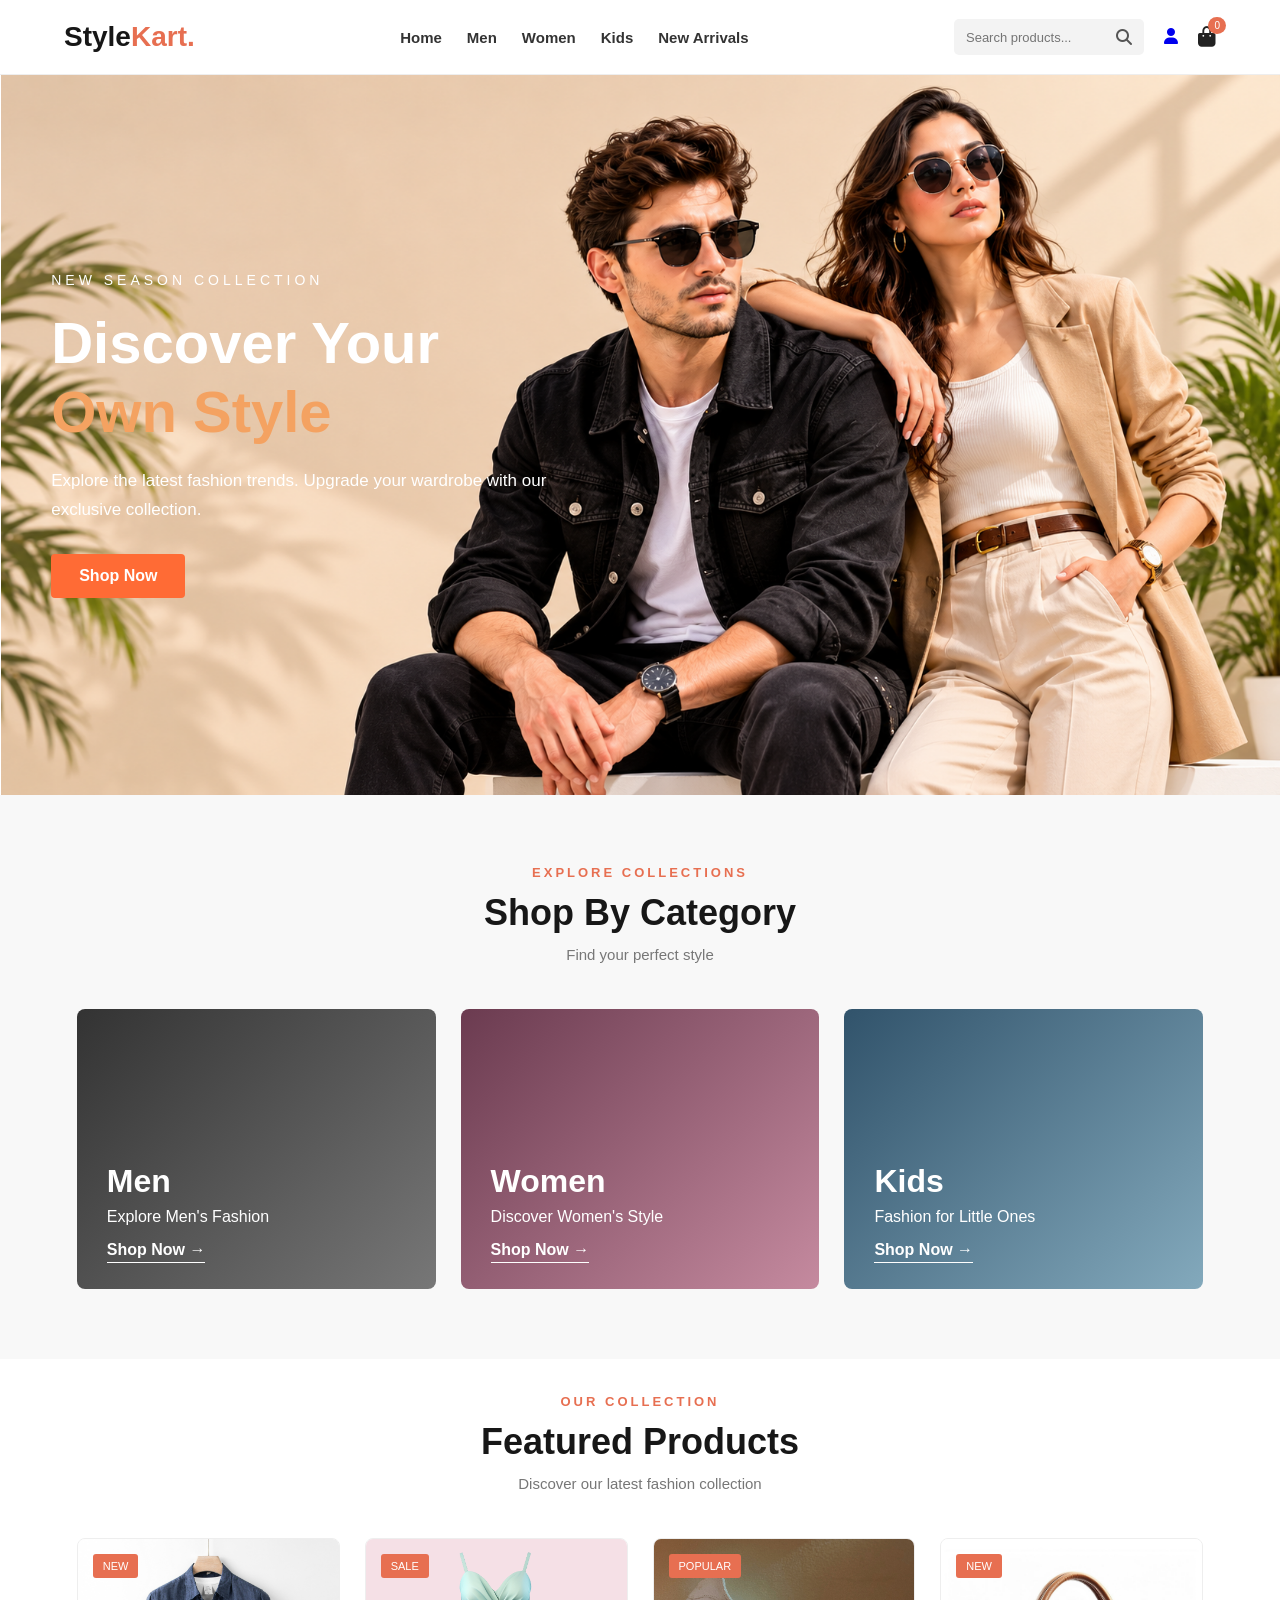
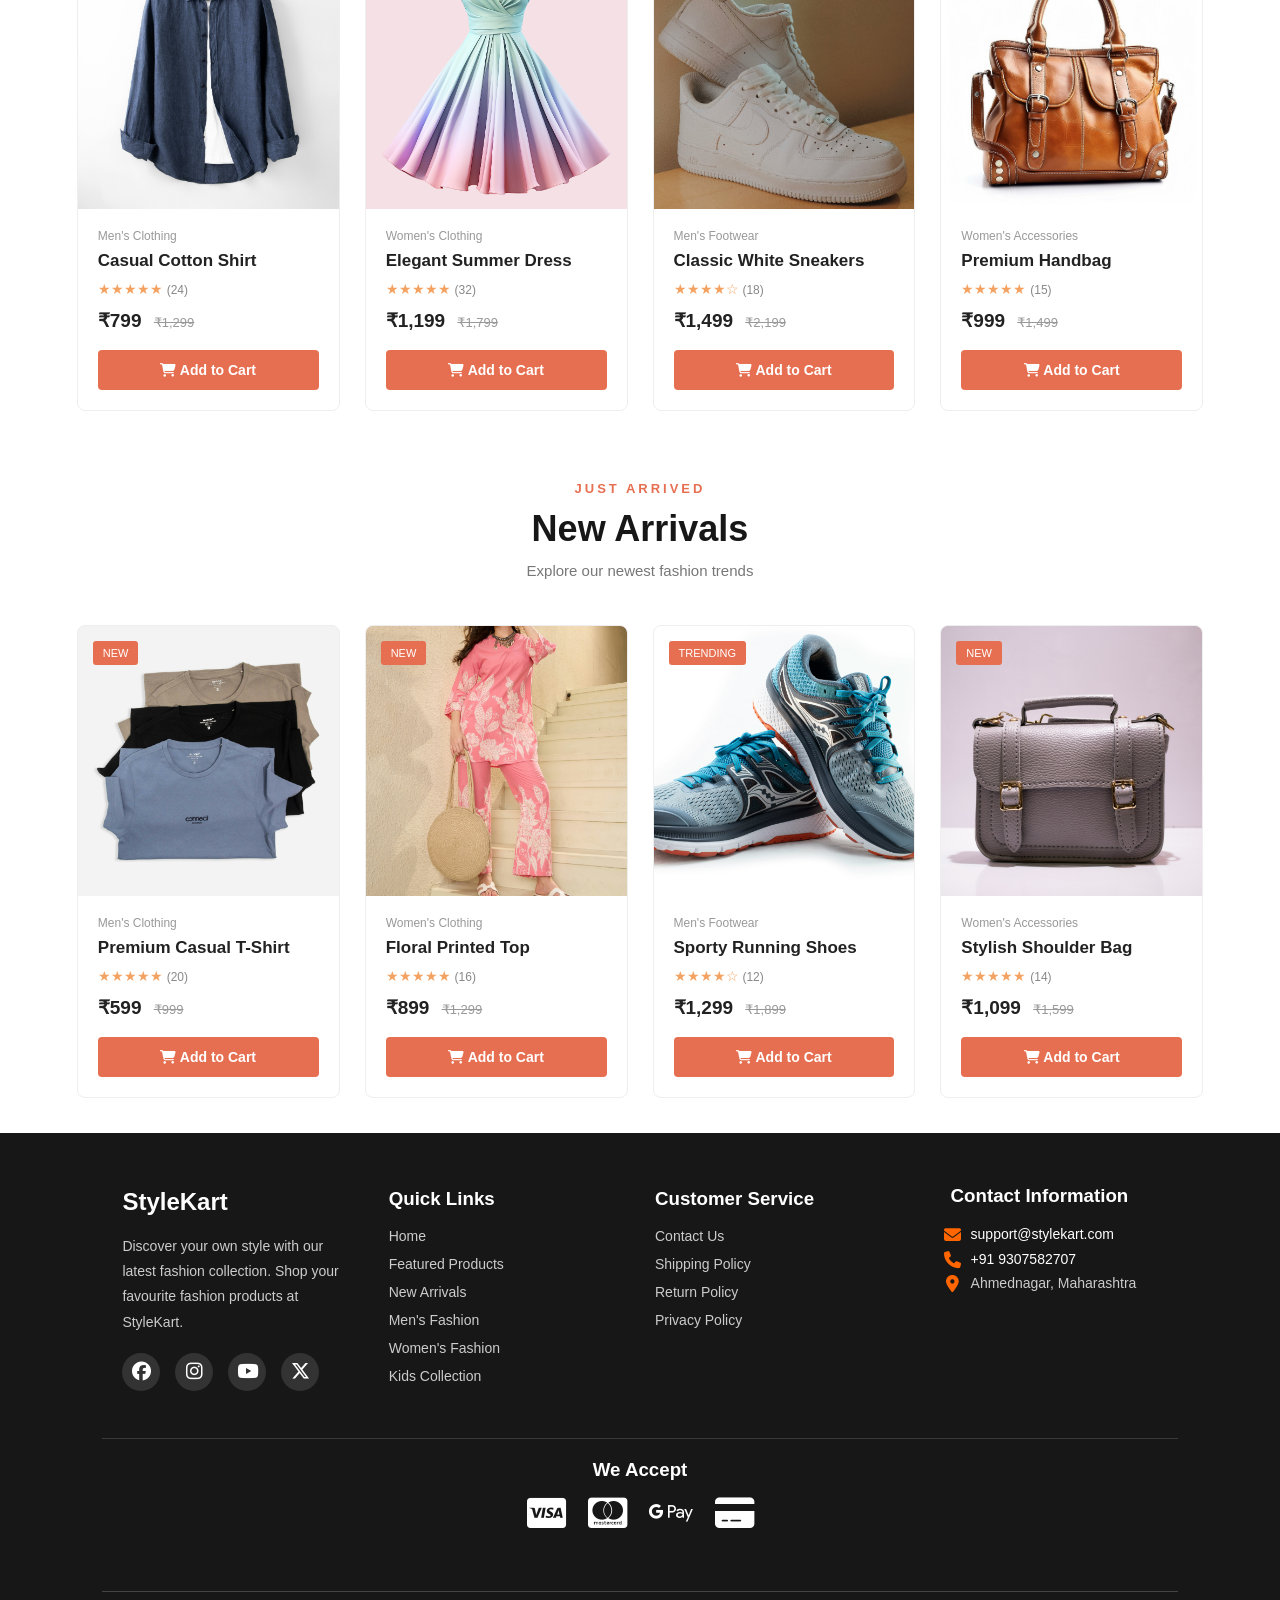
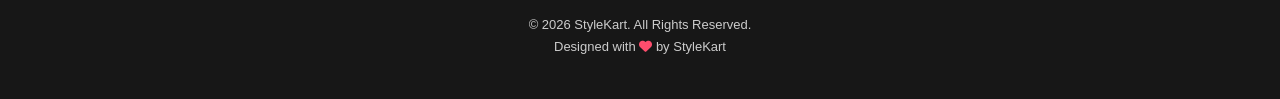
<file: index.html>
<!DOCTYPE html>
<html lang="en">
<head>
    <meta charset="UTF-8">
    <meta name="viewport" content="width=device-width, initial-scale=1.0">

    <title>StyleKart | Fashion Store</title>

    <link rel="stylesheet" href="style.css">
    

    <!-- Icons -->
    <link rel="stylesheet"
    href="https://cdnjs.cloudflare.com/ajax/libs/font-awesome/6.5.0/css/all.min.css">
</head>

<body>

    <!-- Top Announcement -->
    <!-- <div class="top-bar">
        Free Shipping on Orders Above ₹999
    </div> -->

    <!-- Header -->
    <header class="header">

        <div class="logo">
            Style<span>Kart.</span>
        </div>

        <nav class="navbar" id="navbar">
            <a href="#">Home</a>
            <a href="men.html">Men</a>
            <a href="women.html">Women</a>
            <a href="kids.html">Kids</a>
            <a href="#new-arrivals">New Arrivals</a>
         </nav>

        <div class="header-actions">

            <div class="search-box">
                <input type="text" id="searchInput" placeholder="Search products...">
                <i class="fa-solid fa-magnifying-glass"></i>
            </div>

            <!-- <a href="login.html" class="header-icon" aria-label="Account">
                <i class="fa-regular fa-user"></i>
            </a> -->

            <div class="user-account" id="accountArea">
               <a href="login.html">
               <i class="fa-solid fa-user"></i>
               </a>
            </div>

            <a href="#" class="header-icon cart-icon"
                id="cartToggle"
                aria-label="Shopping Cart">
                <i class="fa-solid fa-bag-shopping"></i>
                <span class="cart-count">0</span>
            </a>

            <button class="menu-btn" id="menuBtn"
                    aria-label="Open menu"
                    aria-expanded="false">
                <i class="fa-solid fa-bars"></i>
            </button>

        </div>

    </header>


<!-- Hero Section -->
<section class="hero">

    <div class="hero-content">

        <p class="hero-subtitle">
            NEW SEASON COLLECTION
        </p>

        <h1>
            Discover Your
            <span>Own Style</span>
        </h1>

        <p class="hero-description">
            Explore the latest fashion trends.
            Upgrade your wardrobe with our exclusive collection.
        </p>

        <a href="#products" class="shop-btn">
            Shop Now
        </a>

    </div>

</section>


<!-- Shop By Category Section -->
<section class="category-section">

    <div class="section-heading">
        <p>EXPLORE COLLECTIONS</p>
        <h2>Shop By Category</h2>
        <span>Find your perfect style</span>
    </div>

    <div class="category-container">

        <a href="men.html" class="category-card" id="men">
            <div class="category-content">
                <h2>Men</h2>
                <p>Explore Men's Fashion</p>
                <span>Shop Now →</span>
            </div>
        </a>

        <a href="women.html" class="category-card" id="women">
            <div class="category-content">
                <h2>Women</h2>
                <p>Discover Women's Style</p>
                <span>Shop Now →</span>
            </div>
        </a>

        <a href="kids.html" class="category-card" id="kids">
            <div class="category-content">
                <h2>Kids</h2>
                <p>Fashion for Little Ones</p>
                <span>Shop Now →</span>
            </div>
        </a>

    </div>

</section>



<!-- Featured Products Section -->
<section class="products-section" id="products">

    <div class="section-heading">
        <p>OUR COLLECTION</p>
        <h2>Featured Products</h2>
        <span>Discover our latest fashion collection</span>
    </div>

    <div class="products-container">

        
        <!-- Product 1 -->
        <div class="product-card" onclick="openProductDetails('Casual Cotton Shirt')">
            <div class="product-image product-1">
                <span class="product-tag">NEW</span>
               <img src="images/shirt.jpg" alt="Casual Cotton Shirt">
            </div>

            <div class="product-details">
                <p class="category">Men's Clothing</p>
                <h3>Casual Cotton Shirt</h3>
                <div class="rating">★★★★★ <span>(24)</span></div>
                <div class="price">
                    ₹799 <del>₹1,299</del>
                </div>
                <button class="add-cart"
                    data-name="Casual Cotton Shirt"
                    data-price="799"
                    data-image="images/shirt.jpg"
                    onclick="event.stopPropagation()">
                    <i class="fa-solid fa-cart-shopping"></i>
                    Add to Cart
                </button>
            </div>
        </div>

        <!-- Product 2 -->
        <div class="product-card" onclick="openProductDetails('Elegant Summer Dress')">
            <div class="product-image product-2">
                <span class="product-tag">SALE</span>
                <img src="images/Summer Dress.png" alt="Elegant Summer Dress">
            </div>

            <div class="product-details">
                <p class="category">Women's Clothing</p>
                <h3>Elegant Summer Dress</h3>
                <div class="rating">★★★★★ <span>(32)</span></div>
                <div class="price">
                    ₹1,199 <del>₹1,799</del>
                </div>
                <button class="add-cart"
                        data-name="Elegant Summer Dress"
                        data-price="1199"
                        data-image="images/Summer Dress.png"
                        onclick="event.stopPropagation()">
                        <i class="fa-solid fa-cart-shopping"></i>
                        Add to Cart
                </button>
            </div>
        </div>

        <!-- Product 3 -->
        <div class="product-card" onclick="openProductDetails('Classic White Sneakers')">
            <div class="product-image product-3">
                <span class="product-tag">POPULAR</span>
                <img src="images/Sneakers.jpg" alt="Classic White Sneakers">
            </div>

            <div class="product-details">
                <p class="category">Men's Footwear</p>
                <h3>Classic White Sneakers</h3>
                <div class="rating">★★★★☆ <span>(18)</span></div>
                <div class="price">
                    ₹1,499 <del>₹2,199</del>
                </div>
                <button class="add-cart"
                        data-name="Classic White Sneakers"
                        data-price="1499"
                        data-image="images/Sneakers.jpg"
                        onclick="event.stopPropagation()">
                        <i class="fa-solid fa-cart-shopping"></i>
                    Add to Cart
                </button>
            </div>
        </div>

        <!-- Product 4 -->
        <div class="product-card" onclick="openProductDetails('Premium Handbag')">
            <div class="product-image product-4">
                <span class="product-tag">NEW</span>
                 <img src="images/Handbag.jpg" alt="Premium Handbag">
            </div>

            <div class="product-details">
                <p class="category">Women's Accessories</p>
                <h3>Premium Handbag</h3>
                <div class="rating">★★★★★ <span>(15)</span></div>
                <div class="price">
                    ₹999 <del>₹1,499</del>
                </div>
                <button class="add-cart"
                        data-name="Premium Handbag"
                        data-price="999"
                        data-image="images/Handbag.jpg"
                        onclick="event.stopPropagation()">
                        <i class="fa-solid fa-cart-shopping"></i>
                    Add to Cart
                </button>
            </div>
        </div>

    </div>

</section>


<!-- New Arrivals Section -->
<section class="products-section new-arrivals" id="new-arrivals">

    <div class="section-heading">
        <p>JUST ARRIVED</p>
        <h2>New Arrivals</h2>
        <span>Explore our newest fashion trends</span>
    </div>

    <div class="products-container">

        <!-- New Product 1 -->
        <div class="product-card" onclick="openProductDetails('Premium Casual T-Shirt')">
            <div class="product-image product-1">
                <span class="product-tag">NEW</span>
                <!-- <div class="image-placeholder">MEN'S FASHION</div> -->
                 <img src="images/Premium Casual T-Shirt.jpg" alt="Premium Casual T-Shirt">
            </div>

            <div class="product-details">
                <p class="category">Men's Clothing</p>
                <h3>Premium Casual T-Shirt</h3>
                <div class="rating">★★★★★ <span>(20)</span></div>
                <div class="price">
                    ₹599 <del>₹999</del>
                </div>

                <button class="add-cart"
                    data-name="Premium Casual T-Shirt"
                    data-price="599"
                    data-image="images/Premium Casual T-Shirt.jpg"
                    onclick="event.stopPropagation()">
                    <i class="fa-solid fa-cart-shopping"></i>
                    Add to Cart
                </button>
            </div>
        </div>

        <!-- New Product 2 -->
        <div class="product-card" onclick="openProductDetails('Floral Printed Top')">
            <div class="product-image product-2">
                <span class="product-tag">NEW</span>
               <img src="images/Floral Printed Top.jpg" alt="Floral Printed Top">
            </div>

            <div class="product-details">
                <p class="category">Women's Clothing</p>
                <h3>Floral Printed Top</h3>
                <div class="rating">★★★★★ <span>(16)</span></div>
                <div class="price">
                    ₹899 <del>₹1,299</del>
                </div>

                <button class="add-cart"
                    data-name="Floral Printed Top"
                    data-price="899"
                    data-image="images/Floral Printed Top.jpg"
                    onclick="event.stopPropagation()">
                    <i class="fa-solid fa-cart-shopping"></i>
                    Add to Cart
                </button>
            </div>
        </div>

        <!-- New Product 3 -->
        <div class="product-card" onclick="openProductDetails('Sporty Running Shoes')">
            <div class="product-image product-3">
                <span class="product-tag">TRENDING</span>
                <img src="images/Sporty Running Shoes.jpg" alt="Sporty Running Shoes">
            </div>

            <div class="product-details">
                <p class="category">Men's Footwear</p>
                <h3>Sporty Running Shoes</h3>
                <div class="rating">★★★★☆ <span>(12)</span></div>
                <div class="price">
                    ₹1,299 <del>₹1,899</del>
                </div>

                <button class="add-cart"
                    data-name="Sporty Running Shoes"
                    data-price="1299"
                    data-image="images/Sporty Running Shoes.jpg"
                    onclick="event.stopPropagation()">
                    <i class="fa-solid fa-cart-shopping"></i>
                    Add to Cart
                </button>
            </div>
        </div>

        <!-- New Product 4 -->
        <div class="product-card" onclick="openProductDetails('Stylish Shoulder Bag')">
            <div class="product-image product-4">
                <span class="product-tag">NEW</span>
               <img src="images/Stylish Shoulder Bag.jpg" alt="Stylish Shoulder Bag">
            </div>

            <div class="product-details">
                <p class="category">Women's Accessories</p>
                <h3>Stylish Shoulder Bag</h3>
                <div class="rating">★★★★★ <span>(14)</span></div>
                <div class="price">
                    ₹1,099 <del>₹1,599</del>
                </div>

                <button class="add-cart"
                    data-name="Stylish Shoulder Bag"
                    data-price="1099"
                    data-image="images/Stylish Shoulder Bag.jpg"
                    onclick="event.stopPropagation()">
                    <i class="fa-solid fa-cart-shopping"></i>
                    Add to Cart
                </button>
            </div>
        </div>

    </div>

</section>



        <!-- Shopping Cart Panel -->
        <div class="cart-panel" id="cartPanel">

            <div class="cart-header">
                <h2>My Shopping Cart</h2>
                <button id="closeCart">&times;</button>
            </div>

            <div id="cartItems">
                <p class="empty-cart">Your cart is empty!</p>
            </div>

            <div class="cart-footer">
                <h3>Total: ₹<span id="cartTotal">0</span></h3>
                <button class="checkout-btn" onclick="window.location.href='checkout.html'">
                    Proceed to Checkout
                </button>
            </div>

        </div>

    
   
<!-- FOOTER SECTION -->
<footer class="footer">

    <div class="footer-container">

        <!-- ABOUT -->
        <div class="footer-box">
            <h2>StyleKart</h2>

            <p>
                Discover your own style with our latest
                fashion collection. Shop your favourite
                fashion products at StyleKart.
            </p>

            <div class="footer-social">
                <a href="#" aria-label="Facebook">
                    <i class="fa-brands fa-facebook"></i>
                </a>

                <a href="#" aria-label="Instagram">
                    <i class="fa-brands fa-instagram"></i>
                </a>

                <a href="#" aria-label="YouTube">
                    <i class="fa-brands fa-youtube"></i>
                </a>

                <a href="#" aria-label="Twitter">
                    <i class="fa-brands fa-x-twitter"></i>
                </a>
            </div>
        </div>

        <!-- QUICK LINKS -->
        <div class="footer-box">
            <h3>Quick Links</h3>

            <a href="index.html">Home</a>
            <a href="index.html#products">Featured Products</a>
            <a href="index.html#new-arrivals">New Arrivals</a>
            <a href="men.html">Men's Fashion</a>
            <a href="women.html">Women's Fashion</a>
            <a href="kids.html">Kids Collection</a>
        </div>

        <!-- CUSTOMER SERVICE -->
        <div class="footer-box">
            <h3>Customer Service</h3>

            <a href="contact.html">Contact Us</a>
            <a href="shipping-policy.html">Shipping Policy</a>
            <a href="return-policy.html">Return Policy</a>
            <a href="privacy-policy.html">Privacy Policy</a>
        </div>

        <!-- CONTACT -->
        <div class="footer-box">
            <h3>Contact Information</h3>

            <p>
                <i class="fa-solid fa-envelope"></i>
                <a href="mailto:support@stylekart.com">
                    support@stylekart.com
                </a>
            </p>

            <p>
                <i class="fa-solid fa-phone"></i>
                <a href="tel:+919307582707">
                    +91 9307582707
                </a>
            </p>

            <p>
                <i class="fa-solid fa-location-dot"></i>
                Ahmednagar, Maharashtra
            </p>
        </div>

    </div>

    <!-- PAYMENT METHODS -->
    <div class="footer-payment">

        <h3>We Accept</h3>

        <div class="payment-icons">
            <i class="fa-brands fa-cc-visa"></i>
            <i class="fa-brands fa-cc-mastercard"></i>
            <i class="fa-brands fa-google-pay"></i>
            <i class="fa-solid fa-credit-card"></i>
        </div>

    </div>

    <!-- COPYRIGHT -->
    <div class="footer-bottom">
        <p>© 2026 StyleKart. All Rights Reserved.</p>
        <p>Designed with <i class="fa-solid fa-heart"></i> by StyleKart</p>
    </div>

</footer>



    <script src="script.js"></script>

</body>
</html>
</file>
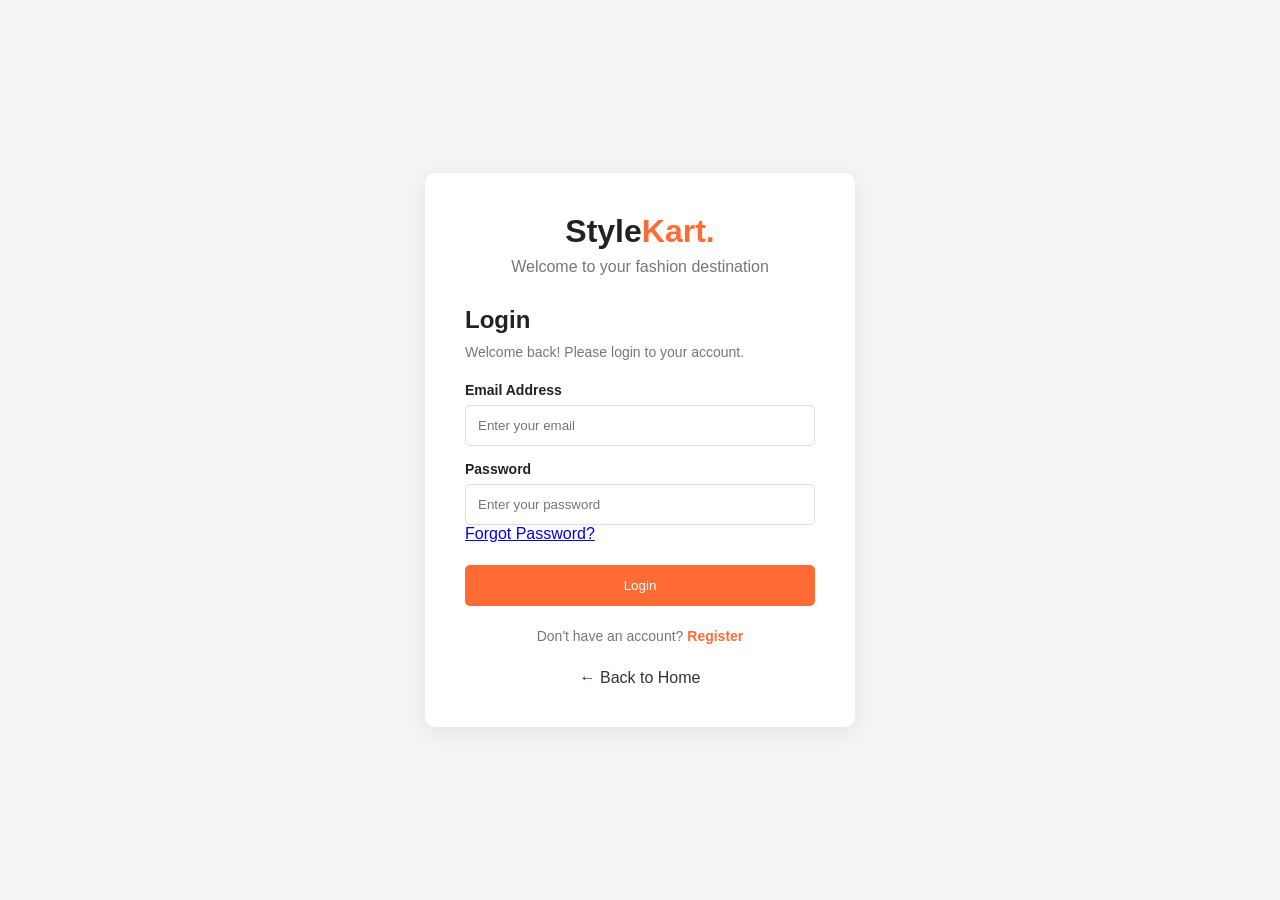
<file: account.html>
<!DOCTYPE html>
<html lang="en">

<head>
    <meta charset="UTF-8">
    <meta name="viewport" content="width=device-width, initial-scale=1.0">

    <title>My Account | StyleKart</title>

    <link rel="stylesheet"
    href="https://cdnjs.cloudflare.com/ajax/libs/font-awesome/6.5.0/css/all.min.css">

    <link rel="stylesheet" href="style.css">
</head>

<body>

    <!-- ACCOUNT PAGE -->

    <div class="account-page">

        <!-- PAGE HEADER -->

        <div class="account-header">

            <a href="index.html" class="account-logo">
                STYLEKART<span>.</span>
            </a>

            <a href="index.html" class="account-home-link">
                <i class="fa-solid fa-arrow-left"></i>
                Continue Shopping
            </a>

        </div>


        <!-- PROFILE HEADER -->

        <section class="account-welcome">

            <div class="account-profile-info">

                <div class="account-avatar">
                    <i class="fa-solid fa-user"></i>
                </div>

                <div>
                    <span class="account-small-title">
                        MY STYLEKART ACCOUNT
                    </span>

                    <h1 id="customerName"></h1>

                    <p id="customerEmail"></p>
                </div>

            </div>

            <div class="account-welcome-text">
                <p>Welcome back!</p>
                <h2>Your Style. Your Account.</h2>
            </div>

        </section>


        <!-- DASHBOARD -->

        <section class="account-dashboard">

            <div class="account-section-heading">
                <div>
                    
                    <h2>My Dashboard</h2>
                </div>
            </div>

            <div class="dashboard-stats">

                <div class="stat-card">
                    <div class="stat-icon">
                        <i class="fa-solid fa-bag-shopping"></i>
                    </div>

                    <p>Total Orders</p>
                    <h3 id="totalOrders">0</h3>
                </div>

                <div class="stat-card">
                    <div class="stat-icon">
                        <i class="fa-solid fa-clock"></i>
                    </div>

                    <p>Pending Orders</p>
                    <h3 id="pendingOrders">0</h3>
                </div>

                <div class="stat-card">
                    <div class="stat-icon">
                        <i class="fa-solid fa-circle-check"></i>
                    </div>

                    <p>Delivered Orders</p>
                    <h3 id="deliveredOrders">0</h3>
                </div>

            </div>

        </section>


        <!-- MY ORDERS -->

        <section class="account-content-section my-orders-section">

            <div class="account-section-heading">
                <div>
                    <span>YOUR PURCHASES</span>
                    <h2>
                        <i class="fa-solid fa-box"></i>
                        My Orders
                    </h2>
                </div>
            </div>

            <p class="account-section-description">
                View and track your recent orders.
            </p>

            <div id="accountOrders"></div>

        </section>


        <!-- ADDRESS BOOK -->

        <section class="account-content-section address-book-section">

            <div class="account-section-heading">
                <div>
                    <span>DELIVERY DETAILS</span>
                    <h2>
                        <i class="fa-solid fa-location-dot"></i>
                        My Addresses
                    </h2>
                </div>
            </div>

            <p class="account-section-description">
                Manage your delivery addresses.
            </p>

            <button type="button" id="addAddressBtn">
                <i class="fa-solid fa-plus"></i>
                Add New Address
            </button>

            <form id="addressForm" style="display:none;">

                <label>Full Name</label>
                <input type="text" id="addressName" required>

                <label>Mobile Number</label>
                <input type="tel" id="addressMobile"
                       pattern="[0-9]{10}" maxlength="10" required>

                <label>Full Address</label>
                <textarea id="addressText" required></textarea>

                <label>City</label>
                <input type="text" id="addressCity" required>

                <label>PIN Code</label>
                <input type="text" id="addressPincode"
                       pattern="[0-9]{6}" maxlength="6" required>

                <button type="submit" id="saveAddressBtn">
                    Save Address
                </button>

                <button type="button" id="cancelAddressBtn">
                    Cancel
                </button>

            </form>

            <div id="savedAddresses"></div>

        </section>


        <!-- ACCOUNT SETTINGS -->

        <section class="account-content-section account-settings">

            <div class="account-section-heading">
                <div>
                    <span>PERSONAL INFORMATION</span>
                    <h2>
                        <i class="fa-solid fa-user-gear"></i>
                        Account Settings
                    </h2>
                </div>
            </div>


            <!-- EDIT PROFILE -->

            <div class="account-setting-item">

                <div class="setting-item-info">
                    <i class="fa-solid fa-user-pen"></i>

                    <div>
                        <h3>Personal Information</h3>
                        <p>Update your name and email address.</p>
                    </div>
                </div>

                <button type="button" id="editProfileBtn">
                    Edit Profile
                </button>

            </div>

            <form id="editProfileForm" style="display:none;">

                <label>Full Name</label>
                <input type="text" id="editName" required>

                <label>Email Address</label>
                <input type="email" id="editEmail" required>

                <button type="submit">Save Changes</button>

                <button type="button" id="cancelEdit">
                    Cancel
                </button>

            </form>


            <!-- CHANGE PASSWORD -->

            <div class="account-setting-item">

                <div class="setting-item-info">
                    <i class="fa-solid fa-lock"></i>

                    <div>
                        <h3>Password & Security</h3>
                        <p>Keep your account secure.</p>
                    </div>
                </div>

                <button type="button" id="changePasswordBtn">
                    Change Password
                </button>

            </div>

            <form id="changePasswordForm"
                  style="display:none;">

                <label>Current Password</label>
                <input type="password" id="currentPassword" required>

                <label>New Password</label>
                <input type="password" id="newPassword"
                       minlength="6" required>

                <label>Confirm New Password</label>
                <input type="password" id="confirmPassword"
                       minlength="6" required>

                <button type="submit">Update Password</button>

                <button type="button" id="cancelPassword">
                    Cancel
                </button>

            </form>

        </section>


        <!-- LOGOUT -->

        <div class="account-logout-section">

            <button type="button" id="accountLogout">
                <i class="fa-solid fa-right-from-bracket"></i>
                Logout
            </button>

        </div>


        <!-- FOOTER -->

        <div class="account-footer">
            <p>© 2026 StyleKart. All Rights Reserved.</p>
        </div>

    </div>


    <script src="account.js"></script>

</body>
</html>
</file>
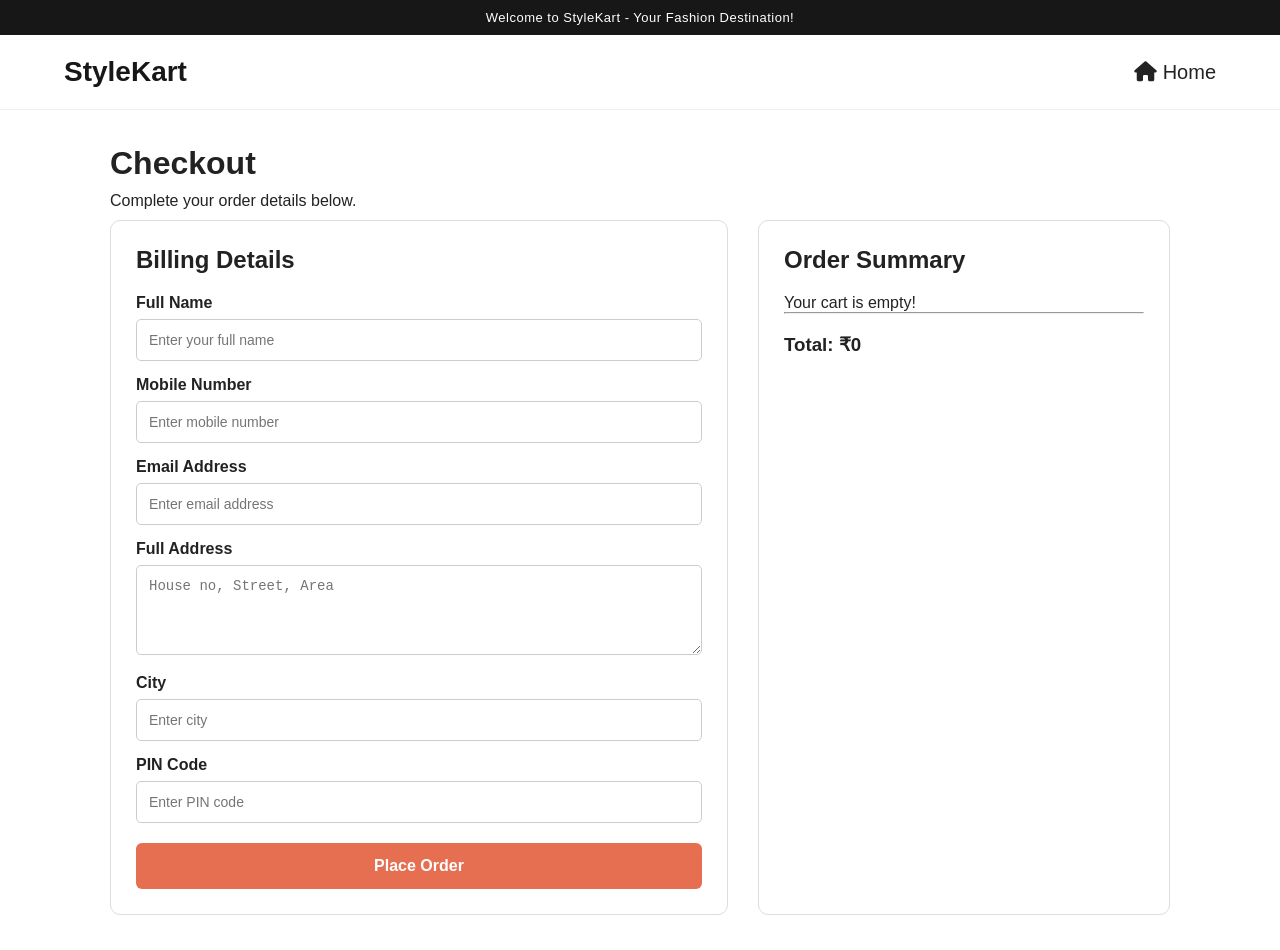
<file: checkout.html>
<!DOCTYPE html>
<html lang="en">
<head>
    <meta charset="UTF-8">
    <meta name="viewport" content="width=device-width, initial-scale=1.0">

    <title>Checkout | StyleKart</title>

    <link rel="stylesheet" href="style.css">

    <link rel="stylesheet"
    href="https://cdnjs.cloudflare.com/ajax/libs/font-awesome/6.5.0/css/all.min.css">
</head>

<body>

    <div class="top-bar">
        Welcome to StyleKart - Your Fashion Destination!
    </div>

    <header class="header">
        <div class="logo">StyleKart</div>

        <a href="index.html" class="header-icon">
            <i class="fa-solid fa-house"></i> Home
        </a>
    </header>

    <main class="checkout-page">

        <h1>Checkout</h1>
        <p>Complete your order details below.</p>

        <div class="checkout-container">

            <section class="checkout-form">

                <h2>Billing Details</h2>

                
            <form id="checkoutForm">

                <label>Full Name</label>
                <input type="text" id="billingName"
                    placeholder="Enter your full name" required>

                <label>Mobile Number</label>
                <input type="tel" id="billingMobile"
                    placeholder="Enter mobile number"
                    pattern="[0-9]{10}" maxlength="10" required>

                <label>Email Address</label>
                <input type="email" id="billingEmail"
                    placeholder="Enter email address" required>

                <label>Full Address</label>
                <textarea id="billingAddress"
                        placeholder="House no, Street, Area" required></textarea>

                <label>City</label>
                <input type="text" id="billingCity"
                    placeholder="Enter city" required>

                <label>PIN Code</label>
                <input type="text" id="billingPincode"
                    pattern="[0-9]{6}" maxlength="6"
                    placeholder="Enter PIN code" required>

                <button type="submit" class="checkout-btn">
                    Place Order
                </button>

            </form>


            </section>

            <section class="order-summary">

                <h2>Order Summary</h2>

                <div id="checkoutItems">
                    Your order items will appear here.
                </div>

                <hr>

                <h3>Total: ₹<span id="checkoutTotal">0</span></h3>

            </section>

        </div>

    </main>

    <script src="checkout.js"></script>

</body>
</html>
</file>
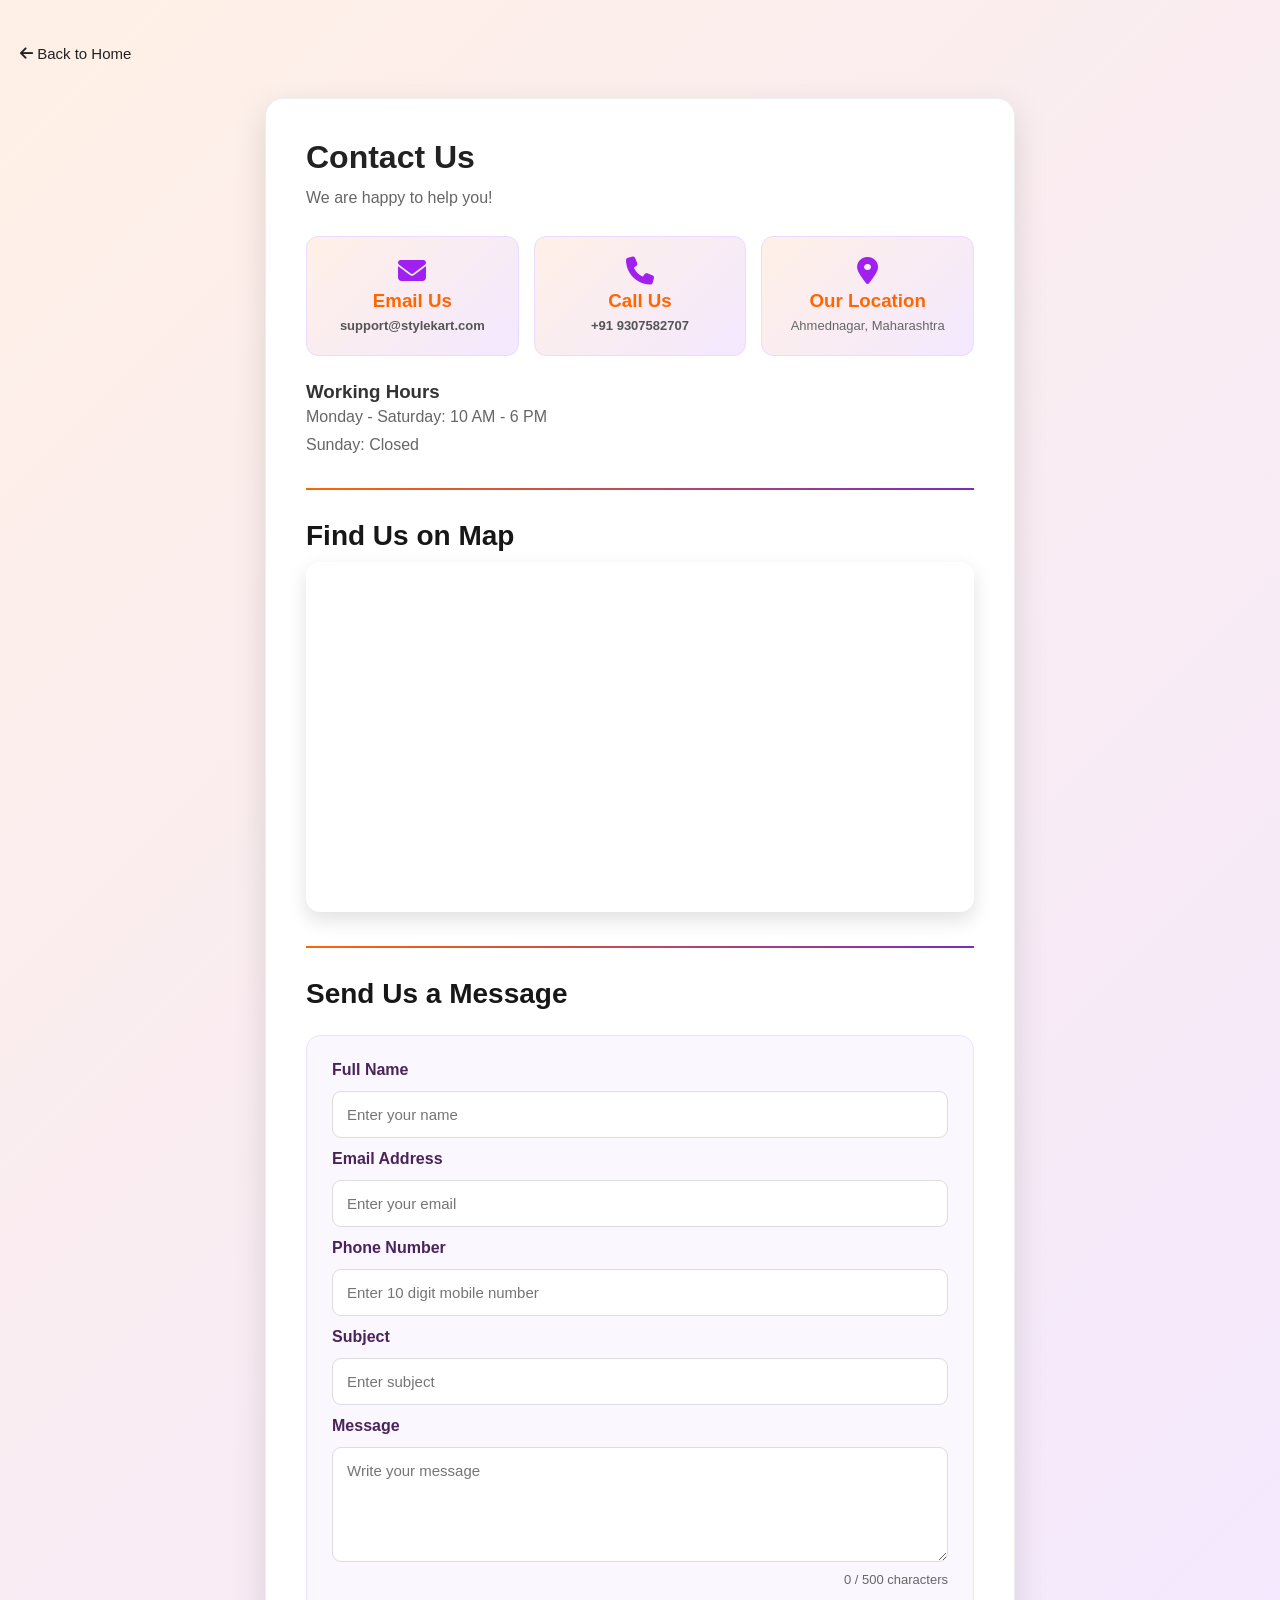
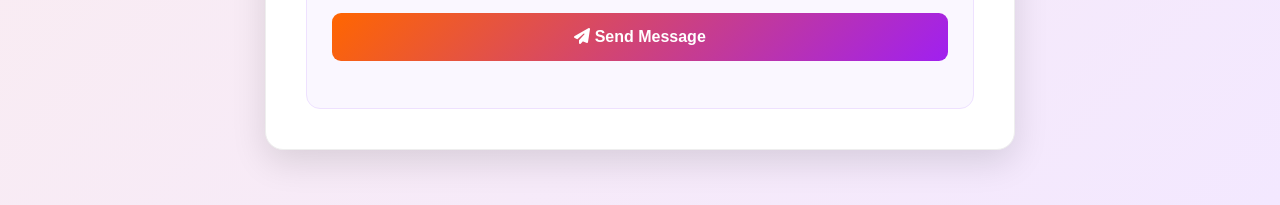
<file: contact.html>
<!DOCTYPE html>
<html lang="en">
<head>
    <meta charset="UTF-8">
    <meta name="viewport" content="width=device-width, initial-scale=1.0">

    <title>Contact Us | StyleKart</title>

    <link rel="stylesheet" href="style.css">

    <link rel="stylesheet"
    href="https://cdnjs.cloudflare.com/ajax/libs/font-awesome/6.5.0/css/all.min.css">
</head>

<body>

    <div class="product-detail-page">

        <a href="index.html" class="back-home">
            <i class="fa-solid fa-arrow-left"></i> Back to Home
        </a>

        <div class="detail-info">

            <h1>Contact Us</h1>
            <p>We are happy to help you!</p>

            <!-- CONTACT CARDS -->
            <div class="contact-cards">

                <div class="contact-card">
                    <i class="fa-solid fa-envelope"></i>
                    <h3>Email Us</h3>
                    <p>
                        <a href="mailto:support@stylekart.com">
                            support@stylekart.com
                        </a>
                    </p>
                </div>

                <div class="contact-card">
                    <i class="fa-solid fa-phone"></i>
                    <h3>Call Us</h3>
                    <p>
                        <a href="tel:+919307582707">
                            +91 9307582707
                        </a>
                    </p>
                </div>

                <div class="contact-card">
                    <i class="fa-solid fa-location-dot"></i>
                    <h3>Our Location</h3>
                    <p>Ahmednagar, Maharashtra</p>
                </div>

            </div>

            <!-- WORKING HOURS -->
            <h3>Working Hours</h3>

            <p>Monday - Saturday: 10 AM - 6 PM</p>
            <p>Sunday: Closed</p>

            <hr>

            <!-- GOOGLE MAP -->
            <div class="map-section">

                <h2>Find Us on Map</h2>

                <iframe
                    src="https://www.google.com/maps?q=Ahmednagar,Maharashtra,India&output=embed"
                    width="100%"
                    height="350"
                    style="border:0;"
                    allowfullscreen=""
                    loading="lazy"
                    referrerpolicy="no-referrer-when-downgrade">
                </iframe>

            </div>

            <hr>

            <!-- CONTACT FORM -->
            <h2>Send Us a Message</h2>

            <form id="contactForm">

                <label for="contactName">Full Name</label>
                <input type="text" id="contactName"
                       placeholder="Enter your name" required>

                <label for="contactEmail">Email Address</label>
                <input type="email" id="contactEmail"
                       placeholder="Enter your email" required>

                <label for="contactPhone">Phone Number</label>
                <input
                    type="tel"
                    id="contactPhone"
                    placeholder="Enter 10 digit mobile number"
                    maxlength="10"
                    pattern="[6-9][0-9]{9}"
                    inputmode="numeric"
                    required>

                <label for="contactSubject">Subject</label>
                <input type="text" id="contactSubject"
                       placeholder="Enter subject" required>

                <label for="contactMessage">Message</label>
                <textarea id="contactMessage"
                          placeholder="Write your message"
                          maxlength="500"
                          rows="5" required></textarea>

                <p id="messageCounter">0 / 500 characters</p>

                <button type="submit">
                    <i class="fa-solid fa-paper-plane"></i>
                    Send Message
                </button>

                <p id="contactSuccess"></p>

            </form>

        </div>

    </div>

    <!-- SUCCESS POPUP -->
    <div id="successPopup" class="success-popup">

        <div class="success-popup-content">

            <i class="fa-solid fa-circle-check"></i>

            <h2>Message Submitted!</h2>

            <p>Thank you for contacting StyleKart.</p>
            <p>We appreciate your message!</p>

            <button type="button" id="closePopup">
                OK
            </button>

        </div>

    </div>

    <script src="contact.js"></script>

</body>
</html>
</file>
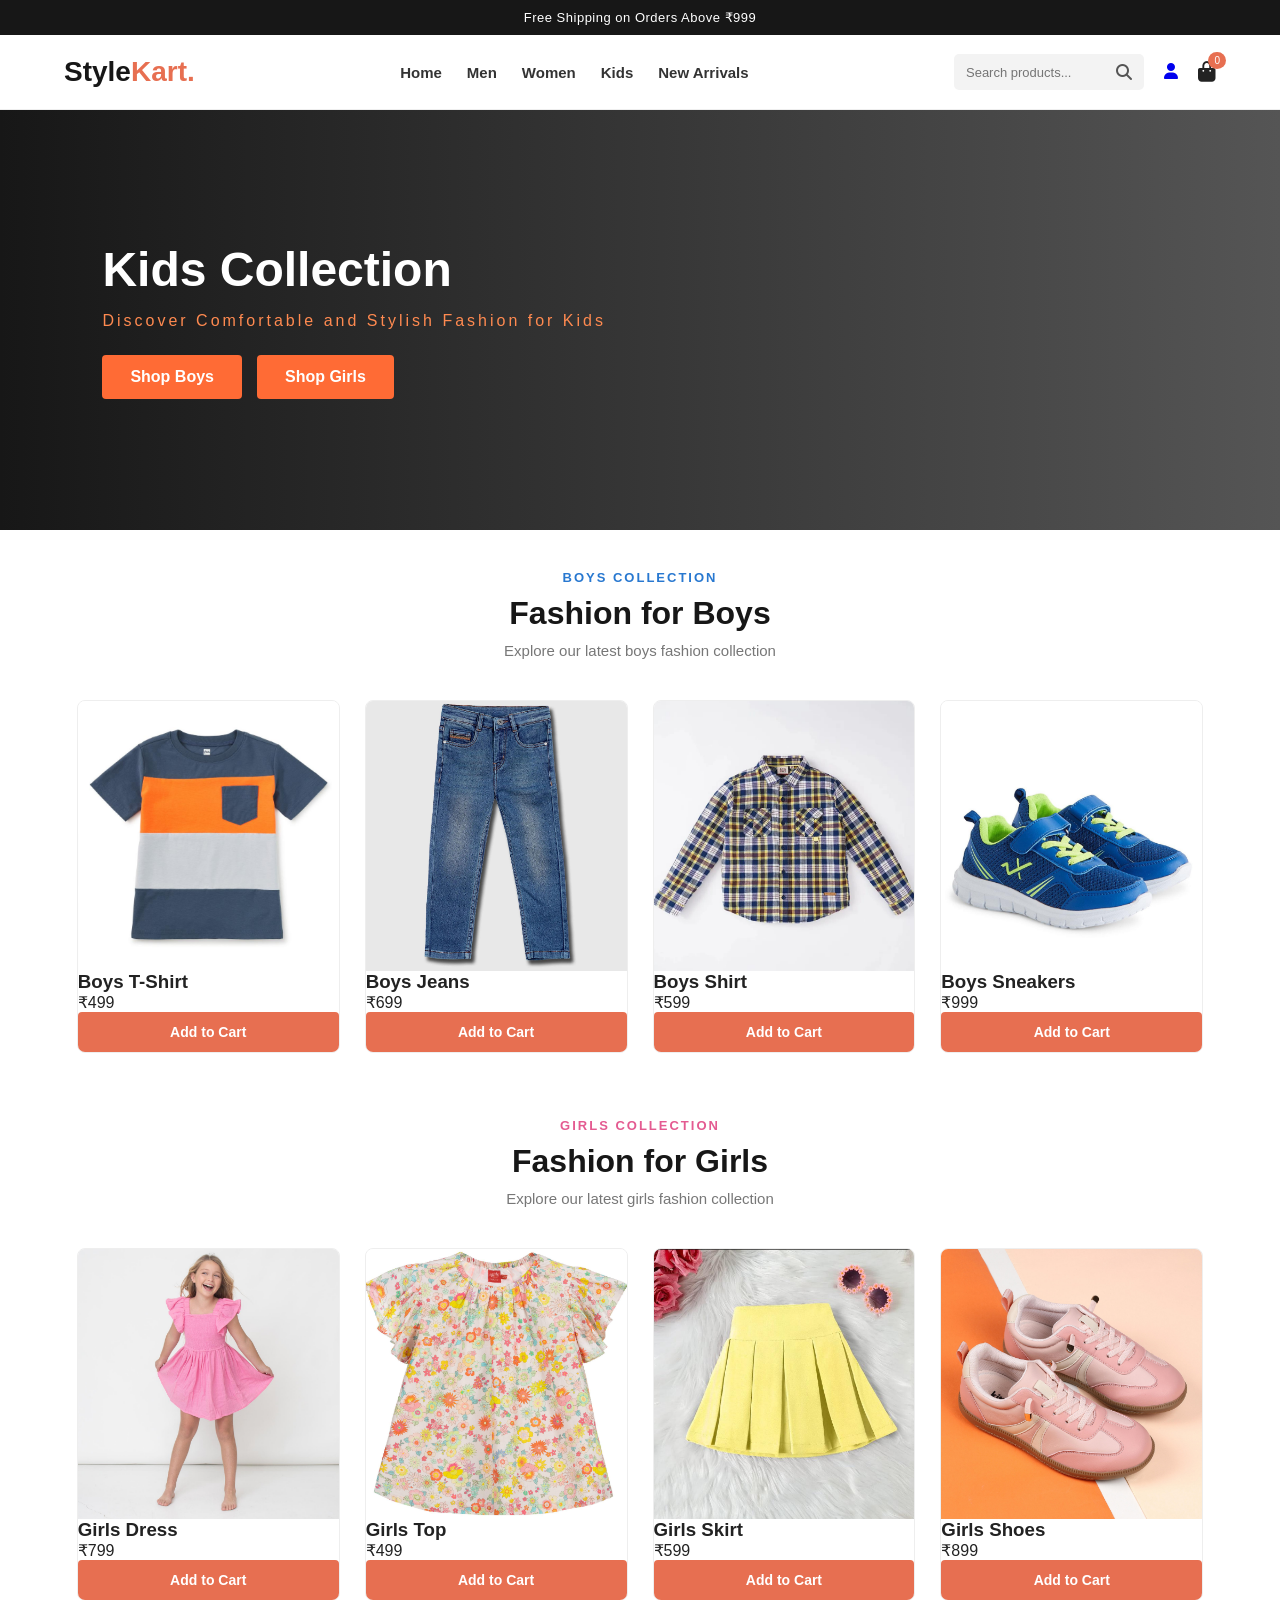
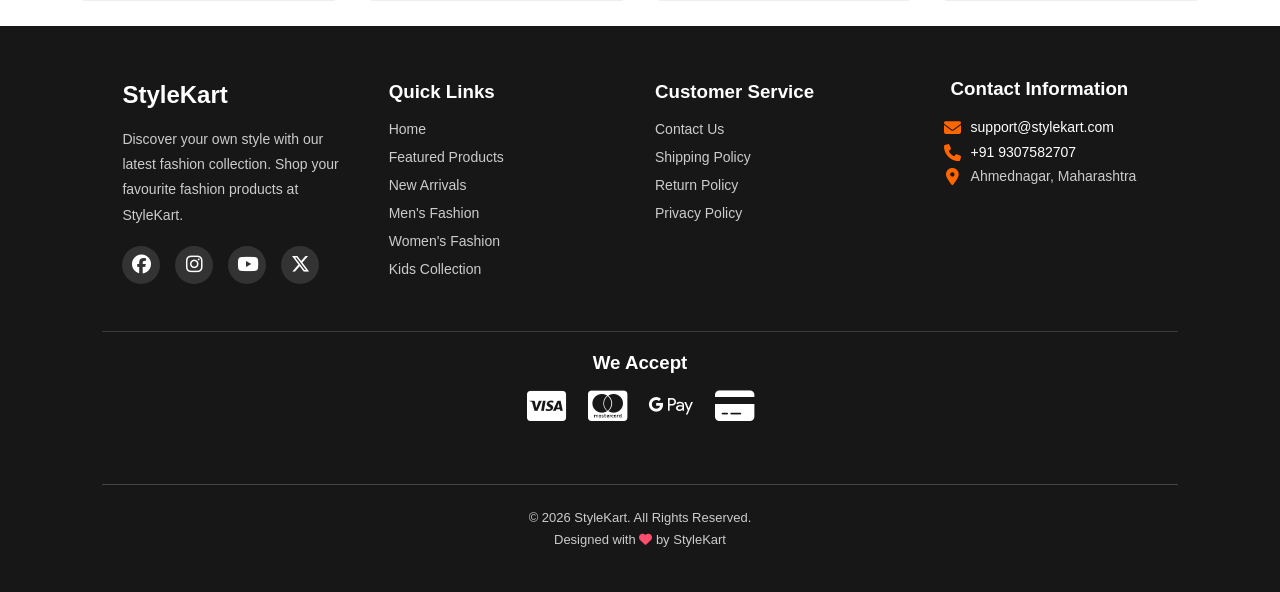
<file: kids.html>
<!DOCTYPE html>
<html lang="en">
<head>
    <meta charset="UTF-8">
    <meta name="viewport" content="width=device-width, initial-scale=1.0">

    <title>Kids Fashion | StyleKart</title>

    <link rel="stylesheet" href="style.css">

    <link rel="stylesheet"
    href="https://cdnjs.cloudflare.com/ajax/libs/font-awesome/6.5.0/css/all.min.css">
</head>

<body>

    <!-- Top Bar -->
    <div class="top-bar">
        Free Shipping on Orders Above ₹999
    </div>

    <!-- Header -->
    <header class="header">

        <div class="logo">
            Style<span>Kart.</span>
        </div>

        <nav class="navbar" id="navbar">
            <a href="index.html">Home</a>
            <a href="men.html">Men</a>
            <a href="women.html">Women</a>
            <a href="kids.html" class="active">Kids</a>
            <a href="index.html#new-arrivals">New Arrivals</a>
        </nav>

        <div class="header-actions">

            <div class="search-box">
                <input type="text" id="searchInput" placeholder="Search products...">
                <i class="fa-solid fa-magnifying-glass"></i>
            </div>

            <div class="user-account" id="accountArea">
                <a href="login.html">
                    <i class="fa-solid fa-user"></i>
                </a>
            </div>

            <a href="#" class="header-icon cart-icon"
            id="cartToggle" aria-label="Shopping Cart">
                <i class="fa-solid fa-bag-shopping"></i>
                <span class="cart-count">0</span>
            </a>

            <button class="menu-btn" id="menuBtn"
                    aria-label="Open menu" aria-expanded="false">
                <i class="fa-solid fa-bars"></i>
            </button>

        </div>

    </header>

    <!-- Kids Hero Section -->
<section class="men-hero">
    <div class="men-hero-content">

        <h1>Kids Collection</h1>

        <p>Discover Comfortable and Stylish Fashion for Kids</p>

        <div class="kids-hero-buttons">

            <a href="#boys-products" class="shop-btn">
                Shop Boys
            </a>

            <a href="#girls-products" class="shop-btn">
                Shop Girls
            </a>

        </div>

    </div>
</section>

    <!-- BOYS COLLECTION -->
    <section class="products-section" id="boys-products">

        <div class="section-heading">
            <p>BOYS COLLECTION</p>
            <h2>Fashion for Boys</h2>
            <span>Explore our latest boys fashion collection</span>
        </div>

        <div class="products-container">

            <!-- Boys Product 1 -->
            <div class="product-card"
            onclick="openProductDetails('Boys T-Shirt')">

                <div class="product-image">
                    <img src="images/Boys T-Shirt.png" alt="Boys T-Shirt">
                </div>

                <div class="product-info">
                    <h3>Boys T-Shirt</h3>
                    <p>₹499</p>

                    <button class="add-cart"
                    data-name="Boys T-Shirt"
                    data-price="499"
                    data-image="images/Boys T-Shirt.png"
                    onclick="event.stopPropagation()">
                        Add to Cart
                    </button>
                </div>
            </div>

            <!-- Boys Product 2 -->
            <div class="product-card"
            onclick="openProductDetails('Boys Jeans')">

                <div class="product-image">
                    <img src="images/Boys Jeans.png" alt="Boys Jeans">
                </div>

                <div class="product-info">
                    <h3>Boys Jeans</h3>
                    <p>₹699</p>

                    <button class="add-cart"
                    data-name="Boys Jeans"
                    data-price="699"
                    data-image="images/Boys Jeans.png"
                    onclick="event.stopPropagation()">
                        Add to Cart
                    </button>
                </div>
            </div>

            <!-- Boys Product 3 -->
            <div class="product-card"
            onclick="openProductDetails('Boys Shirt')">

                <div class="product-image">
                    <img src="images/Boys Shirt.png" alt="Boys Shirt">
                </div>

                <div class="product-info">
                    <h3>Boys Shirt</h3>
                    <p>₹599</p>

                    <button class="add-cart"
                    data-name="Boys Shirt"
                    data-price="599"
                    data-image="images/Boys Shirt.png"
                    onclick="event.stopPropagation()">
                        Add to Cart
                    </button>
                </div>
            </div>

            <!-- Boys Product 4 -->
            <div class="product-card"
            onclick="openProductDetails('Boys Sneakers')">

                <div class="product-image">
                    <img src="images/Boys Sneakers.png" alt="Boys Sneakers">
                </div>

                <div class="product-info">
                    <h3>Boys Sneakers</h3>
                    <p>₹999</p>

                    <button class="add-cart"
                    data-name="Boys Sneakers"
                    data-price="999"
                    data-image="images/Boys Sneakers.png"
                    onclick="event.stopPropagation()">
                        Add to Cart
                    </button>
                </div>
            </div>

        </div>
    </section>


    <!-- GIRLS COLLECTION -->
    <section class="products-section" id="girls-products">

        <div class="section-heading">
            <p>GIRLS COLLECTION</p>
            <h2>Fashion for Girls</h2>
            <span>Explore our latest girls fashion collection</span>
        </div>

        <div class="products-container">

            <!-- Girls Product 1 -->
            <div class="product-card"
            onclick="openProductDetails('Girls Dress')">

                <div class="product-image">
                    <img src="images/Girls Dress.png" alt="Girls Dress">
                </div>

                <div class="product-info">
                    <h3>Girls Dress</h3>
                    <p>₹799</p>

                    <button class="add-cart"
                    data-name="Girls Dress"
                    data-price="799"
                    data-image="images/Girls Dress.png"
                    onclick="event.stopPropagation()">
                        Add to Cart
                    </button>
                </div>
            </div>

            <!-- Girls Product 2 -->
            <div class="product-card"
            onclick="openProductDetails('Girls Top')">

                <div class="product-image">
                    <img src="images/Girls Top.png" alt="Girls Top">
                </div>

                <div class="product-info">
                    <h3>Girls Top</h3>
                    <p>₹499</p>

                    <button class="add-cart"
                    data-name="Girls Top"
                    data-price="499"
                    data-image="images/Girls Top.png"
                    onclick="event.stopPropagation()">
                        Add to Cart
                    </button>
                </div>
            </div>

            <!-- Girls Product 3 -->
            <div class="product-card"
            onclick="openProductDetails('Girls Skirt')">

                <div class="product-image">
                    <img src="images/Girls Skirt.png" alt="Girls Skirt">
                </div>

                <div class="product-info">
                    <h3>Girls Skirt</h3>
                    <p>₹599</p>

                    <button class="add-cart"
                    data-name="Girls Skirt"
                    data-price="599"
                    data-image="images/Girls Skirt.png"
                    onclick="event.stopPropagation()">
                        Add to Cart
                    </button>
                </div>
            </div>

            <!-- Girls Product 4 -->
            <div class="product-card"
            onclick="openProductDetails('Girls Shoes')">

                <div class="product-image">
                    <img src="images/Girls Shoes.png" alt="Girls Shoes">
                </div>

                <div class="product-info">
                    <h3>Girls Shoes</h3>
                    <p>₹899</p>

                    <button class="add-cart"
                    data-name="Girls Shoes"
                    data-price="899"
                    data-image="images/Girls Shoes.png"
                    onclick="event.stopPropagation()">
                        Add to Cart
                    </button>
                </div>
            </div>

        </div>
    </section>


    <!-- Shopping Cart Panel -->
    <div class="cart-panel" id="cartPanel">

        <div class="cart-header">
            <h2>My Shopping Cart</h2>
            <button id="closeCart">&times;</button>
        </div>

        <div id="cartItems">
            <p class="empty-cart">Your cart is empty!</p>
        </div>

        <div class="cart-footer">
            <h3>Total: ₹<span id="cartTotal">0</span></h3>

            <button class="checkout-btn"
                onclick="window.location.href='checkout.html'">
                Proceed to Checkout
            </button>
        </div>

    </div>


   <!-- FOOTER SECTION -->
<footer class="footer">

    <div class="footer-container">

        <!-- ABOUT -->
        <div class="footer-box">
            <h2>StyleKart</h2>

            <p>
                Discover your own style with our latest
                fashion collection. Shop your favourite
                fashion products at StyleKart.
            </p>

            <div class="footer-social">
                <a href="#" aria-label="Facebook">
                    <i class="fa-brands fa-facebook"></i>
                </a>

                <a href="#" aria-label="Instagram">
                    <i class="fa-brands fa-instagram"></i>
                </a>

                <a href="#" aria-label="YouTube">
                    <i class="fa-brands fa-youtube"></i>
                </a>

                <a href="#" aria-label="Twitter">
                    <i class="fa-brands fa-x-twitter"></i>
                </a>
            </div>
        </div>

        <!-- QUICK LINKS -->
        <div class="footer-box">
            <h3>Quick Links</h3>

            <a href="index.html">Home</a>
            <a href="index.html#products">Featured Products</a>
            <a href="index.html#new-arrivals">New Arrivals</a>
            <a href="men.html">Men's Fashion</a>
            <a href="women.html">Women's Fashion</a>
            <a href="kids.html">Kids Collection</a>
        </div>

        <!-- CUSTOMER SERVICE -->
        <div class="footer-box">
            <h3>Customer Service</h3>

            <a href="contact.html">Contact Us</a>
            <a href="shipping-policy.html">Shipping Policy</a>
            <a href="return-policy.html">Return Policy</a>
            <a href="privacy-policy.html">Privacy Policy</a>
        </div>

        <!-- CONTACT -->
        <div class="footer-box">
            <h3>Contact Information</h3>

            <p>
                <i class="fa-solid fa-envelope"></i>
                <a href="mailto:support@stylekart.com">
                    support@stylekart.com
                </a>
            </p>

            <p>
                <i class="fa-solid fa-phone"></i>
                <a href="tel:+919307582707">
                    +91 9307582707
                </a>
            </p>

            <p>
                <i class="fa-solid fa-location-dot"></i>
                Ahmednagar, Maharashtra
            </p>
        </div>

    </div>

    <!-- PAYMENT METHODS -->
    <div class="footer-payment">

        <h3>We Accept</h3>

        <div class="payment-icons">
            <i class="fa-brands fa-cc-visa"></i>
            <i class="fa-brands fa-cc-mastercard"></i>
            <i class="fa-brands fa-google-pay"></i>
            <i class="fa-solid fa-credit-card"></i>
        </div>

    </div>

    <!-- COPYRIGHT -->
    <div class="footer-bottom">
        <p>© 2026 StyleKart. All Rights Reserved.</p>
        <p>Designed with <i class="fa-solid fa-heart"></i> by StyleKart</p>
    </div>

</footer>

    <script src="script.js"></script>

</body>
</html>
</file>
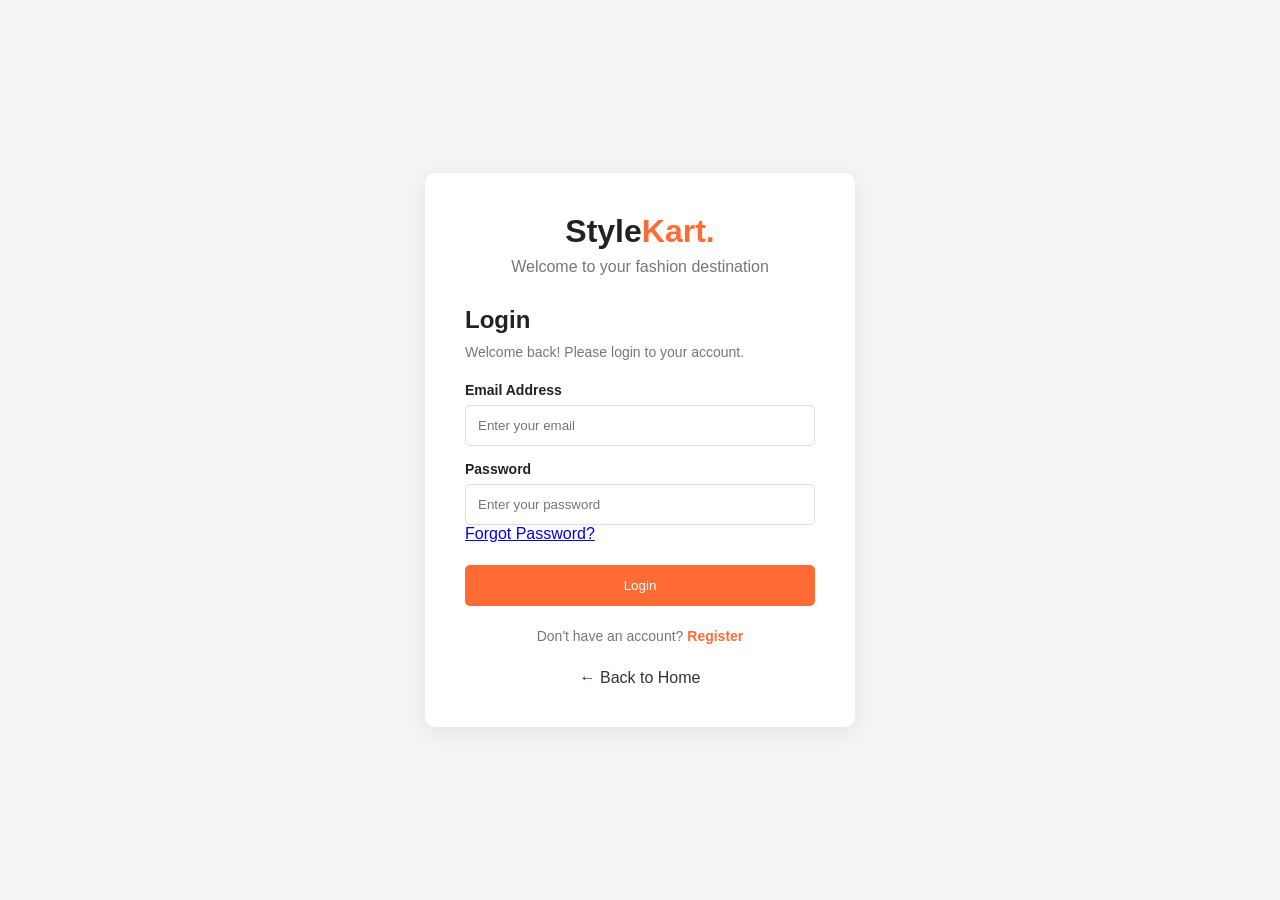
<file: login.html>
<!DOCTYPE html>
<html lang="en">
<head>
    <meta charset="UTF-8">
    <meta name="viewport" content="width=device-width, initial-scale=1.0">

    <title>Login | StyleKart</title>

    <link rel="stylesheet" href="style.css">
</head>

<body class="auth-page">

    <div class="auth-container">

        <div class="auth-brand">
            <h1>Style<span>Kart.</span></h1>
            <p>Welcome to your fashion destination</p>
        </div>

        <!-- Login Form -->
        <div class="auth-form" id="loginForm">

            <h2>Login</h2>
            <p>Welcome back! Please login to your account.</p>

            <form id="loginFormElement">

                <label>Email Address</label>
                <input type="email" id="loginEmail"
                       placeholder="Enter your email" required>

                <label>Password</label>
                <input type="password" id="loginPassword"
                       placeholder="Enter your password" required>

                <div class="forgot-password">
                        <a href="#" id="forgotPasswordLink">Forgot Password?</a>
                </div>

                <button type="submit">Login</button>

            </form>

            <p class="auth-switch">
                Don't have an account?
                <a href="#" id="showRegister">Register</a>
            </p>

        </div>

        <!-- Register Form -->
        <div class="auth-form" id="registerForm" style="display:none;">

            <h2>Create Account</h2>
            <p>Join StyleKart today!</p>

            <form id="registerFormElement">

                <label>Full Name</label>
                <input type="text" id="registerName"
                       placeholder="Enter your name" required>

                <label>Email Address</label>
                <input type="email" id="registerEmail"
                       placeholder="Enter your email" required>

                <label>Password</label>
                <input type="password" id="registerPassword"
                       placeholder="Create password"
                       minlength="6" required>

                <button type="submit">Register</button>

            </form>

            <p class="auth-switch">
                Already have an account?
                <a href="#" id="showLogin">Login</a>
            </p>

        </div>


        <!-- Forgot Password Form -->
        <div class="auth-form" id="forgotPasswordForm" style="display:none;">

            <h2>Reset Password</h2>
            <p>Enter your registered email and create a new password.</p>

            <form id="resetPasswordFormElement">

                <label>Email Address</label>
                <input type="email" id="resetEmail"
                    placeholder="Enter your registered email" required>

                <label>New Password</label>
                <input type="password" id="resetNewPassword"
                    placeholder="Enter new password"
                    minlength="6" required>

                <label>Confirm New Password</label>
                <input type="password" id="resetConfirmPassword"
                    placeholder="Confirm new password"
                    minlength="6" required>

                <button type="submit">Reset Password</button>

            </form>

            <p class="auth-switch">
                Remember your password?
                <a href="#" id="backToLogin">Login</a>
            </p>

        </div>


        <a href="index.html" class="back-home">
            ← Back to Home
        </a>

    </div>

    <script src="auth.js"></script>

</body>
</html>
</file>
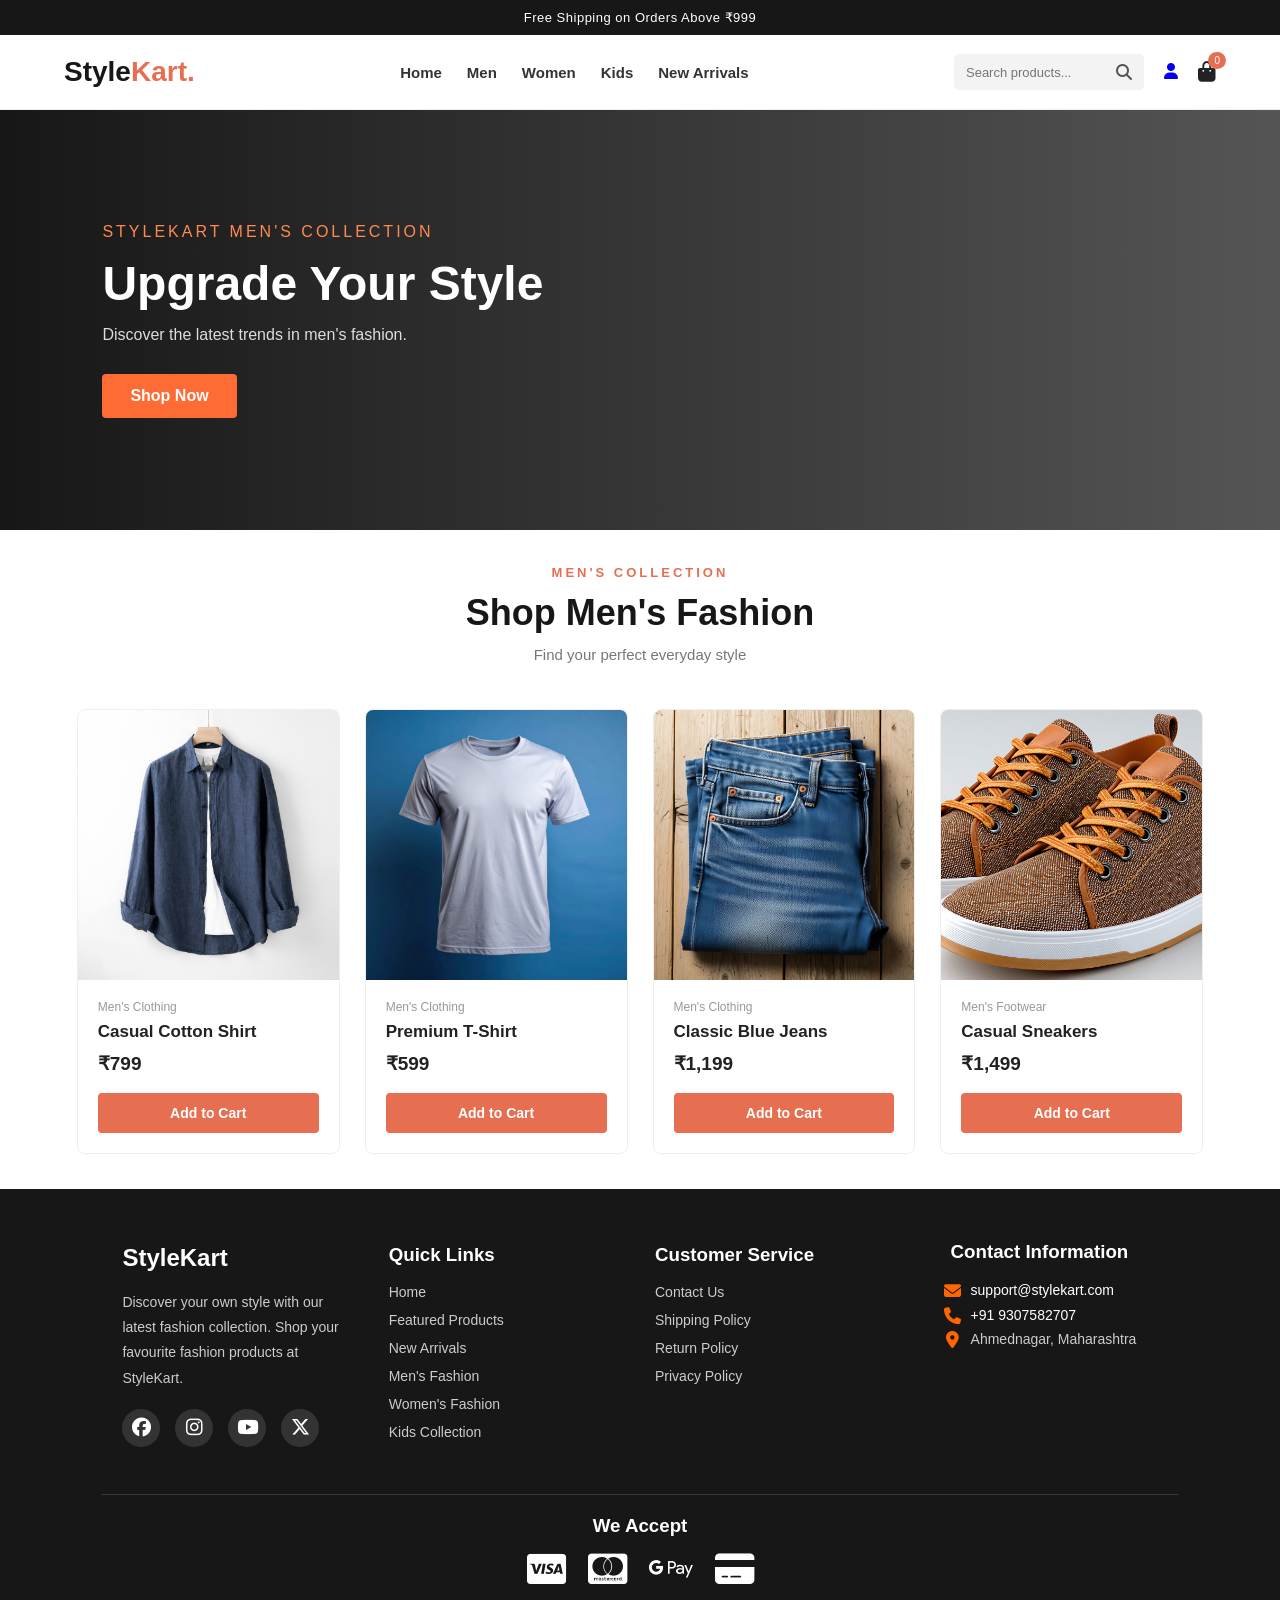
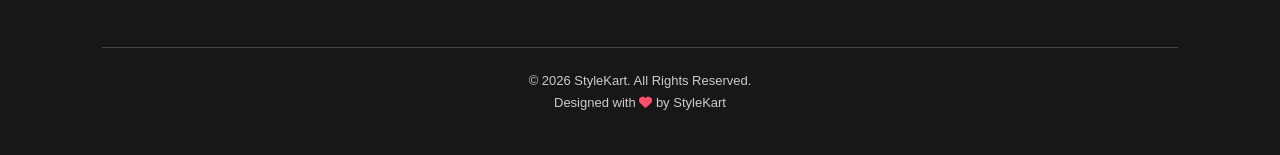
<file: men.html>
<!DOCTYPE html>
<html lang="en">
<head>
    <meta charset="UTF-8">
    <meta name="viewport" content="width=device-width, initial-scale=1.0">

    <title>Men's Fashion | StyleKart</title>

    <link rel="stylesheet" href="style.css">

    <link rel="stylesheet"
    href="https://cdnjs.cloudflare.com/ajax/libs/font-awesome/6.5.0/css/all.min.css">
</head>

<body>

    <!-- Top Bar -->
    <div class="top-bar">
        Free Shipping on Orders Above ₹999
    </div>

    
    <header class="header">

        <div class="logo">
            Style<span>Kart.</span>
        </div>

        <nav class="navbar" id="navbar">
            <a href="index.html">Home</a>
            <a href="men.html" class="active">Men</a>
            <a href="women.html">Women</a>
            <a href="kids.html">Kids</a>
            <a href="index.html#new-arrivals">New Arrivals</a>
        </nav>

        <div class="header-actions">

            <div class="search-box">
                <input type="text" id="searchInput" placeholder="Search products...">
                <i class="fa-solid fa-magnifying-glass"></i>
            </div>

            <!-- <a href="login.html" class="header-icon" aria-label="Account">
                <i class="fa-regular fa-user"></i>
            </a> -->

            <div class="user-account" id="accountArea">
                <a href="login.html">
                    <i class="fa-solid fa-user"></i>
                </a>
            </div>
            
            <a href="#" class="header-icon cart-icon"
            id="cartToggle" aria-label="Shopping Cart">
                <i class="fa-solid fa-bag-shopping"></i>
                <span class="cart-count">0</span>
            </a>

            <button class="menu-btn" id="menuBtn"
                    aria-label="Open menu" aria-expanded="false">
                <i class="fa-solid fa-bars"></i>
            </button>

        </div>

    </header>


    <!-- Men's Hero Section -->
    <section class="men-hero">

        <div class="men-hero-content">
            <p>STYLEKART MEN'S COLLECTION</p>
            <h1>Upgrade Your Style</h1>
            <span>Discover the latest trends in men's fashion.</span>
            <a href="#men-products" class="shop-btn">Shop Now</a>
        </div>

    </section>

    <!-- Men's Products -->
    <section class="products-section" id="men-products">

        <div class="section-heading">
            <p>MEN'S COLLECTION</p>
            <h2>Shop Men's Fashion</h2>
            <span>Find your perfect everyday style</span>
        </div>

        <div class="products-container">

            <div class="product-card" onclick="openProductDetails('Men\'s Casual Cotton Shirt')">
                <div class="product-image">
                    <!-- <div class="image-placeholder">MEN'S SHIRT</div> -->
                    <img src="images/shirt.jpg" alt="MEN'S SHIRT">

                </div>
                <div class="product-details">
                    <p class="category">Men's Clothing</p>
                    <h3>Casual Cotton Shirt</h3>
                    <div class="price">₹799</div>
                    <button class="add-cart"
                        data-name="Men's Casual Cotton Shirt"
                        data-price="799"
                        data-image="">
                        Add to Cart
                    </button>
                </div>
            </div>

            <div class="product-card" onclick="openProductDetails('Men\'s Premium T-Shirt')">
                <div class="product-image">
                    <!-- <div class="image-placeholder">T-SHIRT</div> -->
                    <img src="images/Premium T-Shirt.jpg" alt="T-SHIRT">
                </div>
                <div class="product-details">
                    <p class="category">Men's Clothing</p>
                    <h3>Premium T-Shirt</h3>
                    <div class="price">₹599</div>
                    <button class="add-cart"
                        data-name="Men's Premium T-Shirt"
                        data-price="599"
                        data-image="">
                        Add to Cart
                    </button>
                </div>
            </div>

            <div class="product-card" onclick="openProductDetails('Men\'s Classic Blue Jeans')">
                <div class="product-image">
                    <!-- <div class="image-placeholder">JEANS</div> -->
                      <img src="images/JEANS.jpg" alt="JEANS">
                </div>
                <div class="product-details">
                    <p class="category">Men's Clothing</p>
                    <h3>Classic Blue Jeans</h3>
                    <div class="price">₹1,199</div>
                    <button class="add-cart"
                        data-name="Men's Classic Blue Jeans"
                        data-price="1199"
                        data-image="">
                        Add to Cart
                    </button>
                </div>
            </div>

            <div class="product-card" onclick="openProductDetails('Men\'s Casual Sneakers')">
                <div class="product-image">
                    <!-- <div class="image-placeholder">SHOES</div> -->
                     <img src="images/Casual Sneakers.jpg" alt="SHOES">
                     
                </div>
                <div class="product-details">
                    <p class="category">Men's Footwear</p>
                    <h3>Casual Sneakers</h3>
                    <div class="price">₹1,499</div>
                    <button class="add-cart"
                        data-name="Men's Casual Sneakers"
                        data-price="1499"
                        data-image="">
                        Add to Cart
                    </button>
                </div>
            </div>

        </div>

    </section>


    <!-- Shopping Cart Panel -->
    <div class="cart-panel" id="cartPanel">

        <div class="cart-header">
            <h2>My Shopping Cart</h2>
            <button id="closeCart">&times;</button>
        </div>

        <div id="cartItems">
            <p class="empty-cart">Your cart is empty!</p>
        </div>

        <div class="cart-footer">
            <h3>Total: ₹<span id="cartTotal">0</span></h3>

            <button class="checkout-btn"
                onclick="window.location.href='checkout.html'">
                Proceed to Checkout
            </button>
        </div>

    </div>

    <!-- FOOTER SECTION -->
<footer class="footer">

    <div class="footer-container">

        <!-- ABOUT -->
        <div class="footer-box">
            <h2>StyleKart</h2>

            <p>
                Discover your own style with our latest
                fashion collection. Shop your favourite
                fashion products at StyleKart.
            </p>

            <div class="footer-social">
                <a href="#" aria-label="Facebook">
                    <i class="fa-brands fa-facebook"></i>
                </a>

                <a href="#" aria-label="Instagram">
                    <i class="fa-brands fa-instagram"></i>
                </a>

                <a href="#" aria-label="YouTube">
                    <i class="fa-brands fa-youtube"></i>
                </a>

                <a href="#" aria-label="Twitter">
                    <i class="fa-brands fa-x-twitter"></i>
                </a>
            </div>
        </div>

        <!-- QUICK LINKS -->
        <div class="footer-box">
            <h3>Quick Links</h3>

            <a href="index.html">Home</a>
            <a href="index.html#products">Featured Products</a>
            <a href="index.html#new-arrivals">New Arrivals</a>
            <a href="men.html">Men's Fashion</a>
            <a href="women.html">Women's Fashion</a>
            <a href="kids.html">Kids Collection</a>
        </div>

        <!-- CUSTOMER SERVICE -->
        <div class="footer-box">
            <h3>Customer Service</h3>

            <a href="contact.html">Contact Us</a>
            <a href="shipping-policy.html">Shipping Policy</a>
            <a href="return-policy.html">Return Policy</a>
            <a href="privacy-policy.html">Privacy Policy</a>
        </div>

        <!-- CONTACT -->
        <div class="footer-box">
            <h3>Contact Information</h3>

            <p>
                <i class="fa-solid fa-envelope"></i>
                <a href="mailto:support@stylekart.com">
                    support@stylekart.com
                </a>
            </p>

            <p>
                <i class="fa-solid fa-phone"></i>
                <a href="tel:+919307582707">
                    +91 9307582707
                </a>
            </p>

            <p>
                <i class="fa-solid fa-location-dot"></i>
                Ahmednagar, Maharashtra
            </p>
        </div>

    </div>

    <!-- PAYMENT METHODS -->
    <div class="footer-payment">

        <h3>We Accept</h3>

        <div class="payment-icons">
            <i class="fa-brands fa-cc-visa"></i>
            <i class="fa-brands fa-cc-mastercard"></i>
            <i class="fa-brands fa-google-pay"></i>
            <i class="fa-solid fa-credit-card"></i>
        </div>

    </div>

    <!-- COPYRIGHT -->
    <div class="footer-bottom">
        <p>© 2026 StyleKart. All Rights Reserved.</p>
        <p>Designed with <i class="fa-solid fa-heart"></i> by StyleKart</p>
    </div>

</footer>

    <script src="script.js"></script>

</body>
</html>
</file>
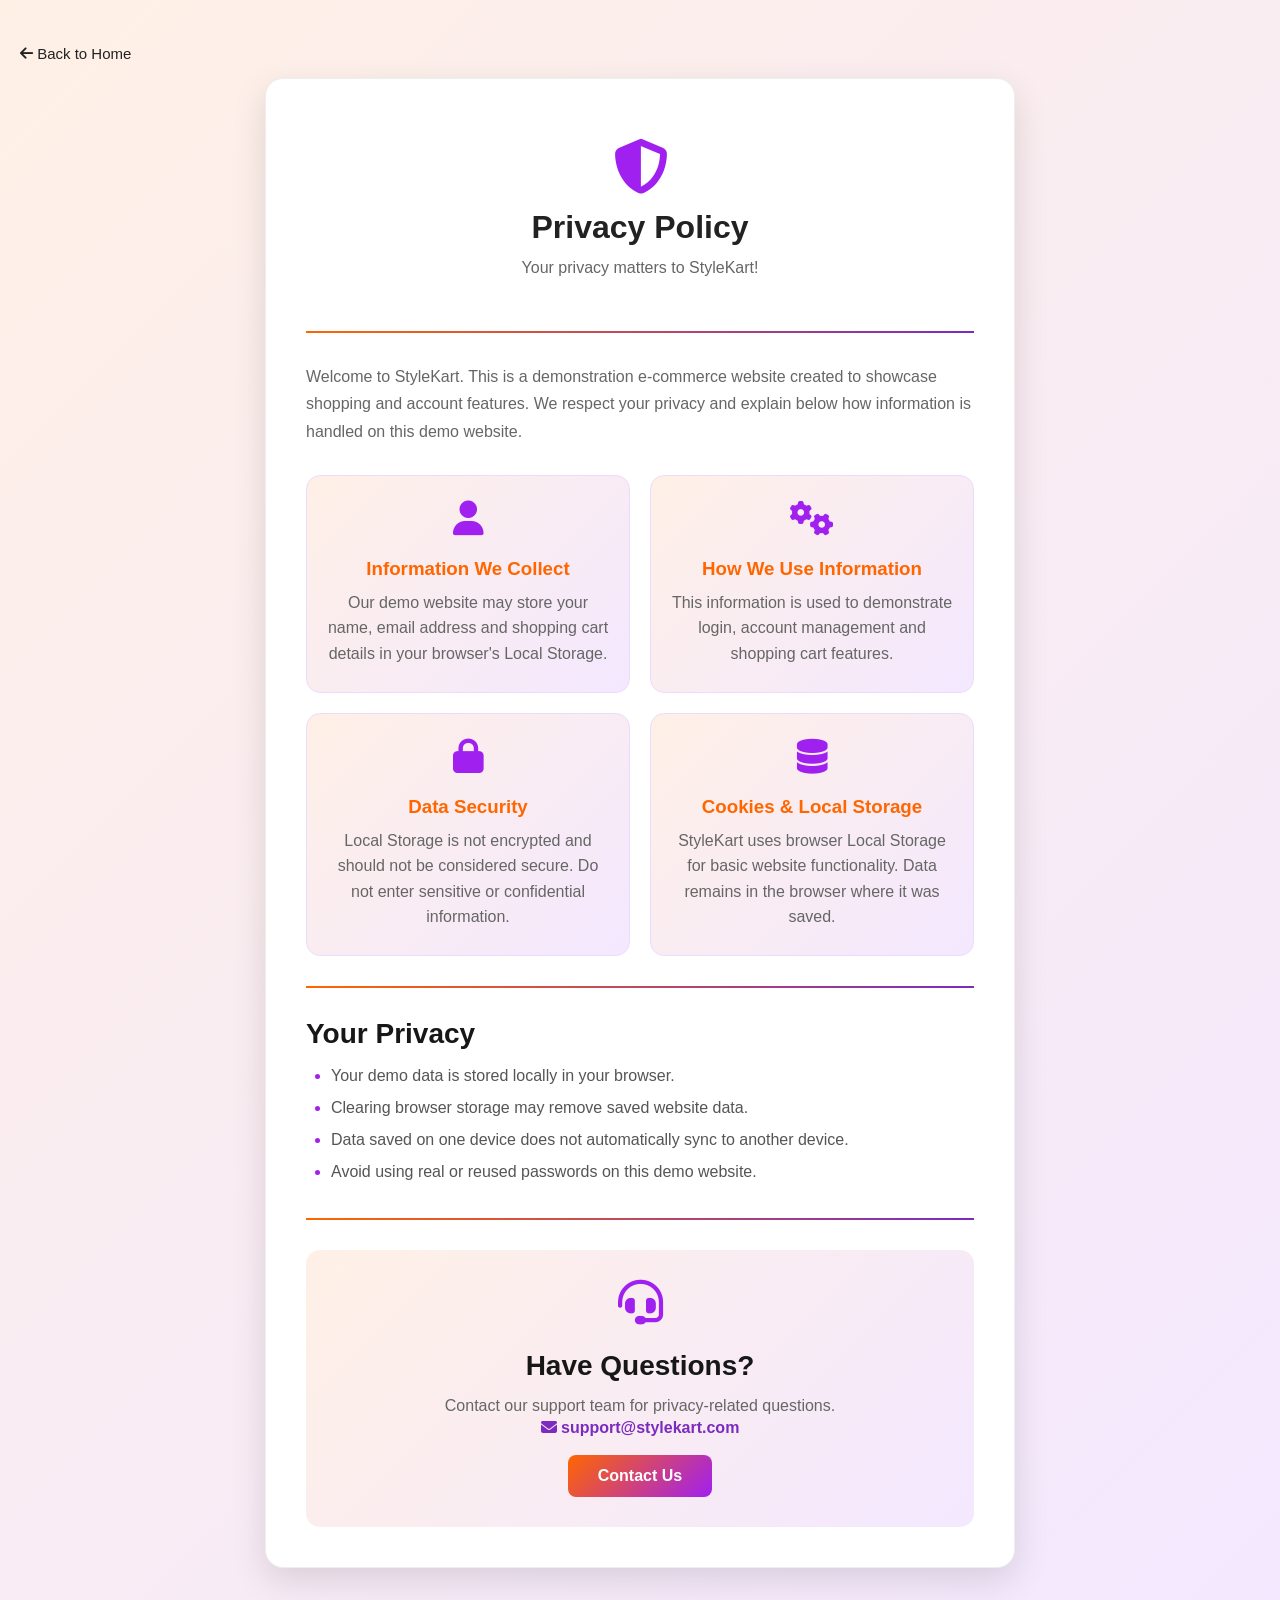
<file: privacy-policy.html>
<!DOCTYPE html>
<html lang="en">
<head>
    <meta charset="UTF-8">
    <meta name="viewport" content="width=device-width, initial-scale=1.0">

    <title>Privacy Policy | StyleKart</title>

    <link rel="stylesheet" href="style.css">

    <link rel="stylesheet"
    href="https://cdnjs.cloudflare.com/ajax/libs/font-awesome/6.5.0/css/all.min.css">
</head>

<body>

    <div class="product-detail-page">

        <a href="index.html" class="back-home">
            <i class="fa-solid fa-arrow-left"></i> Back to Home
        </a>

        <div class="detail-info privacy-container">

            <!-- HEADER -->
            <div class="privacy-header">
                <i class="fa-solid fa-shield-halved"></i>
                <h1>Privacy Policy</h1>
                <p>Your privacy matters to StyleKart!</p>
            </div>

            <hr>

            <p>
                Welcome to StyleKart. This is a demonstration e-commerce
                website created to showcase shopping and account features.
                We respect your privacy and explain below how information
                is handled on this demo website.
            </p>

            <!-- PRIVACY CARDS -->
            <div class="privacy-cards">

                <div class="privacy-card">
                    <i class="fa-solid fa-user"></i>
                    <h3>Information We Collect</h3>
                    <p>
                        Our demo website may store your name, email address
                        and shopping cart details in your browser's
                        Local Storage.
                    </p>
                </div>

                <div class="privacy-card">
                    <i class="fa-solid fa-gears"></i>
                    <h3>How We Use Information</h3>
                    <p>
                        This information is used to demonstrate login,
                        account management and shopping cart features.
                    </p>
                </div>

                <div class="privacy-card">
                    <i class="fa-solid fa-lock"></i>
                    <h3>Data Security</h3>
                    <p>
                        Local Storage is not encrypted and should not be
                        considered secure. Do not enter sensitive or
                        confidential information.
                    </p>
                </div>

                <div class="privacy-card">
                    <i class="fa-solid fa-database"></i>
                    <h3>Cookies & Local Storage</h3>
                    <p>
                        StyleKart uses browser Local Storage for basic
                        website functionality. Data remains in the
                        browser where it was saved.
                    </p>
                </div>

            </div>

            <hr>

            <!-- USER PRIVACY -->
            <h2>Your Privacy</h2>

            <ul class="privacy-list">
                <li>Your demo data is stored locally in your browser.</li>
                <li>Clearing browser storage may remove saved website data.</li>
                <li>Data saved on one device does not automatically sync to another device.</li>
                <li>Avoid using real or reused passwords on this demo website.</li>
            </ul>

            <hr>

            <!-- CONTACT -->
            <div class="privacy-support">

                <i class="fa-solid fa-headset"></i>

                <h2>Have Questions?</h2>

                <p>Contact our support team for privacy-related questions.</p>

                <a href="mailto:support@stylekart.com">
                    <i class="fa-solid fa-envelope"></i>
                    support@stylekart.com
                </a>

                <br><br>

                <a href="contact.html" class="privacy-contact-btn">
                    Contact Us
                </a>

            </div>

        </div>

    </div>

</body>
</html>
</file>
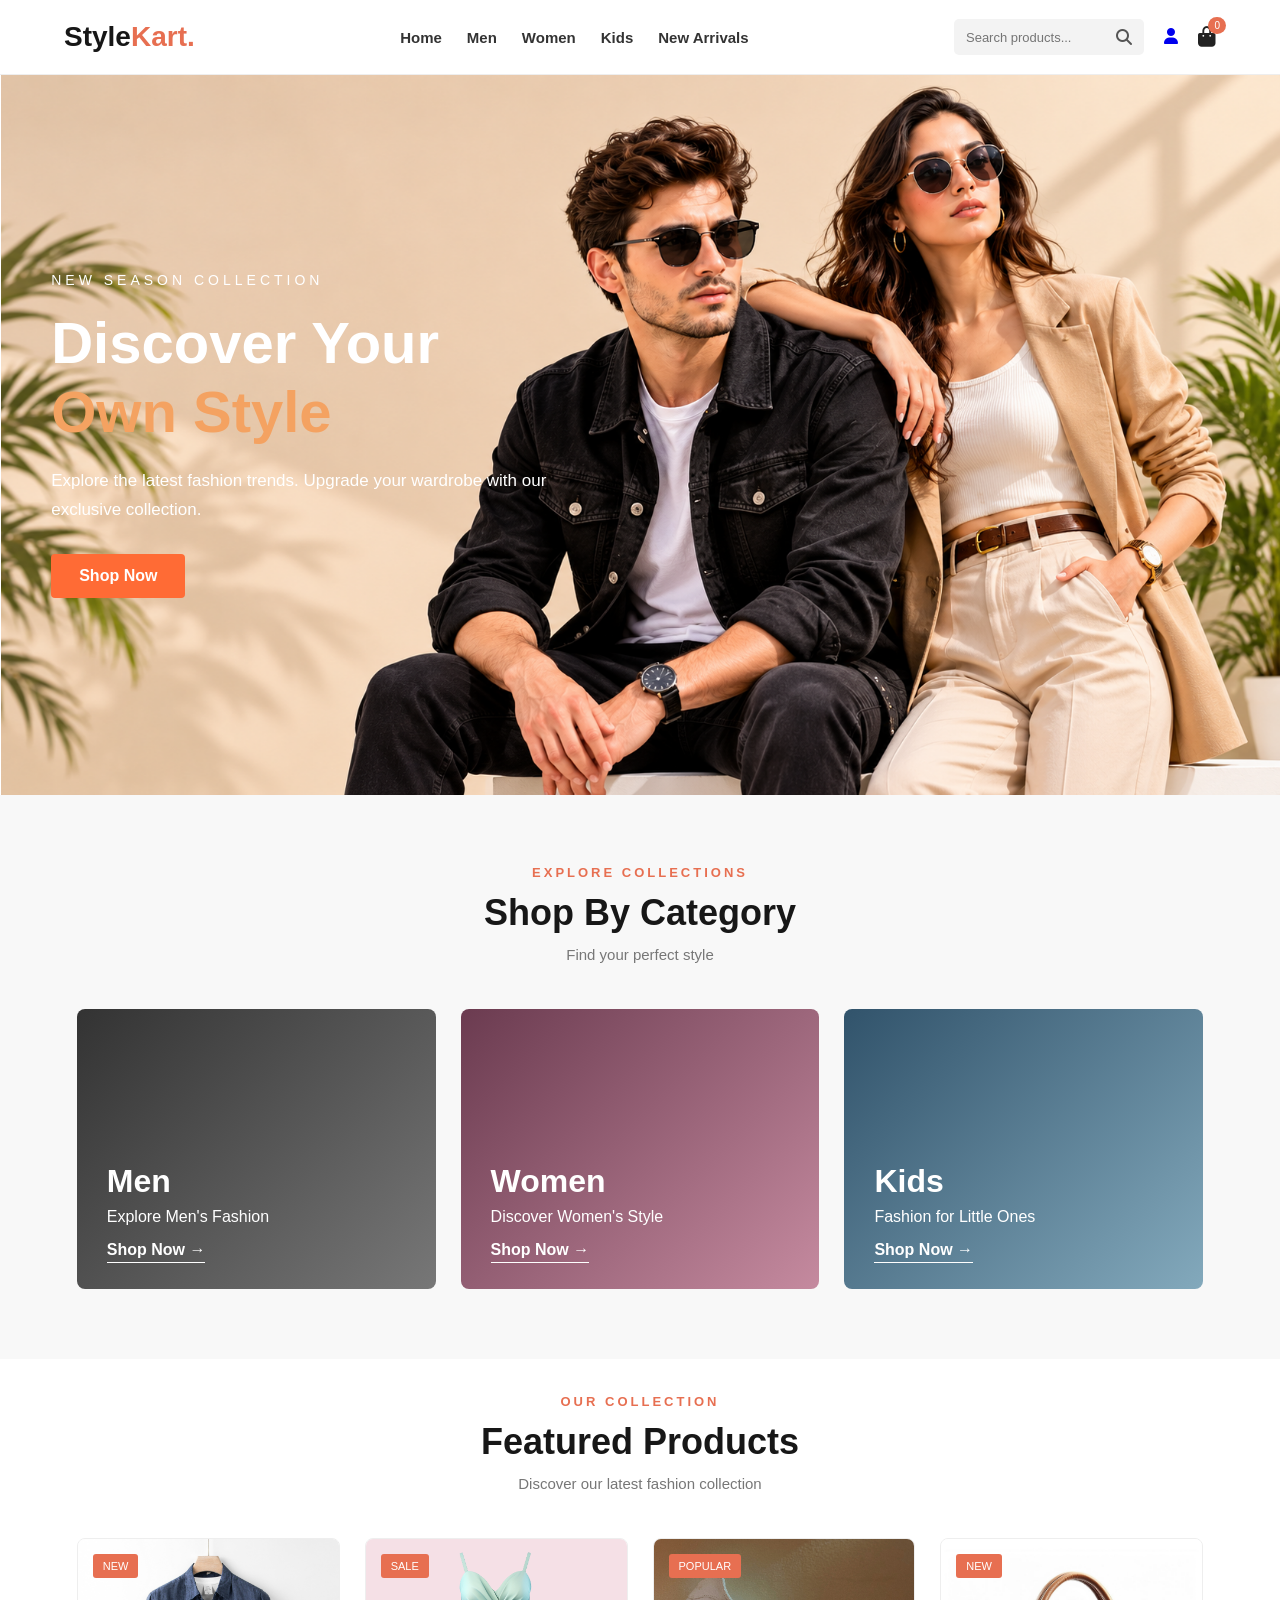
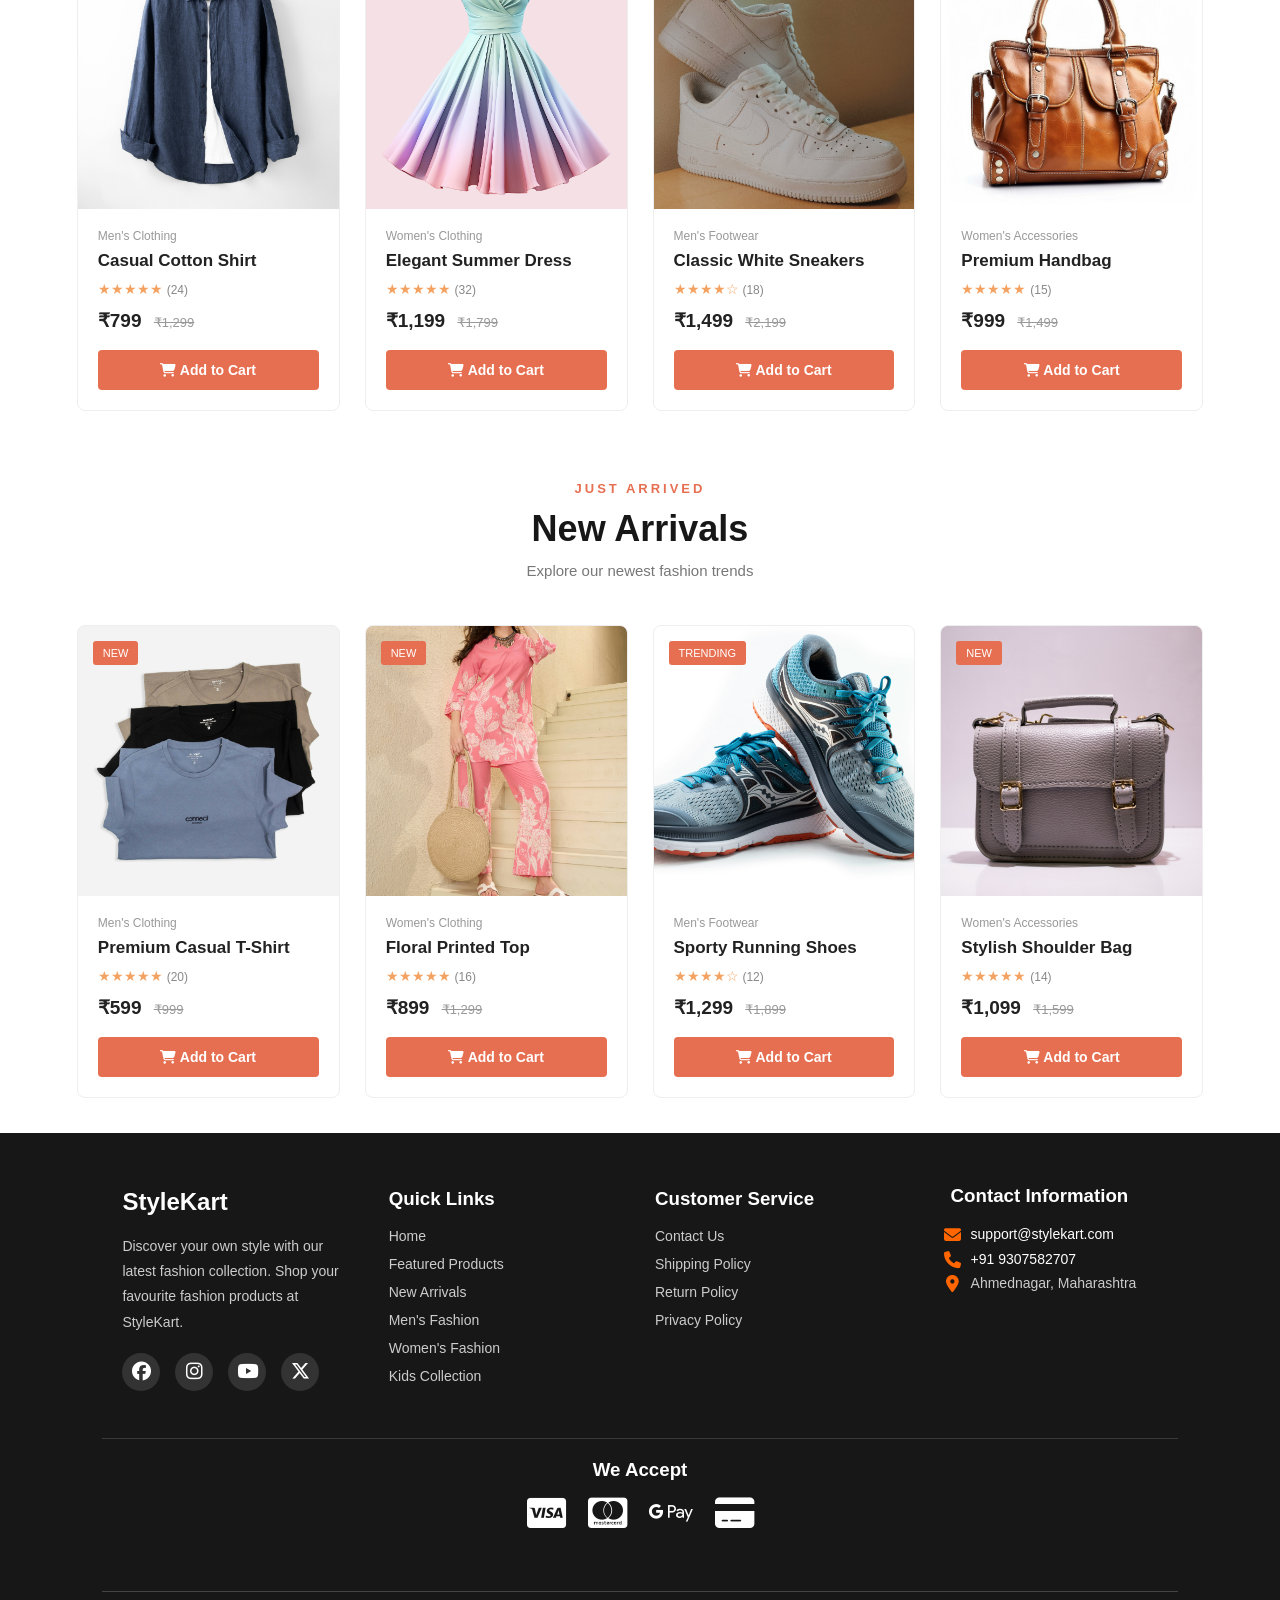
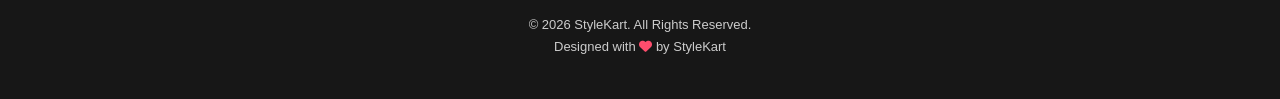
<file: product-details.html>
<!DOCTYPE html>
<html lang="en">
<head>
    <meta charset="UTF-8">
    <meta name="viewport" content="width=device-width, initial-scale=1.0">

    <title>Product Details | StyleKart</title>

    <link rel="stylesheet" href="style.css">

    <link rel="stylesheet"
    href="https://cdnjs.cloudflare.com/ajax/libs/font-awesome/6.5.0/css/all.min.css">
</head>

<body>

    <div class="product-detail-page">

        <a href="index.html" class="back-home">
            <i class="fa-solid fa-arrow-left"></i> Back to Products
        </a>

        <div class="product-detail-container">

            <!-- Product Image -->
            <div class="detail-image">
                <img id="detailImage"
                     src="images/shirt.jpg"
                     alt="Product Image">
            </div>

            <!-- Product Information -->
            <div class="detail-info">

                <p id="detailCategory">Men's Clothing</p>

                <h1 id="detailName">Casual Cotton Shirt</h1>

                <div class="detail-rating">
                    ★★★★★ <span>(24 Reviews)</span>
                </div>

                <h2 id="detailPrice">₹799</h2>

                <p class="detail-description">
                    Explore our stylish fashion collection.
                    Comfortable fabric with a modern design.
                    Perfect for everyday wear.
                </p>

                <!-- Size Selection -->
                <div class="size-selection">

                    <h3>Select Size</h3>

                    <div class="size-options">
                        <button type="button">S</button>
                        <button type="button">M</button>
                        <button type="button">L</button>
                        <button type="button">XL</button>
                    </div>

                </div>

                <!-- Quantity -->
                <div class="quantity-section">

                    <h3>Quantity</h3>

                    <div class="quantity-box">
                        <button type="button" id="decreaseQty">-</button>

                        <span id="quantity">1</span>

                        <button type="button" id="increaseQty">+</button>
                    </div>

                </div>

                <!-- Add To Cart -->
                <button type="button" id="detailAddCart">
                    <i class="fa-solid fa-bag-shopping"></i>
                    Add to Cart
                </button>

            </div>

        </div>

    </div>

    <script src="product-details.js"></script>
</body>
</html>
</file>
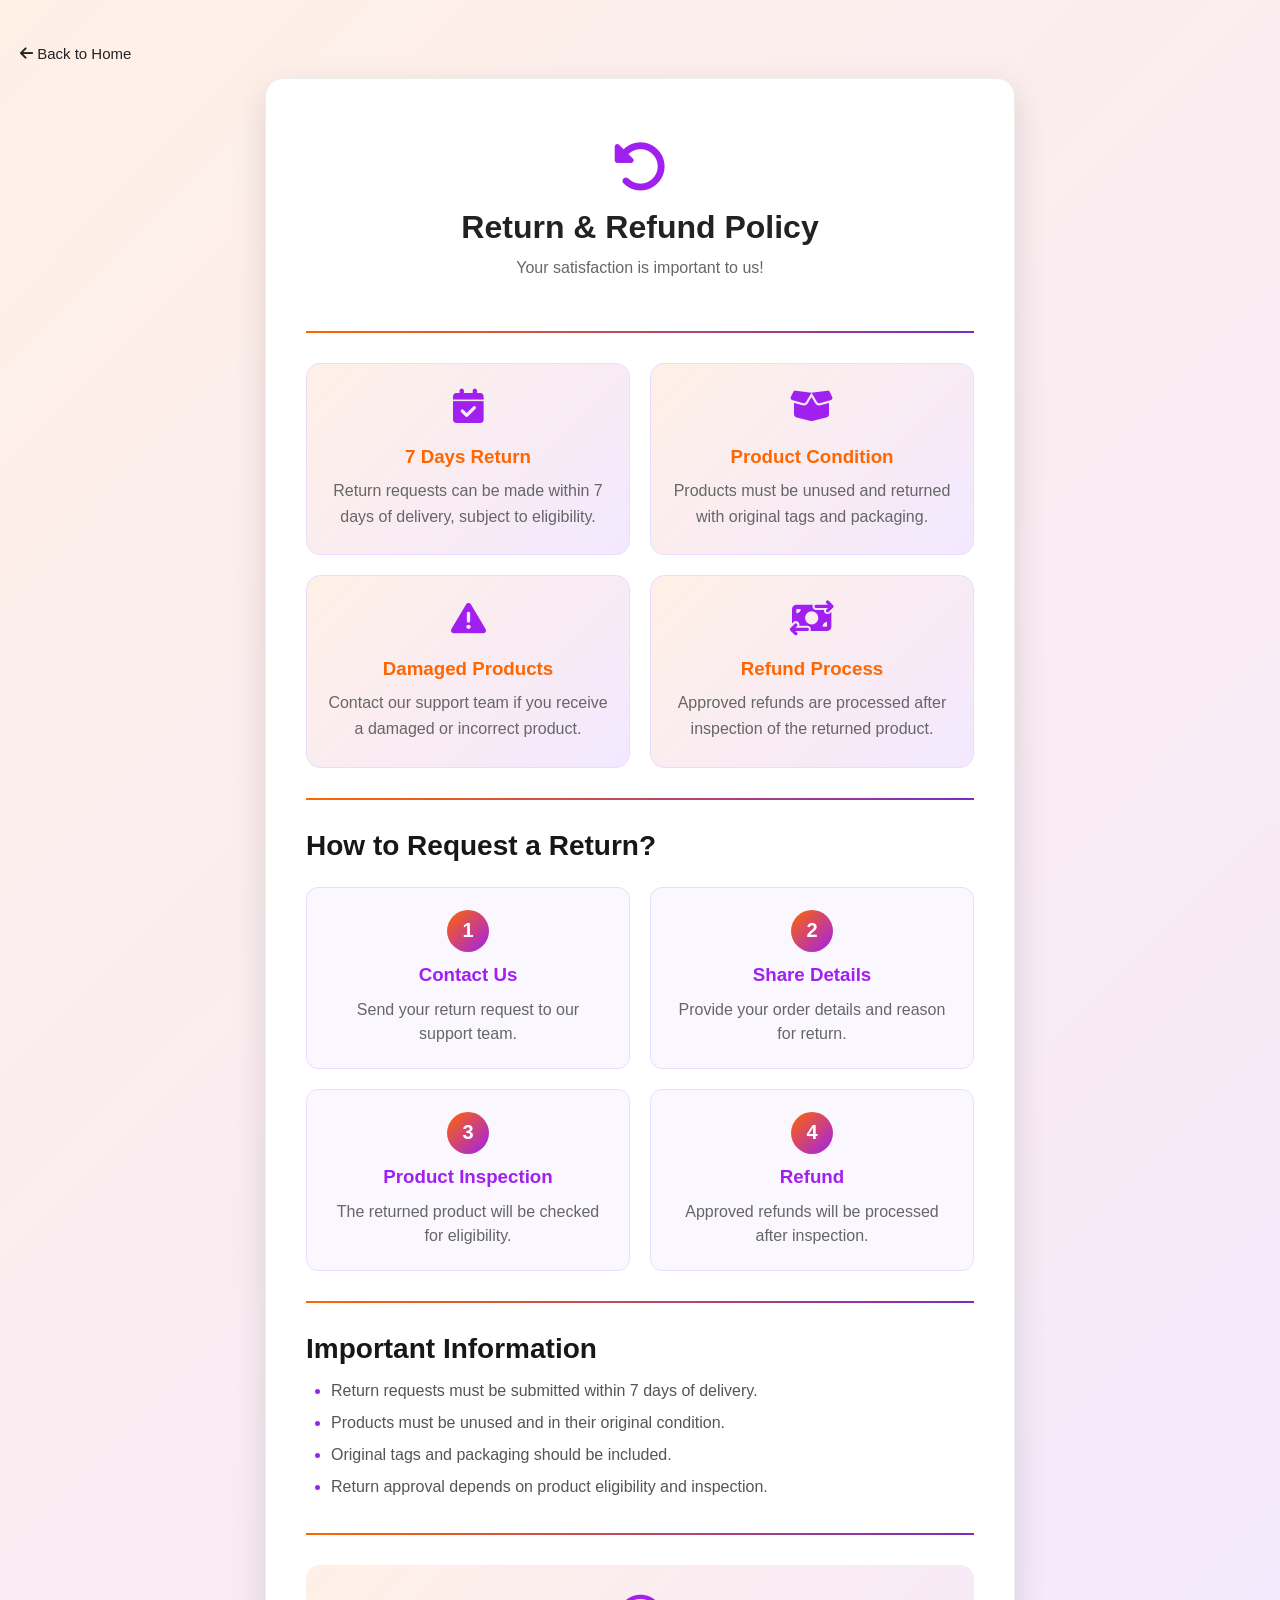
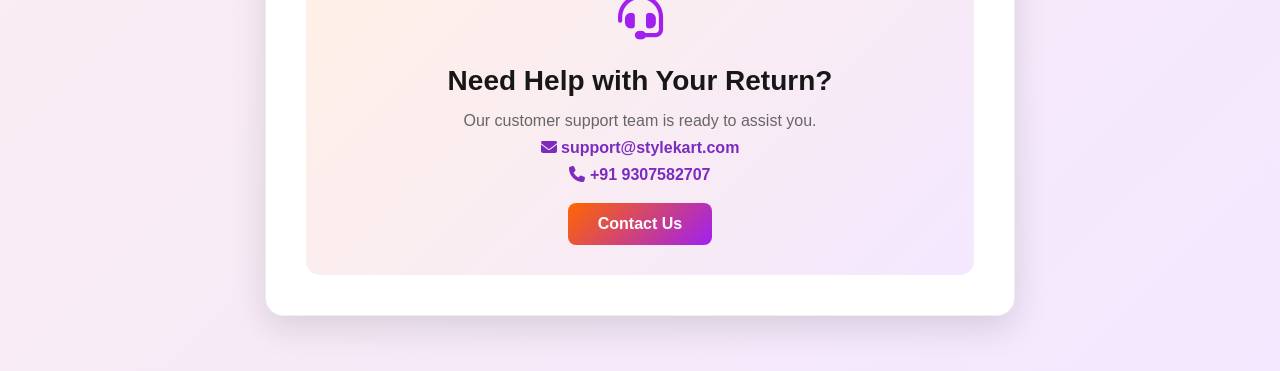
<file: return-policy.html>
<!DOCTYPE html>
<html lang="en">
<head>
    <meta charset="UTF-8">
    <meta name="viewport" content="width=device-width, initial-scale=1.0">

    <title>Return Policy | StyleKart</title>

    <link rel="stylesheet" href="style.css">

    <link rel="stylesheet"
    href="https://cdnjs.cloudflare.com/ajax/libs/font-awesome/6.5.0/css/all.min.css">
</head>

<body>

    <div class="product-detail-page">

        <a href="index.html" class="back-home">
            <i class="fa-solid fa-arrow-left"></i> Back to Home
        </a>

        <div class="detail-info return-container">

            <!-- HEADER -->
            <div class="return-header">
                <i class="fa-solid fa-rotate-left"></i>
                <h1>Return & Refund Policy</h1>
                <p>Your satisfaction is important to us!</p>
            </div>

            <hr>

            <!-- RETURN CARDS -->
            <div class="return-cards">

                <div class="return-card">
                    <i class="fa-solid fa-calendar-check"></i>
                    <h3>7 Days Return</h3>
                    <p>Return requests can be made within 7 days of delivery, subject to eligibility.</p>
                </div>

                <div class="return-card">
                    <i class="fa-solid fa-box-open"></i>
                    <h3>Product Condition</h3>
                    <p>Products must be unused and returned with original tags and packaging.</p>
                </div>

                <div class="return-card">
                    <i class="fa-solid fa-triangle-exclamation"></i>
                    <h3>Damaged Products</h3>
                    <p>Contact our support team if you receive a damaged or incorrect product.</p>
                </div>

                <div class="return-card">
                    <i class="fa-solid fa-money-bill-transfer"></i>
                    <h3>Refund Process</h3>
                    <p>Approved refunds are processed after inspection of the returned product.</p>
                </div>

            </div>

            <hr>

            <!-- RETURN PROCESS -->
            <h2>How to Request a Return?</h2>

            <div class="return-steps">

                <div class="return-step">
                    <span>1</span>
                    <h3>Contact Us</h3>
                    <p>Send your return request to our support team.</p>
                </div>

                <div class="return-step">
                    <span>2</span>
                    <h3>Share Details</h3>
                    <p>Provide your order details and reason for return.</p>
                </div>

                <div class="return-step">
                    <span>3</span>
                    <h3>Product Inspection</h3>
                    <p>The returned product will be checked for eligibility.</p>
                </div>

                <div class="return-step">
                    <span>4</span>
                    <h3>Refund</h3>
                    <p>Approved refunds will be processed after inspection.</p>
                </div>

            </div>

            <hr>

            <!-- IMPORTANT INFORMATION -->
            <h2>Important Information</h2>

            <ul class="return-list">
                <li>Return requests must be submitted within 7 days of delivery.</li>
                <li>Products must be unused and in their original condition.</li>
                <li>Original tags and packaging should be included.</li>
                <li>Return approval depends on product eligibility and inspection.</li>
            </ul>

            <hr>

            <!-- SUPPORT -->
            <div class="return-support">

                <i class="fa-solid fa-headset"></i>

                <h2>Need Help with Your Return?</h2>

                <p>Our customer support team is ready to assist you.</p>

                <p>
                    <a href="mailto:support@stylekart.com">
                        <i class="fa-solid fa-envelope"></i>
                        support@stylekart.com
                    </a>
                </p>

                <p>
                    <a href="tel:+919307582707">
                        <i class="fa-solid fa-phone"></i>
                        +91 9307582707
                    </a>
                </p>

                <a href="contact.html" class="return-contact-btn">
                    Contact Us
                </a>

            </div>

        </div>

    </div>

</body>
</html>
</file>
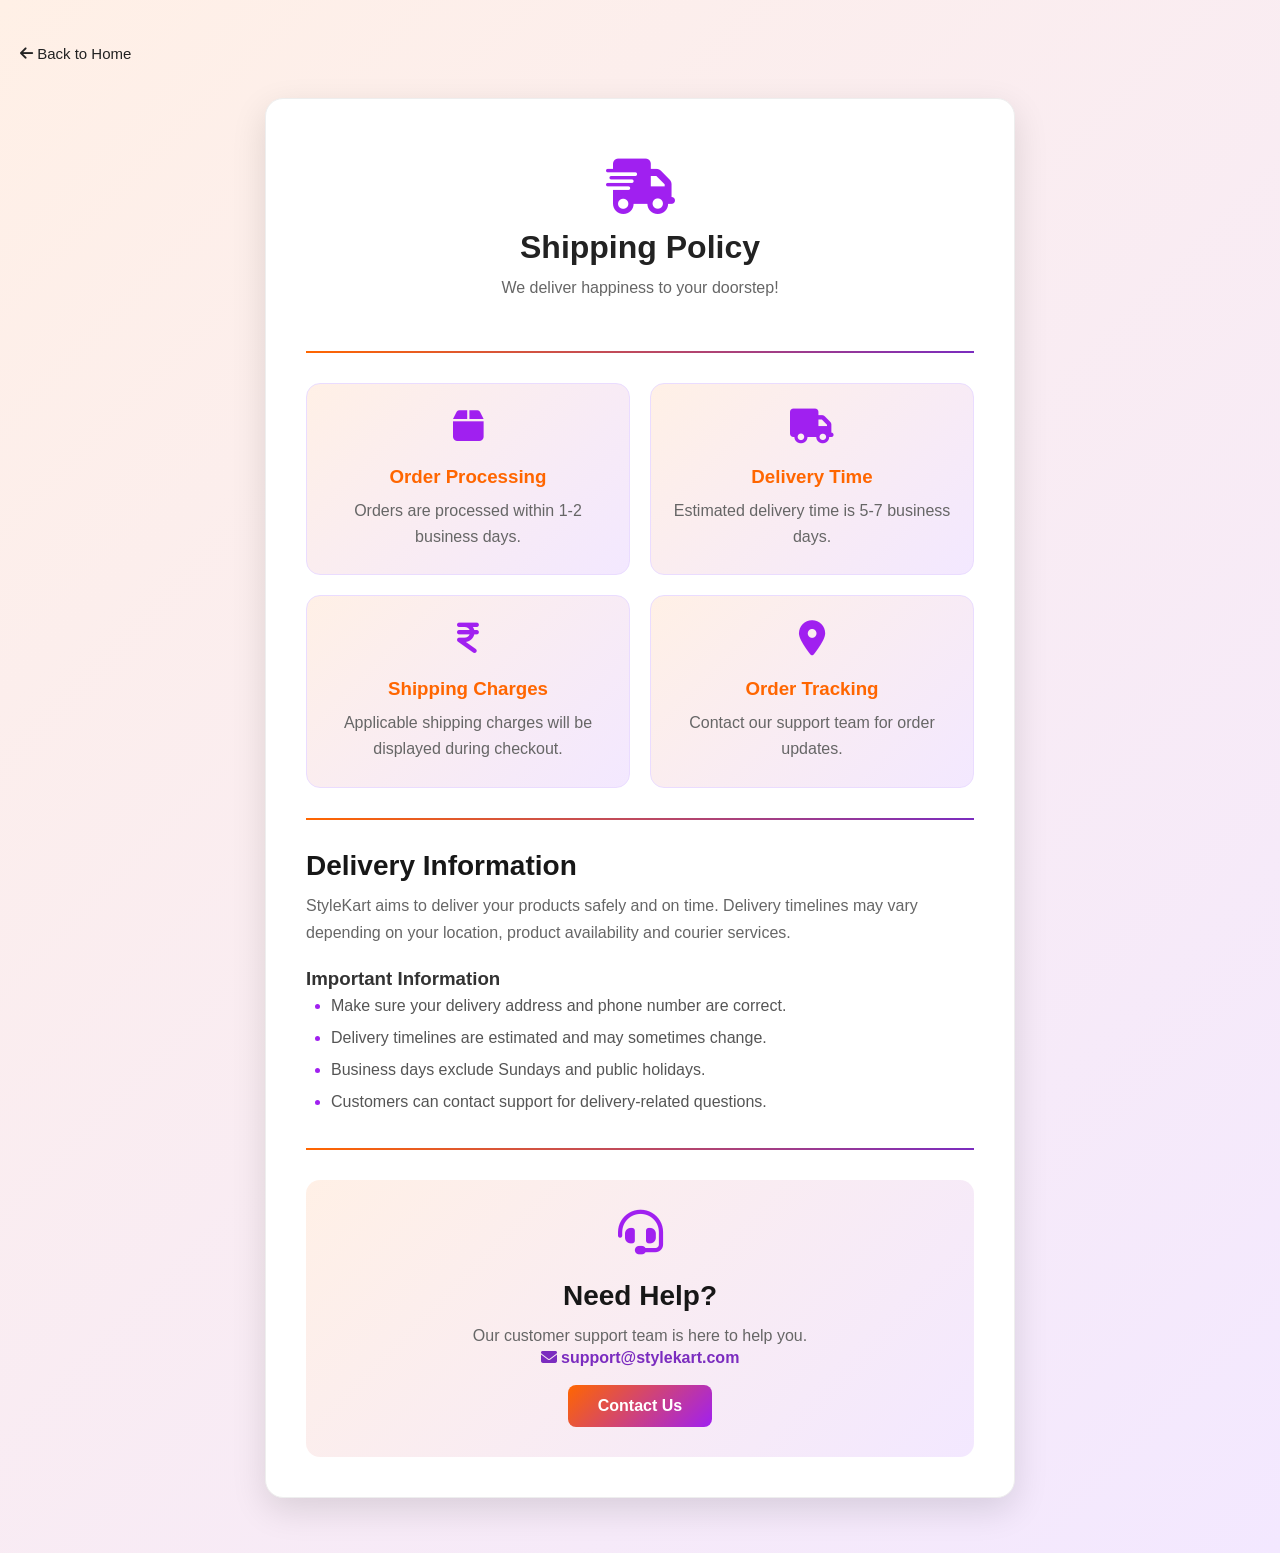
<file: shipping-policy.html>
<!DOCTYPE html>
<html lang="en">
<head>
    <meta charset="UTF-8">
    <meta name="viewport" content="width=device-width, initial-scale=1.0">

    <title>Shipping Policy | StyleKart</title>

    <link rel="stylesheet" href="style.css">

    <link rel="stylesheet"
    href="https://cdnjs.cloudflare.com/ajax/libs/font-awesome/6.5.0/css/all.min.css">
</head>

<body>

    <div class="product-detail-page">

        <a href="index.html" class="back-home">
            <i class="fa-solid fa-arrow-left"></i> Back to Home
        </a>

        <div class="detail-info shipping-container">

            <div class="shipping-header">
                <i class="fa-solid fa-truck-fast"></i>
                <h1>Shipping Policy</h1>
                <p>We deliver happiness to your doorstep!</p>
            </div>

            <hr>

            <!-- SHIPPING CARDS -->
            <div class="shipping-cards">

                <div class="shipping-card">
                    <i class="fa-solid fa-box"></i>
                    <h3>Order Processing</h3>
                    <p>Orders are processed within 1-2 business days.</p>
                </div>

                <div class="shipping-card">
                    <i class="fa-solid fa-truck"></i>
                    <h3>Delivery Time</h3>
                    <p>Estimated delivery time is 5-7 business days.</p>
                </div>

                <div class="shipping-card">
                    <i class="fa-solid fa-indian-rupee-sign"></i>
                    <h3>Shipping Charges</h3>
                    <p>Applicable shipping charges will be displayed during checkout.</p>
                </div>

                <div class="shipping-card">
                    <i class="fa-solid fa-location-dot"></i>
                    <h3>Order Tracking</h3>
                    <p>Contact our support team for order updates.</p>
                </div>

            </div>

            <hr>

            <!-- DELIVERY INFORMATION -->
            <h2>Delivery Information</h2>

            <p>
                StyleKart aims to deliver your products safely and on time.
                Delivery timelines may vary depending on your location,
                product availability and courier services.
            </p>

            <h3>Important Information</h3>

            <ul class="shipping-list">
                <li>Make sure your delivery address and phone number are correct.</li>
                <li>Delivery timelines are estimated and may sometimes change.</li>
                <li>Business days exclude Sundays and public holidays.</li>
                <li>Customers can contact support for delivery-related questions.</li>
            </ul>

            <hr>

            <!-- SUPPORT -->
            <div class="shipping-support">
                <i class="fa-solid fa-headset"></i>
                <h2>Need Help?</h2>
                <p>Our customer support team is here to help you.</p>

                <a href="mailto:support@stylekart.com">
                    <i class="fa-solid fa-envelope"></i>
                    support@stylekart.com
                </a>

                <br><br>

                <a href="contact.html" class="shipping-contact-btn">
                    Contact Us
                </a>
            </div>

        </div>

    </div>

</body>
</html>
</file>
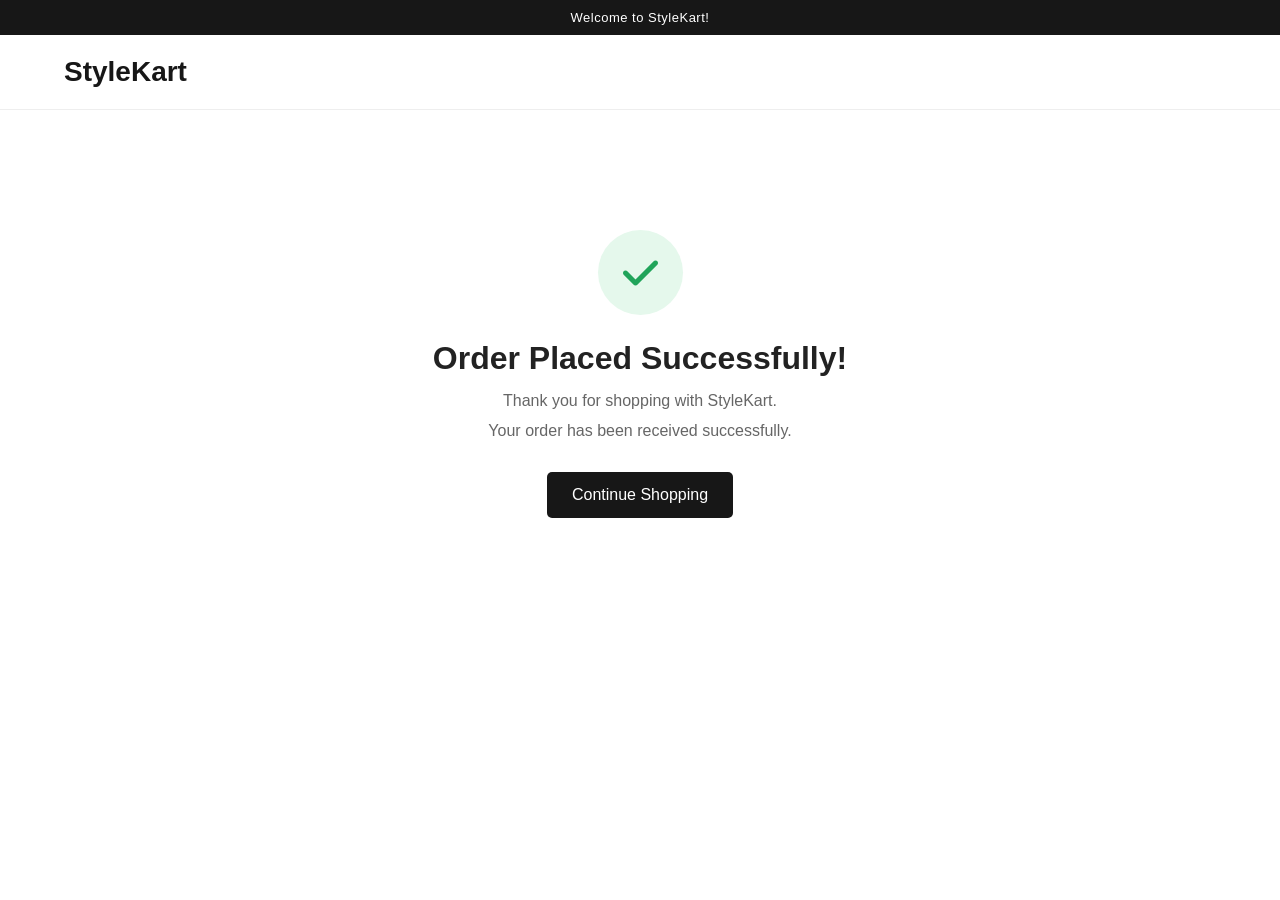
<file: success.html>
<!DOCTYPE html>
<html lang="en">
<head>
    <meta charset="UTF-8">
    <meta name="viewport" content="width=device-width, initial-scale=1.0">

    <title>Order Successful | StyleKart</title>

    <link rel="stylesheet" href="style.css">

    <link rel="stylesheet"
    href="https://cdnjs.cloudflare.com/ajax/libs/font-awesome/6.5.0/css/all.min.css">
</head>

<body>

    <div class="top-bar">
        Welcome to StyleKart!
    </div>

    <header class="header">
        <div class="logo">StyleKart</div>
    </header>

    <div class="success-container">

        <div class="success-icon">
            <i class="fa-solid fa-check"></i>
        </div>

        <h1>Order Placed Successfully!</h1>

        <p>Thank you for shopping with StyleKart.</p>

        <p>Your order has been received successfully.</p>

        <a href="index.html" class="continue-btn">
            Continue Shopping
        </a>

    </div>

</body>
</html>
</file>
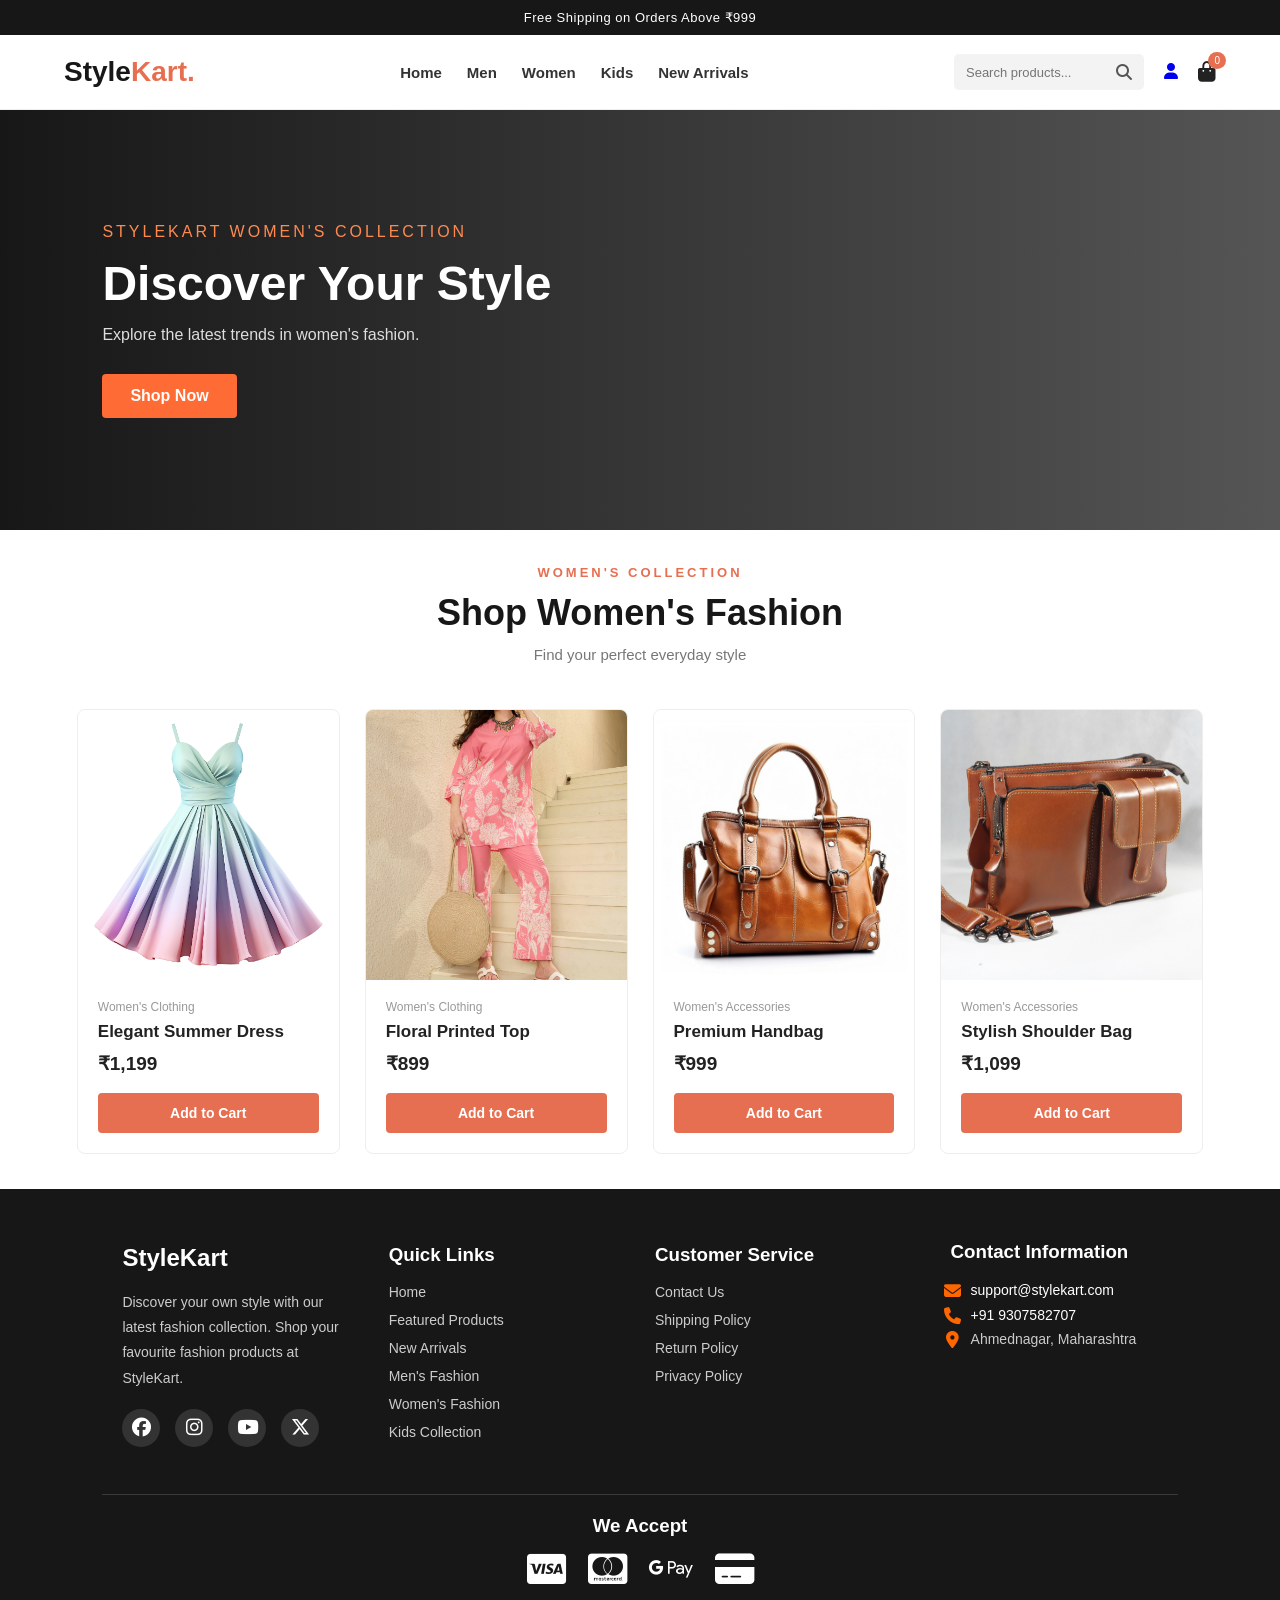
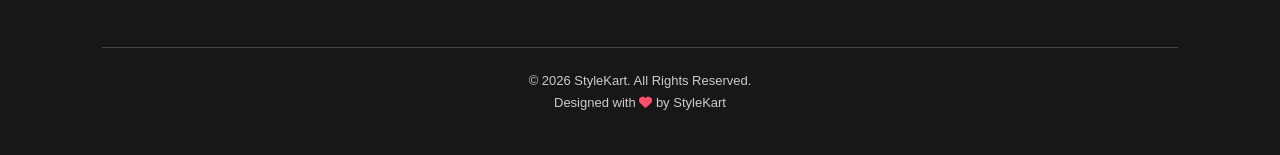
<file: women.html>
<!DOCTYPE html>
<html lang="en">
<head>
    <meta charset="UTF-8">
    <meta name="viewport" content="width=device-width, initial-scale=1.0">

    <title>Women's Fashion | StyleKart</title>

    <link rel="stylesheet" href="style.css">

    <link rel="stylesheet"
    href="https://cdnjs.cloudflare.com/ajax/libs/font-awesome/6.5.0/css/all.min.css">
</head>

<body>

    <!-- Top Bar -->
    <div class="top-bar">
        Free Shipping on Orders Above ₹999
    </div>

    <!-- Header -->
    <header class="header">

        <div class="logo">
            Style<span>Kart.</span>
        </div>

        <nav class="navbar" id="navbar">
            <a href="index.html">Home</a>
            <a href="men.html">Men</a>
            <a href="women.html#women-products" class="active">Women</a>
            <a href="kids.html">Kids</a>
            <a href="index.html#new-arrivals">New Arrivals</a>
        </nav>

        <div class="header-actions">

            <div class="search-box">
                <input type="text" id="searchInput" placeholder="Search products...">
                <i class="fa-solid fa-magnifying-glass"></i>
            </div>

            <div class="user-account" id="accountArea">
                <a href="login.html">
                    <i class="fa-solid fa-user"></i>
                </a>
            </div>

            <a href="#" class="header-icon cart-icon"
            id="cartToggle" aria-label="Shopping Cart">
                <i class="fa-solid fa-bag-shopping"></i>
                <span class="cart-count">0</span>
            </a>

            <button class="menu-btn" id="menuBtn"
                    aria-label="Open menu" aria-expanded="false">
                <i class="fa-solid fa-bars"></i>
            </button>

        </div>

    </header>

    <!-- Women's Hero Section -->
    <section class="men-hero">

        <div class="men-hero-content">
            <p>STYLEKART WOMEN'S COLLECTION</p>
            <h1>Discover Your Style</h1>
            <span>Explore the latest trends in women's fashion.</span>
            <a href="#women-products" class="shop-btn">Shop Now</a>
        </div>

    </section>

   
<!-- Women's Products -->
<section class="products-section" id="women-products">

    <div class="section-heading">
        <p>WOMEN'S COLLECTION</p>
        <h2>Shop Women's Fashion</h2>
        <span>Find your perfect everyday style</span>
    </div>

    <div class="products-container">

        <!-- Product 1 -->
        <div class="product-card" onclick="openProductDetails('Elegant Summer Dress')">

            <div class="product-image">
                <img src="images/Summer Dress.png" alt="Elegant Summer Dress">
            </div>

            <div class="product-details">
                <p class="category">Women's Clothing</p>
                <h3>Elegant Summer Dress</h3>
                <div class="price">₹1,199</div>

                <button class="add-cart"
                    onclick="event.stopPropagation()"
                    data-name="Elegant Summer Dress"
                    data-price="1199"
                    data-image="images/Summer Dress.png">
                    Add to Cart
                </button>
            </div>
        </div>

        <!-- Product 2 -->
        <div class="product-card" onclick="openProductDetails('Floral Printed Top')">

            <div class="product-image">
                <img src="images/Floral Printed Top.jpg" alt="Floral Printed Top">
            </div>

            <div class="product-details">
                <p class="category">Women's Clothing</p>
                <h3>Floral Printed Top</h3>
                <div class="price">₹899</div>

                <button class="add-cart"
                    onclick="event.stopPropagation()"
                    data-name="Floral Printed Top"
                    data-price="899"
                    data-image="images/Floral Printed Top.jpg">
                    Add to Cart
                </button>
            </div>
        </div>

        <!-- Product 3 -->
        <div class="product-card" onclick="openProductDetails('Premium Handbag')">

            <div class="product-image">
                <img src="images/Handbag.jpg" alt="Premium Handbag">
            </div>

            <div class="product-details">
                <p class="category">Women's Accessories</p>
                <h3>Premium Handbag</h3>
                <div class="price">₹999</div>

                <button class="add-cart"
                    onclick="event.stopPropagation()"
                    data-name="Premium Handbag"
                    data-price="999"
                    data-image="images/Handbag.jpg">
                    Add to Cart
                </button>
            </div>
        </div>

        <!-- Product 4 -->
        <div class="product-card" onclick="openProductDetails('Stylish Shoulder Bag')">

            <div class="product-image">
                <img src="images/SHOULDER BAG.jpg" alt="Stylish Shoulder Bag">
            </div>

            <div class="product-details">
                <p class="category">Women's Accessories</p>
                <h3>Stylish Shoulder Bag</h3>
                <div class="price">₹1,099</div>

                <button class="add-cart"
                    onclick="event.stopPropagation()"
                    data-name="Stylish Shoulder Bag"
                    data-price="1099"
                    data-image="images/SHOULDER BAG.jpg">
                    Add to Cart
                </button>
            </div>
        </div>

    </div>
</section>

    <!-- Shopping Cart Panel -->
    <div class="cart-panel" id="cartPanel">

        <div class="cart-header">
            <h2>My Shopping Cart</h2>
            <button id="closeCart">&times;</button>
        </div>

        <div id="cartItems">
            <p class="empty-cart">Your cart is empty!</p>
        </div>

        <div class="cart-footer">
            <h3>Total: ₹<span id="cartTotal">0</span></h3>

            <button class="checkout-btn"
                onclick="window.location.href='checkout.html'">
                Proceed to Checkout
            </button>
        </div>

    </div>

  <!-- FOOTER SECTION -->
<footer class="footer">

    <div class="footer-container">

        <!-- ABOUT -->
        <div class="footer-box">
            <h2>StyleKart</h2>

            <p>
                Discover your own style with our latest
                fashion collection. Shop your favourite
                fashion products at StyleKart.
            </p>

            <div class="footer-social">
                <a href="#" aria-label="Facebook">
                    <i class="fa-brands fa-facebook"></i>
                </a>

                <a href="#" aria-label="Instagram">
                    <i class="fa-brands fa-instagram"></i>
                </a>

                <a href="#" aria-label="YouTube">
                    <i class="fa-brands fa-youtube"></i>
                </a>

                <a href="#" aria-label="Twitter">
                    <i class="fa-brands fa-x-twitter"></i>
                </a>
            </div>
        </div>

        <!-- QUICK LINKS -->
        <div class="footer-box">
            <h3>Quick Links</h3>

            <a href="index.html">Home</a>
            <a href="index.html#products">Featured Products</a>
            <a href="index.html#new-arrivals">New Arrivals</a>
            <a href="men.html">Men's Fashion</a>
            <a href="women.html">Women's Fashion</a>
            <a href="kids.html">Kids Collection</a>
        </div>

        <!-- CUSTOMER SERVICE -->
        <div class="footer-box">
            <h3>Customer Service</h3>

            <a href="contact.html">Contact Us</a>
            <a href="shipping-policy.html">Shipping Policy</a>
            <a href="return-policy.html">Return Policy</a>
            <a href="privacy-policy.html">Privacy Policy</a>
        </div>

        <!-- CONTACT -->
        <div class="footer-box">
            <h3>Contact Information</h3>

            <p>
                <i class="fa-solid fa-envelope"></i>
                <a href="mailto:support@stylekart.com">
                    support@stylekart.com
                </a>
            </p>

            <p>
                <i class="fa-solid fa-phone"></i>
                <a href="tel:+919307582707">
                    +91 9307582707
                </a>
            </p>

            <p>
                <i class="fa-solid fa-location-dot"></i>
                Ahmednagar, Maharashtra
            </p>
        </div>

    </div>

    <!-- PAYMENT METHODS -->
    <div class="footer-payment">

        <h3>We Accept</h3>

        <div class="payment-icons">
            <i class="fa-brands fa-cc-visa"></i>
            <i class="fa-brands fa-cc-mastercard"></i>
            <i class="fa-brands fa-google-pay"></i>
            <i class="fa-solid fa-credit-card"></i>
        </div>

    </div>

    <!-- COPYRIGHT -->
    <div class="footer-bottom">
        <p>© 2026 StyleKart. All Rights Reserved.</p>
        <p>Designed with <i class="fa-solid fa-heart"></i> by StyleKart</p>
    </div>

</footer>

    <script src="script.js"></script>

</body>
</html>
</file>
<file: style.css>
/* =========================
   1. GLOBAL RESET
========================= */

* {
    margin: 0;
    padding: 0;
    box-sizing: border-box;
}

body {
    font-family: Arial, sans-serif;
    background: #ffffff;
    color: #222;
}

/* =========================
   2. TOP ANNOUNCEMENT BAR
========================= */

.top-bar {
    background: #171717;
    color: white;
    text-align: center;
    padding: 10px;
    font-size: 13px;
    letter-spacing: 0.5px;
}

/* =========================
   3. HEADER
========================= */

.header {
    width: 100%;
    min-height: 75px;
    padding: 15px 5%;
    display: flex;
    align-items: center;
    justify-content: space-between;
    gap: 20px;
    border-bottom: 1px solid #eeeeee;
    background: white;
    position: relative;
    z-index: 100;
}

.logo {
    font-size: 28px;
    font-weight: bold;
    color: #171717;
    white-space: nowrap;
}

.logo span {
    color: #e76f51;
}

/* Navigation */

.navbar {
    display: flex;
    align-items: center;
    gap: 25px;
}

.navbar a {
    text-decoration: none;
    color: #333333;
    font-size: 15px;
    font-weight: 600;
    transition: 0.3s;
}

.navbar a:hover {
    color: #e76f51;
}

/* Header Actions */

.header-actions {
    display: flex;
    align-items: center;
    gap: 20px;
}

.search-box {
    display: flex;
    align-items: center;
    background: #f3f3f3;
    padding: 10px 12px;
    border-radius: 5px;
}

.search-box input {
    border: none;
    outline: none;
    background: transparent;
    width: 150px;
    font-size: 13px;
}

.search-box i {
    color: #555;
}

.header-icon {
    position: relative;
    color: #222;
    font-size: 20px;
    text-decoration: none;
    cursor: pointer;
}

.header-icon:hover {
    color: #e76f51;
}

.cart-count {
    position: absolute;
    top: -9px;
    right: -10px;
    background: #e76f51;
    color: white;
    font-size: 10px;
    border-radius: 50%;
    padding: 3px 6px;
}

.menu-btn {
    display: none;
    background: none;
    border: none;
    font-size: 23px;
    cursor: pointer;
}

/* =========================
   4. HERO SECTION
========================= */

.hero {
    width: 100%;
    aspect-ratio: 16 / 9;
    min-height: auto;
    display: flex;
    align-items: center;
    padding: 60px 4%;
    background-image: url("images/hero.png");
    background-size: contain;
    background-position: center;
    background-repeat: no-repeat;
    position: relative;
    color: white;
}

.hero-content {
    max-width: 550px;
    position: relative;
    z-index: 1;
}

.hero-subtitle {
    font-size: 14px;
    letter-spacing: 4px;
    margin-bottom: 20px;
}

.hero-content h1 {
    font-size: 58px;
    line-height: 1.2;
    margin-bottom: 20px;
}

.hero-content h1 span {
    display: block;
    color: #f4a261;
}

.hero-description {
    font-size: 17px;
    line-height: 1.7;
    margin-bottom: 30px;
}

.shop-btn {
    display: inline-block;
    background: #e76f51;
    color: white;
    text-decoration: none;
    padding: 15px 35px;
    border-radius: 4px;
    font-weight: bold;
    transition: 0.3s;
}

.shop-btn:hover {
    background: #c65338;
}

/* =========================
   5. FEATURED PRODUCTS
========================= */

.products-section {
    padding: 35px 6%;
    background: #ffffff;
}

.section-heading {
    text-align: center;
    margin-bottom: 45px;
}

.section-heading p {
    color: #e76f51;
    font-size: 13px;
    letter-spacing: 3px;
    font-weight: bold;
    margin-bottom: 12px;
}

.section-heading h2 {
    font-size: 36px;
    color: #171717;
    margin-bottom: 12px;
}

.section-heading span {
    color: #777;
    font-size: 15px;
}

.products-container {
    display: grid;
    grid-template-columns: repeat(4, minmax(0, 1fr));
    gap: 25px;
    max-width: 1200px;
    margin: 0 auto;
}

.product-card {
    border: 1px solid #eeeeee;
    border-radius: 8px;
    overflow: hidden;
    transition: 0.3s;
    background: white;
}

.product-card:hover {
    transform: translateY(-7px);
    box-shadow: 0 10px 25px rgba(0,0,0,0.10);
}

.product-image {
    height: 270px;
    position: relative;
    display: flex;
    align-items: center;
    justify-content: center;
    overflow: hidden;
}

.product-image img {
    width: 100%;
    height: 100%;
    object-fit: cover;
}

.product-1 {
    background: #f1e5dc;
}

.product-2 {
    background: #f5e0e6;
}

.product-3 {
    background: #e5e9f0;
}

.product-4 {
    background: #eee5d8;
}

.image-placeholder {
    color: #555;
    font-size: 18px;
    font-weight: bold;
    letter-spacing: 2px;
}

.product-tag {
    position: absolute;
    top: 15px;
    left: 15px;
    background: #e76f51;
    color: white;
    padding: 6px 10px;
    font-size: 11px;
    border-radius: 3px;
}

.product-details {
    padding: 20px;
}

.category {
    color: #999;
    font-size: 12px;
    margin-bottom: 8px;
}

.product-details h3 {
    font-size: 17px;
    margin-bottom: 10px;
    color: #222;
}

.rating {
    color: #f4a261;
    font-size: 14px;
    margin-bottom: 12px;
}

.rating span {
    color: #888;
    font-size: 12px;
}

.price {
    font-size: 19px;
    font-weight: bold;
    margin-bottom: 18px;
}

.price del {
    color: #999;
    font-size: 13px;
    font-weight: normal;
    margin-left: 7px;
}

.add-cart {
    width: 100%;
    padding: 12px;
    background: #e76f51;
    border: none;
    color: white;
    font-size: 14px;
    font-weight: bold;
    border-radius: 4px;
    cursor: pointer;
    transition: 0.3s;
}

.add-cart:hover {
    background: #c65338;
}

/* =========================
   6. PREMIUM CART DRAWER
========================= */

.cart-panel {
    display: block;
    position: fixed;
    top: 0;
    right: 0;
    width: 420px;
    max-width: 100%;
    height: 100vh;
    background: #ffffff;
    z-index: 9999;
    padding: 25px;
    box-shadow: -8px 0 30px rgba(0,0,0,0.12);
    overflow-y: auto;
    transform: translateX(100%);
    visibility: hidden;
    transition: transform 0.35s ease, visibility 0.35s;
}

.cart-panel.active {
    transform: translateX(0);
    visibility: visible;
}

/* Cart Header */

.cart-header {
    display: flex;
    justify-content: space-between;
    align-items: center;
    padding-bottom: 20px;
    border-bottom: 1px solid #eeeeee;
}

.cart-header h2 {
    font-size: 22px;
    color: #222222;
}

.cart-header button {
    background: none;
    border: none;
    font-size: 30px;
    cursor: pointer;
    color: #555555;
}

.cart-header button:hover {
    color: #e76f51;
}

/* Cart Item */

.cart-item {
    border-bottom: 1px solid #eeeeee;
}

.cart-product {
    display: flex;
    gap: 15px;
    padding: 20px 0;
}

.cart-product-image {
    width: 90px;
    height: 110px;
    flex-shrink: 0;
    overflow: hidden;
    background: #f3e9e5;
    display: flex;
    align-items: center;
    justify-content: center;
    border-radius: 8px;
}

.cart-product-image img {
    width: 100%;
    height: 100%;
    object-fit: cover;
}

.cart-product-image span {
    font-size: 35px;
    font-weight: bold;
    color: #e76f51;
}

.cart-product-info {
    flex: 1;
}

.cart-product-info h4 {
    font-size: 15px;
    color: #222222;
    margin-bottom: 8px;
}

.cart-product-price {
    font-weight: bold;
    color: #e76f51;
    margin-bottom: 12px;
}

/* Quantity Controls */

.quantity-controls {
    display: flex;
    align-items: center;
    gap: 12px;
    margin-bottom: 10px;
}

.quantity-controls button {
    width: 28px;
    height: 28px;
    border: 1px solid #dddddd;
    background: #ffffff;
    border-radius: 5px;
    cursor: pointer;
    font-size: 17px;
}

.quantity-controls button:hover {
    background: #e76f51;
    color: white;
    border-color: #e76f51;
}

/* Remove Button */

.remove-btn {
    border: none;
    background: none;
    color: #dc3545;
    cursor: pointer;
    font-size: 13px;
}

.remove-btn:hover {
    color: #a71d2a;
}

/* Cart Footer */

.cart-footer {
    margin-top: 25px;
    padding-top: 20px;
    border-top: 1px solid #eeeeee;
}

.cart-footer h3 {
    font-size: 20px;
    display: flex;
    justify-content: space-between;
}

/* Checkout */

.checkout-btn {
    width: 100%;
    padding: 15px;
    margin-top: 20px;
    background: #e76f51;
    color: white;
    border: none;
    border-radius: 6px;
    font-size: 16px;
    font-weight: bold;
    cursor: pointer;
    transition: 0.3s;
}

.checkout-btn:hover {
    background: #c65338;
}

/* Empty Cart */

.empty-cart {
    text-align: center;
    margin-top: 60px;
    color: #888888;
}

.empty-cart i {
    font-size: 55px;
    color: #e76f51;
    margin-bottom: 20px;
}

.empty-cart h3 {
    color: #222222;
    margin-bottom: 10px;
}

.empty-cart p {
    font-size: 14px;
    line-height: 1.5;
}

/* =========================
   7. CHECKOUT PAGE
========================= */

/* =========================
   CHECKOUT PAGE
========================= */

.checkout-page {
    max-width: 1100px;
    margin: 15px auto;
    padding: 20px;
}

.checkout-page h1 {
    margin-top: 0;
    margin-bottom: 10px;
}

.checkout-container {
    display: grid;
    grid-template-columns: 1.5fr 1fr;
    gap: 30px;
    margin-top: 10px;
}

.checkout-form,
.order-summary {
    padding: 25px;
    border: 1px solid #ddd;
    border-radius: 10px;
    background: white;
}

.checkout-form h2,
.order-summary h2 {
    margin-top: 0;
    margin-bottom: 20px;
}

.checkout-form label {
    display: block;
    margin: 15px 0 7px;
    font-weight: bold;
}

.checkout-form input,
.checkout-form textarea {
    width: 100%;
    padding: 12px;
    border: 1px solid #ccc;
    border-radius: 5px;
    font-size: 14px;
}

.checkout-form textarea {
    min-height: 90px;
    resize: vertical;
}

.checkout-form .checkout-btn {
    width: 100%;
    margin-top: 20px;
    padding: 14px;
    cursor: pointer;
}

.checkout-product {
    display: flex;
    justify-content: space-between;
    gap: 15px;
    padding: 15px 0;
    border-bottom: 1px solid #eee;
}

.order-summary h3 {
    margin-top: 20px;
}

/* MOBILE RESPONSIVE */

@media (max-width: 768px) {

    .checkout-page {
        margin: 5px auto;
        padding: 12px;
    }

    .checkout-container {
        grid-template-columns: 1fr;
        gap: 15px;
        margin-top: 8px;
    }

    .checkout-form,
    .order-summary {
        padding: 15px;
    }
}


/* =========================
   8. SUCCESS PAGE
========================= */

.success-container {
    max-width: 600px;
    margin: 80px auto;
    padding: 40px 20px;
    text-align: center;
    background: white;
    border-radius: 12px;
}

.success-icon {
    width: 85px;
    height: 85px;
    margin: 0 auto 25px;
    background: #e5f8ec;
    color: #20a45a;
    border-radius: 50%;
    display: flex;
    align-items: center;
    justify-content: center;
    font-size: 40px;
}

.success-container h1 {
    margin-bottom: 15px;
}

.success-container p {
    margin-bottom: 12px;
    color: #666;
}

.continue-btn {
    display: inline-block;
    margin-top: 20px;
    padding: 14px 25px;
    background: #171717;
    color: white;
    text-decoration: none;
    border-radius: 5px;
}

/* =========================
   9. SHOP BY CATEGORY
========================= */

.category-section {
    padding: 70px 6%;
    background: #f8f8f8;
}

.category-container {
    display: grid;
    grid-template-columns: repeat(3, minmax(0, 1fr));
    gap: 25px;
    max-width: 1200px;
    margin: 35px auto 0;
}

.category-card {
    min-height: 280px;
    display: flex;
    align-items: flex-end;
    padding: 30px;
    text-decoration: none;
    color: white;
    border-radius: 8px;
    overflow: hidden;
    background: linear-gradient(135deg, #333, #777);
    transition: transform 0.3s ease;
}

.category-card:nth-child(2) {
    background: linear-gradient(135deg, #6b3b50, #c58a9f);
}

.category-card:nth-child(3) {
    background: linear-gradient(135deg, #31536b, #83a9bc);
}

.category-card:hover {
    transform: translateY(-6px);
}

.category-content h2 {
    font-size: 32px;
    margin-bottom: 8px;
}

.category-content p {
    margin-bottom: 15px;
}

.category-content span {
    font-weight: bold;
    border-bottom: 1px solid white;
    padding-bottom: 4px;
}

/* =========================
   10. RESPONSIVE DESIGN
========================= */

/* Tablet */

@media (max-width: 1000px) {
    .products-container {
        grid-template-columns: repeat(2, minmax(0, 1fr));
    }
}

@media (max-width: 900px) {
    .header {
        flex-wrap: wrap;
    }

    .navbar {
        gap: 15px;
    }

    .search-box input {
        width: 100px;
    }
}

/* Mobile */

@media (max-width: 768px) {
    .checkout-container {
        grid-template-columns: 1fr;
    }

    .category-container {
        grid-template-columns: 1fr;
    }

    .category-card {
        min-height: 220px;
    }
}

@media (max-width: 650px) {
    .header {
        padding: 12px 3%;
        min-height: 65px;
        height: auto;
        flex-wrap: nowrap;
        gap: 8px;
    }

    .logo {
        font-size: 21px;
        flex-shrink: 0;
    }

    .header-actions {
        display: flex;
        align-items: center;
        gap: 12px;
        flex-shrink: 0;
    }

    .account-btn {
        gap: 4px;
        font-size: 12px;
    }

    .account-btn i:first-child {
    font-size: 19px;
}

    .header-icon {
        font-size: 19px;
    }

    .menu-btn {
        font-size: 21px;
        flex-shrink: 0;
    }

    .search-box {
        display: none;
    }

    .menu-btn {
        display: block;
    }

    .navbar {
        display: none;
        width: 100%;
        flex-direction: column;
        align-items: flex-start;
        gap: 0;
    }

    .navbar.active {
        display: flex;
    }

    .navbar a {
        width: 100%;
        padding: 13px 0;
        border-top: 1px solid #eeeeee;
    }

    .hero {
        min-height: 600px;
        aspect-ratio: auto;
        padding: 40px 6%;
        background-position: center;
        background-size: cover;
        background-repeat: no-repeat;
        display: flex;
        align-items: center;
        justify-content: flex-start;
    }

    .hero-content {
        max-width: 100%;
        width: 100%;
    }

    /* .hero-content h1 {
        font-size: 38px;
    } */

    .hero-description {
        font-size: 14px;
    }

    .hero-subtitle {
        font-size: 11px;
        letter-spacing: 2px;
    }

    .products-section {
        padding: 50px 5%;
    }

    .products-container {
        grid-template-columns: 1fr;
    }

    .section-heading h2 {
        font-size: 28px;
    }
}

/* Small Mobile Cart */

@media (max-width: 480px) {
    .cart-panel {
        width: 100%;
        padding: 20px;
    }
}


/* Footer Section */
.footer {
    background: #171717;
    color: #ffffff;
    padding: 50px 8% 20px;
}


/* FOOTER CONTAINER */

.footer-container {
    display: grid;
    grid-template-columns: repeat(4, minmax(0, 1fr));
    gap: 30px;
    max-width: 1200px;
    margin: auto;
    padding: 35px 20px;
}

/* FOOTER BOX */

.footer-box {
    min-width: 0;
}

.footer-box h2,
.footer-box h3 {
    margin-bottom: 18px;
}

.footer-box p {
    line-height: 1.7;
}

/* TABLET RESPONSIVE */

@media (max-width: 768px) {
    .footer-container {
        grid-template-columns: repeat(2, 1fr);
        gap: 25px;
    }
}

/* MOBILE RESPONSIVE */

@media (max-width: 480px) {
    .footer-container {
        grid-template-columns: 1fr;
        gap: 25px;
        padding: 25px 20px;
    }

    .footer-box {
        text-align: center;
    }

    .footer-social {
        justify-content: center;
    }
}


/* .footer-box h2 {
    color: #ffffff;
    margin-bottom: 18px;
}

.footer-box h3 {
    margin-bottom: 20px;
    font-size: 18px;
} */

.footer-box p {
    color: #cccccc;
    font-size: 14px;
    line-height: 1.8;
    margin-bottom: 10px;
}

.footer-box a {
    display: block;
    color: #cccccc;
    text-decoration: none;
    margin-bottom: 12px;
    font-size: 14px;
}

.footer-box a:hover {
    color: #ff6b35;
}

.footer-bottom {
    border-top: 1px solid #444;
    text-align: center;
    margin-top: 40px;
    padding-top: 20px;
}

.footer-bottom p {
    color: #cccccc;
    font-size: 13px;
}

/* Footer Responsive */
@media (max-width: 768px) {
    .footer-container {
        grid-template-columns: repeat(2, 1fr);
    }
}

@media (max-width: 480px) {
    .footer-container {
        grid-template-columns: 1fr;
    }
}



/* Men's Hero Section */
.men-hero {
    min-height: 420px;
    background: linear-gradient(90deg, #171717, #555555);
    display: flex;
    align-items: center;
    padding: 50px 8%;
    color: white;
}

.men-hero-content {
    max-width: 550px;
}

.men-hero-content p {
    letter-spacing: 3px;
    color: #ff8a50;
    margin-bottom: 15px;
}

.men-hero-content h1 {
    font-size: 48px;
    margin-bottom: 15px;
}

.men-hero-content span {
    display: block;
    margin-bottom: 30px;
    color: #dddddd;
}

.shop-btn {
    display: inline-block;
    background: #ff6b35;
    color: white;
    text-decoration: none;
    padding: 13px 28px;
    border-radius: 4px;
}

.shop-btn:hover {
    background: #e95725;
}

@media (max-width: 650px) {
    .men-hero {
        min-height: 350px;
        padding: 35px 6%;
    }

    .men-hero-content h1 {
        font-size: 34px;
    }
}


/* Login and Register Page */

.auth-page {
    min-height: 100vh;
    background: #f5f5f5;
    display: flex;
    align-items: center;
    justify-content: center;
    padding: 25px;
}

.auth-container {
    width: 100%;
    max-width: 430px;
    background: white;
    padding: 40px;
    border-radius: 10px;
    box-shadow: 0 5px 25px rgba(0,0,0,0.08);
}

.auth-brand {
    text-align: center;
    margin-bottom: 30px;
}

.auth-brand h1 {
    font-size: 32px;
}

.auth-brand span {
    color: #ff6b35;
}

.auth-brand p {
    color: #777;
    margin-top: 8px;
}

.auth-form h2 {
    margin-bottom: 10px;
}

.auth-form > p {
    color: #777;
    font-size: 14px;
    margin-bottom: 22px;
}

.auth-form label {
    display: block;
    margin: 15px 0 7px;
    font-size: 14px;
    font-weight: 600;
}

.auth-form input {
    width: 100%;
    padding: 12px;
    border: 1px solid #ddd;
    border-radius: 5px;
    outline: none;
}

.auth-form input:focus {
    border-color: #ff6b35;
}

.auth-form button {
    width: 100%;
    padding: 13px;
    margin-top: 22px;
    background: #ff6b35;
    color: white;
    border: none;
    border-radius: 5px;
    cursor: pointer;
}

.auth-switch {
    text-align: center;
    margin-top: 22px;
}

.auth-switch a {
    color: #ff6b35;
    text-decoration: none;
    font-weight: bold;
}

.back-home {
    display: block;
    text-align: center;
    margin-top: 25px;
    color: #333;
    text-decoration: none;
}



/* Professional Account Dropdown */

.user-account {
    position: relative;
}

.account-btn {
    display: flex;
    align-items: center;
    gap: 8px;
    background: transparent;
    border: none;
    cursor: pointer;
    font-size: 14px;
    font-weight: 600;
    color: #222;
}

.account-btn i:first-child {
    font-size: 21px;
}

.account-btn i:last-child {
    font-size: 11px;
}

.account-dropdown {
    display: none;
    position: absolute;
    top: 40px;
    right: 0;
    width: 230px;
    background: white;
    box-shadow: 0 5px 20px rgba(0,0,0,0.15);
    border-radius: 8px;
    padding: 15px;
    z-index: 1000;
}

.account-dropdown.show {
    display: block;
}

.account-info {
    display: flex;
    flex-direction: column;
    gap: 6px;
    margin-bottom: 12px;
}

.account-info strong {
    font-size: 15px;
}

.account-info small {
    color: #777;
    font-size: 12px;
    word-break: break-all;
}

.account-dropdown hr {
    border: 0;
    border-top: 1px solid #eee;
    margin: 10px 0;
}

.account-dropdown a,
.account-dropdown button {
    display: flex;
    align-items: center;
    gap: 10px;
    width: 100%;
    padding: 11px 5px;
    color: #333;
    text-decoration: none;
    background: white;
    border: none;
    font-size: 14px;
    cursor: pointer;
}

.account-dropdown a:hover,
.account-dropdown button:hover {
    color: #ff6b35;
}


/* My Account Page */

.account-page {
    min-height: 100vh;
    background: #f5f5f5;
    text-align: center;
    padding: 60px 20px;
}

.account-page h1 {
    font-size: 32px;
    margin-bottom: 10px;
}

.account-page > p {
    color: #777;
    margin-bottom: 35px;
}

.account-card {
    background: white;
    max-width: 400px;
    margin: auto;
    padding: 40px 25px;
    border-radius: 10px;
    box-shadow: 0 5px 20px rgba(0,0,0,0.08);
}

.account-avatar {
    width: 80px;
    height: 80px;
    background: #ff6b35;
    color: white;
    border-radius: 50%;
    display: flex;
    align-items: center;
    justify-content: center;
    font-size: 35px;
    margin: 0 auto 20px;
}

.account-card h2 {
    margin-bottom: 10px;
}

.account-card p {
    color: #777;
    margin-bottom: 25px;
}

.account-card button {
    background: #ff6b35;
    color: white;
    border: none;
    padding: 12px 30px;
    border-radius: 5px;
    cursor: pointer;
}

.account-card button:hover {
    background: #e85b28;
}


/* Edit Profile Form */

#editProfileForm {
    text-align: left;
}

#editProfileForm label {
    display: block;
    margin: 12px 0 6px;
    font-weight: 600;
}

#editProfileForm input {
    width: 100%;
    padding: 11px;
    border: 1px solid #ddd;
    border-radius: 5px;
    outline: none;
}

#editProfileForm input:focus {
    border-color: #ff6b35;
}

#editProfileForm button {
    margin-top: 15px;
    margin-right: 5px;
}

/* Edit Profile Button Spacing */

#editProfileForm button {
    margin-top: 15px;
    margin-right: 10px;
    margin-bottom: 8px;
    min-width: 120px;
}

#editProfileForm button:last-child {
    background: #ff6b35;
}

#editProfileForm button:last-child:hover {
    background:  #e85b28;
}


/* Account Buttons Spacing */

.account-card > button {
    margin: 8px 5px;
    min-width: 130px;
}

#editProfileForm button,
#changePasswordForm button {
    margin: 8px 5px;
    min-width: 120px;
}

/* Mobile Responsive Buttons */

@media (max-width: 600px) {

    .account-card {
        padding: 25px 15px;
    }

    .account-card > button,
    #editProfileForm button,
    #changePasswordForm button {
        display: block;
        width: 100%;
        margin: 12px 0;
    }

}


/* Account Buttons Spacing */

.account-card > button {
    margin: 8px 5px;
    min-width: 130px;
}

#editProfileForm button,
#changePasswordForm button {
    margin: 8px 5px;
    min-width: 120px;
}

/* Mobile Responsive Buttons */

@media (max-width: 600px) {

    .account-card {
        padding: 25px 15px;
    }

    .account-card > button,
    #editProfileForm button,
    #changePasswordForm button {
        display: block;
        width: 100%;
        margin: 12px 0;
    }

}



/* Mobile Account Dropdown */

@media (max-width: 700px) {

    .user-account {
        position: static;
    }

    .account-dropdown {
        position: fixed !important;

        top: 100px !important;
        left: 50% !important;
        right: auto !important;

        transform: translateX(-50%) !important;

        width: 280px;
        max-width: calc(100vw - 32px);

        margin: 0 !important;
        z-index: 999999;
        box-sizing: border-box;
    }

}

/* Change Password Form Only */

#changePasswordForm {
    width: 100%;
    margin-top: 25px;
    text-align: left;
}

#changePasswordForm label {
    display: block;
    margin-bottom: 8px;
    font-size: 14px;
    font-weight: 600;
}

#changePasswordForm input {
    display: block;
    width: 100%;
    padding: 12px;
    margin-bottom: 18px;
    border: 1px solid #ccc;
    border-radius: 5px;
    box-sizing: border-box;
    font-size: 14px;
}

#changePasswordForm button {
    display: inline-block;
    padding: 11px 18px;
    margin: 5px 5px 5px 0;
    border: none;
    border-radius: 5px;
    cursor: pointer;
}



/* =========================
   MOBILE NAVBAR FIX
========================= */

@media (max-width: 650px) {

    .header {
        position: relative;
        overflow: visible;
    }

    .header .navbar {
        display: none;
        position: absolute;

        top: 100%;
        left: 0;

        width: 100%;
        padding: 8px 20px;

        background: #ffffff;

        flex-direction: column;
        align-items: stretch;
        gap: 0;

        box-shadow: 0 8px 15px rgba(0,0,0,0.10);

        z-index: 9999;
        box-sizing: border-box;
    }

    .header .navbar.active {
        display: flex;
    }

    .header .navbar a {
        display: block;
        width: 100%;

        padding: 14px 5px;

        border-bottom: 1px solid #eeeeee;
        border-top: none;

        font-size: 15px;
        text-align: left;
    }

    .header .navbar a:last-child {
        border-bottom: none;
    }

}


/* =========================
   PRODUCT DETAILS PAGE
========================= */

/* MAIN BACKGROUND */

.product-detail-page {
    width: 100%;
    max-width: 100%;
    min-height: 100vh;
    margin: 0;
    padding: 40px 30px;
    box-sizing: border-box;
    background: #ffffff;
}

.product-detail-page .back-home {
    display: inline-block;
    
    color: #222;
    text-decoration: none;
    font-size: 15px;
}

.product-detail-page .back-home:hover {
    color: #df1717;
}

/* PRODUCT CONTAINER */

.product-detail-page .product-detail-container {
    display: grid;
    grid-template-columns: 1.1fr 0.9fr;
    gap: 35px;
    align-items: start;
    width: 100%;
    margin-top: 0;
}

/* PRODUCT IMAGE */

.product-detail-page .detail-image {
    width: 100%;
    height: 530px;
    background: #f5f5f5;
    border-radius: 10px;
    overflow: hidden;
    display: flex;
    align-items: center;
    justify-content: center;
    margin-top: 40px;
    
}

.product-detail-page .detail-image img {
    display: block;
    width: 100%;
    height: 100%;
    object-fit: cover;
    object-position: center;
}

/* PRODUCT INFORMATION */

.product-detail-page .detail-info {
    width: 100%;
    min-width: 0;
    height: auto;
    padding: 18px;
    box-sizing: border-box;
    background: #fff;
    border: 1px solid #eee;
    border-radius: 10px;
}

/* CATEGORY */

.product-detail-page .detail-info > p:first-child {
    color: #777;
    font-size: 15px;
    margin-bottom: 6px;
}

/* PRODUCT NAME */

.product-detail-page .detail-info h1 {
    font-size: 32px;
    color: #222;
    margin-bottom: 8px;
}

/* RATING */

.product-detail-page .detail-rating {
    color: #f5a623;
    margin-bottom: 10px;
}

.product-detail-page .detail-rating span {
    color: #777;
    font-size: 13px;
}

/* PRICE */

.product-detail-page .detail-info h2 {
    font-size: 28px;
    margin-bottom: 10px;
    color: #171717;
}

/* DESCRIPTION */

.product-detail-page .detail-description {
    color: #666;
    line-height: 1.5;
    margin-bottom: 15px;
}

/* SIZE SELECTION */

.product-detail-page .size-selection h3,
.product-detail-page .quantity-section h3 {
    font-size: 16px;
    margin-bottom: 8px;
}

.product-detail-page .size-options {
    display: flex;
    flex-wrap: wrap;
    gap: 12px;
    margin-bottom: 20px;
}

.product-detail-page .size-options button {
    width: 45px;
    height: 42px;
    border: 1px solid #ddd;
    background: white;
    cursor: pointer;
    border-radius: 5px;
    font-size: 14px;
}

.product-detail-page .size-options button:hover,
.product-detail-page .size-options button.selected {
    background: #171717;
    color: white;
    border-color: #171717;
}

/* QUANTITY */

.product-detail-page .quantity-box {
    display: flex;
    align-items: center;
    gap: 15px;
    margin-bottom: 18px;
}

.product-detail-page .quantity-box button {
    width: 35px;
    height: 35px;
    border: 1px solid #ddd;
    background: white;
    cursor: pointer;
    font-size: 18px;
}

.product-detail-page .quantity-box span {
    font-size: 17px;
}

/* ADD TO CART */

.product-detail-page #detailAddCart {
    width: 100%;
    padding: 15px;
    background: #171717;
    color: white;
    border: none;
    border-radius: 5px;
    font-size: 16px;
    cursor: pointer;
    transition: 0.3s;
}

.product-detail-page #detailAddCart:hover {
    background: #444;
}

/* =========================
   TABLET RESPONSIVE
========================= */

@media (max-width: 900px) {

    .product-detail-page {
        padding: 30px 20px;
    }

    .product-detail-page .product-detail-container {
        grid-template-columns: 1fr 1fr;
        gap: 20px;
    }

    .product-detail-page .detail-image {
        height: 420px;
    }

    .product-detail-page .detail-info h1 {
        font-size: 27px;
    }
}

/* =========================
   MOBILE RESPONSIVE
========================= */

@media (max-width: 768px) {

    .product-detail-page {
        width: 100%;
        max-width: 100%;
        height: 100vh;
        margin: 0;
        padding: 20px 12px;
        box-sizing: border-box;
        background: linear-gradient(135deg, #fff0e6, #f3e8ff);
    }

    .product-detail-page .back-home {
        margin-bottom: 0px;
    }

    .product-detail-page .product-detail-container {
        display: flex;
        flex-direction: column;
        width: 100%;
        gap: 0px;
    }

    .product-detail-page .detail-image {
        width: 100%;
        height: 350px;
        flex: none;
    }

    .product-detail-page .detail-info {
        width: 100%;
        height: auto;
        min-height: auto;
        flex: none;
        padding: 12px 15px 8px;
        margin-bottom: 0;
        box-sizing: border-box;
    }

    .product-detail-page .detail-info h1 {
        font-size: 25px;
    }

    .product-detail-page .detail-info h2 {
        font-size: 24px;
    }

    .product-detail-page .detail-description {
        font-size: 16px;
        line-height: 1.5;
    }

    .product-detail-page #detailAddCart {
        padding: 13px;
    }
}

/* SMALL MOBILE */

@media (max-width: 480px) {

    .product-detail-page {
        padding: 15px 10px;
    }

    .product-detail-page .detail-image {
        height: 300px;
    }

    .product-detail-page .detail-info h1 {
        font-size: 22px;
    }

    .product-detail-page .detail-info h2 {
        font-size: 22px;
    }

    .product-detail-page .size-options {
        gap: 8px;
    }
}
 


/* =========================
   KIDS HERO BUTTONS
========================= */

.kids-hero-buttons {
    display: flex;
    justify-content: flex-start;
    gap: 15px;
    margin-top: 25px;
    flex-wrap: wrap;
}

.kids-hero-buttons .shop-btn {
    display: inline-block;
    text-decoration: none;
    cursor: pointer;
}

/* Mobile Responsive */

@media (max-width: 576px) {

    .kids-hero-buttons {
        gap: 10px;
    }

    .kids-hero-buttons .shop-btn {
        padding: 12px 20px;
    }

}

/* =========================
   KIDS COLLECTION HEADINGS
========================= */

#boys-products,
#girls-products {
    padding-top: 40px;
    padding-bottom: 25px;
}

#boys-products .section-heading,
#girls-products .section-heading {
    text-align: center;
    margin-bottom: 40px;
}

#boys-products .section-heading p {
    color: #2878d0;
    font-weight: 600;
    letter-spacing: 2px;
    margin-bottom: 10px;
}

#girls-products .section-heading p {
    color: #e45b91;
    font-weight: 600;
    letter-spacing: 2px;
    margin-bottom: 10px;
}

#boys-products .section-heading h2,
#girls-products .section-heading h2 {
    font-size: 32px;
    font-weight: 700;
    margin-bottom: 10px;
}

#boys-products .section-heading span,
#girls-products .section-heading span {
    color: #777;
    font-size: 15px;
}

/* =========================
   MOBILE PRODUCTS SPACING
========================= */

@media (max-width: 576px) {

    .products-section {
        padding: 20px 5%;
    }

    .section-heading {
        margin-bottom: 25px;
    }

}


/* =========================
   PRODUCT IMAGE GALLERY
========================= */

.detail-image-gallery {
    width: 100%;
}

.thumbnail-container {
    display: flex;
    gap: 12px;
    margin-top: 15px;
}

.thumbnail {
    width: 75px;
    height: 75px;
    object-fit: cover;
    border: 2px solid #eeeeee;
    border-radius: 5px;
    cursor: pointer;
    transition: 0.3s;
}

.thumbnail:hover,
.thumbnail.active {
    border-color: #e76f51;
}

@media (max-width: 576px) {

    .thumbnail {
        width: 65px;
        height: 65px;
    }

    .thumbnail-container {
        gap: 8px;
    }

}



/* =========================
   CONTACT FORM
========================= */

#contactForm {
    margin-top: 25px;
    display: flex;
    flex-direction: column;
    gap: 12px;
    max-width: 550px;
}

#contactForm label {
    font-weight: 600;
    color: #333;
}

#contactForm input,
#contactForm textarea {
    width: 100%;
    padding: 13px;
    border: 1px solid #ccc;
    border-radius: 6px;
    font-size: 15px;
    font-family: Arial, sans-serif;
    outline: none;
}

#contactForm input:focus,
#contactForm textarea:focus {
    border-color: #ff6600;
}

#contactForm textarea {
    resize: vertical;
}

#contactForm button {
    padding: 13px;
    background: #ff6600;
    color: white;
    border: none;
    border-radius: 6px;
    font-size: 16px;
    font-weight: 600;
    cursor: pointer;
    transition: 0.3s;
}

#contactForm button:hover {
    background: #e65c00;
}

#contactSuccess {
    font-weight: 600;
    margin-top: 10px;
}


/* =========================
   PROFESSIONAL CONTACT PAGE
========================= */

.product-detail-page {
    min-height: 100vh;
    padding: 20px 20px;
    background: linear-gradient(135deg, #fff0e6, #f3e8ff);
}

.product-detail-page .detail-info {
    max-width: 750px;
    margin: 35px auto;
    padding: 40px;
    background: #ffffff;
    border-radius: 18px;
    box-shadow: 0 12px 35px rgba(0,0,0,0.12);
}

.detail-info h1 {
    color: #7b2cbf;
    font-size: 36px;
    margin-bottom: 10px;
}

.detail-info h2 {
    color: #ff6600;
    margin: 25px 0 15px;
}

.detail-info h3 {
    color: #333;
    margin-top: 22px;
}

.detail-info p {
    color: #666;
    line-height: 1.7;
}

.detail-info hr {
    border: none;
    height: 2px;
    background: linear-gradient(to right, #ff6600, #7b2cbf);
    margin: 30px 0;
}

#contactForm {
    max-width: 100%;
    padding: 25px;
    background: #faf7ff;
    border: 1px solid #eee1ff;
    border-radius: 14px;
}

#contactForm label {
    color: #4a235a;
    font-weight: 600;
}

#contactForm input,
#contactForm textarea {
    width: 100%;
    padding: 14px;
    border: 1px solid #ddd;
    border-radius: 9px;
    background: white;
    font-size: 15px;
    transition: 0.3s;
}

#contactForm input:focus,
#contactForm textarea:focus {
    border-color: #9b59b6;
    box-shadow: 0 0 8px rgba(155,89,182,0.2);
}

#contactForm button {
    margin-top: 10px;
    padding: 15px;
    background: linear-gradient(135deg, #ff6600, #a020f0);
    color: white;
    border: none;
    border-radius: 9px;
    font-size: 16px;
    font-weight: bold;
    cursor: pointer;
    transition: 0.3s;
}

#contactForm button:hover {
    transform: translateY(-3px);
    box-shadow: 0 7px 18px rgba(160,32,240,0.25);
}

#contactSuccess {
    color: #16803c;
    font-weight: bold;
}

@media (max-width: 600px) {

    .product-detail-page {
        padding: 25px 12px;
    }

    .product-detail-page .detail-info {
        padding: 22px;
    }

    .detail-info h1 {
        font-size: 28px;
    }

    #contactForm {
        padding: 18px;
    }
}


/* CONTACT CARDS */

.contact-cards {
    display: grid;
    grid-template-columns: repeat(3, 1fr);
    gap: 15px;
    margin: 25px 0;
}

.contact-card {
    padding: 20px 10px;
    text-align: center;
    background: linear-gradient(135deg, #fff0e6, #f3e8ff);
    border-radius: 12px;
    border: 1px solid #eadcff;
    transition: 0.3s;
}

.contact-card:hover {
    transform: translateY(-5px);
    box-shadow: 0 8px 20px rgba(0,0,0,0.12);
}

.contact-card i {
    display: block;
    font-size: 28px;
    color: #a020f0;
    margin: 0 0 5px;
}

.contact-card h3 {
    color: #ff6600;
    margin: 5px 0;
}

.contact-card p {
    margin: 0;
    line-height: 1.4;
    font-size: 13px;
    overflow-wrap: anywhere;
}

@media (max-width: 600px) {
    .contact-cards {
        grid-template-columns: 1fr;
    }
}

#messageCounter {
    text-align: right;
    font-size: 13px;
    color: #666;
    margin-top: -5px;
}


/* =========================
   SUCCESS POPUP
========================= */

.success-popup {
    display: none;
    position: fixed;
    inset: 0;
    width: 100%;
    height: 100%;
    background: rgba(0,0,0,0.6);
    z-index: 9999;
    justify-content: center;
    align-items: center;
    padding: 20px;
}

.success-popup-content {
    width: 100%;
    max-width: 400px;
    padding: 35px 25px;
    background: white;
    border-radius: 18px;
    text-align: center;
    box-shadow: 0 10px 35px rgba(0,0,0,0.2);
    animation: popupAnimation 0.3s ease;
}

.success-popup-content i {
    font-size: 65px;
    color: #28a745;
    margin-bottom: 15px;
}

.success-popup-content h2 {
    color: #28a745;
    margin-bottom: 12px;
}

.success-popup-content p {
    color: #666;
}

.success-popup-content button {
    margin-top: 20px;
    padding: 12px 40px;
    border: none;
    border-radius: 8px;
    background: linear-gradient(135deg, #ff6600, #a020f0);
    color: white;
    font-size: 16px;
    font-weight: bold;
    cursor: pointer;
}

@keyframes popupAnimation {
    from {
        transform: scale(0.7);
        opacity: 0;
    }
    to {
        transform: scale(1);
        opacity: 1;
    }
}

/* CONTACT CARD LINKS */

.contact-card a {
    color: #555;
    text-decoration: none;
    font-weight: 600;
    transition: 0.3s;
}

.contact-card a:hover {
    color: #a020f0;
    text-decoration: underline;
}


/* GOOGLE MAP SECTION */

.map-section {
    margin: 30px 0;
}

.map-section h2 {
    color: #7b2cbf;
    margin-bottom: 20px;
}

.map-section iframe {
    width: 100%;
    height: 350px;
    border: none;
    border-radius: 14px;
    box-shadow: 0 8px 20px rgba(0,0,0,0.12);
}

@media(max-width: 600px) {
    .map-section iframe {
        height: 280px;
    }
}


/* =========================
   SHIPPING POLICY PAGE
========================= */

.shipping-header {
    text-align: center;
    padding: 20px 10px;
}

.shipping-header > i {
    font-size: 55px;
    color: #a020f0;
    margin-bottom: 15px;
}

.shipping-header h1 {
    color: #7b2cbf;
}

.shipping-header p {
    color: #666;
    font-size: 16px;
}

.shipping-cards {
    display: grid;
    grid-template-columns: repeat(2, 1fr);
    gap: 20px;
    margin: 30px 0;
}

.shipping-card {
    padding: 25px 20px;
    text-align: center;
    background: linear-gradient(135deg, #fff0e6, #f3e8ff);
    border: 1px solid #eadcff;
    border-radius: 14px;
    transition: 0.3s;
}

.shipping-card:hover {
    transform: translateY(-5px);
    box-shadow: 0 8px 20px rgba(0,0,0,0.12);
}

.shipping-card i {
    font-size: 35px;
    color: #a020f0;
    margin-bottom: 12px;
}

.shipping-card h3 {
    color: #ff6600;
    margin: 10px 0;
}

.shipping-card p {
    color: #666;
    line-height: 1.6;
}

.shipping-container h2 {
    color: #7b2cbf;
    margin: 25px 0 15px;
}

.shipping-list {
    padding-left: 25px;
    line-height: 2;
    color: #555;
}

.shipping-list li::marker {
    color: #a020f0;
}

.shipping-support {
    text-align: center;
    padding: 30px 20px;
    background: linear-gradient(135deg, #fff0e6, #f3e8ff);
    border-radius: 14px;
    margin-top: 25px;
}

.shipping-support > i {
    font-size: 45px;
    color: #a020f0;
}

.shipping-support a {
    color: #7b2cbf;
    text-decoration: none;
    font-weight: 600;
}

.shipping-contact-btn {
    display: inline-block;
    padding: 12px 30px;
    background: linear-gradient(135deg, #ff6600, #a020f0);
    color: white !important;
    border-radius: 8px;
    transition: 0.3s;
}

.shipping-contact-btn:hover {
    transform: translateY(-3px);
    box-shadow: 0 6px 15px rgba(0,0,0,0.15);
}

@media(max-width: 600px) {
    .shipping-cards {
        grid-template-columns: 1fr;
    }
}


/* =========================
   RETURN POLICY PAGE
========================= */

.return-header {
    text-align: center;
    padding: 20px 10px;
}

.return-header > i {
    font-size: 55px;
    color: #a020f0;
    margin-bottom: 15px;
}

.return-header h1 {
    color: #7b2cbf;
}

.return-header p {
    color: #666;
    font-size: 16px;
}

.return-cards {
    display: grid;
    grid-template-columns: repeat(2, 1fr);
    gap: 20px;
    margin: 30px 0;
}

.return-card {
    padding: 25px 20px;
    text-align: center;
    background: linear-gradient(135deg, #fff0e6, #f3e8ff);
    border: 1px solid #eadcff;
    border-radius: 14px;
    transition: 0.3s;
}

.return-card:hover {
    transform: translateY(-5px);
    box-shadow: 0 8px 20px rgba(0,0,0,0.12);
}

.return-card i {
    font-size: 35px;
    color: #a020f0;
    margin-bottom: 12px;
}

.return-card h3 {
    color: #ff6600;
    margin: 10px 0;
}

.return-card p {
    color: #666;
    line-height: 1.6;
}

.return-container h2 {
    color: #7b2cbf;
    margin: 25px 0 15px;
}

.return-steps {
    display: grid;
    grid-template-columns: repeat(2, 1fr);
    gap: 20px;
    margin: 25px 0;
}

.return-step {
    padding: 22px;
    background: #faf7ff;
    border: 1px solid #eadcff;
    border-radius: 12px;
    text-align: center;
    transition: 0.3s;
}

.return-step:hover {
    transform: translateY(-4px);
    box-shadow: 0 7px 18px rgba(0,0,0,0.1);
}

.return-step span {
    display: inline-flex;
    width: 42px;
    height: 42px;
    align-items: center;
    justify-content: center;
    background: linear-gradient(135deg, #ff6600, #a020f0);
    color: white;
    border-radius: 50%;
    font-size: 20px;
    font-weight: bold;
}

.return-step h3 {
    color: #a020f0;
    margin: 12px 0;
}

.return-step p {
    color: #666;
    line-height: 1.5;
}

.return-list {
    padding-left: 25px;
    line-height: 2;
    color: #555;
}

.return-list li::marker {
    color: #a020f0;
}

.return-support {
    text-align: center;
    padding: 30px 20px;
    background: linear-gradient(135deg, #fff0e6, #f3e8ff);
    border-radius: 14px;
    margin-top: 25px;
}

.return-support > i {
    font-size: 45px;
    color: #a020f0;
}

.return-support a {
    color: #7b2cbf;
    text-decoration: none;
    font-weight: 600;
}

.return-contact-btn {
    display: inline-block;
    margin-top: 15px;
    padding: 12px 30px;
    background: linear-gradient(135deg, #ff6600, #a020f0);
    color: white !important;
    border-radius: 8px;
    transition: 0.3s;
}

.return-contact-btn:hover {
    transform: translateY(-3px);
    box-shadow: 0 6px 15px rgba(0,0,0,0.15);
}

@media(max-width: 600px) {
    .return-cards,
    .return-steps {
        grid-template-columns: 1fr;
    }
}

.return-container {
    margin-top: 15px !important;
}


/* =========================
   PRIVACY POLICY PAGE
========================= */

.privacy-container {
    margin-top: 15px !important;
}

.privacy-header {
    text-align: center;
    padding: 20px 10px;
}

.privacy-header > i {
    font-size: 55px;
    color: #a020f0;
    margin-bottom: 15px;
}

.privacy-header h1 {
    color: #7b2cbf;
}

.privacy-header p {
    color: #666;
    font-size: 16px;
}

.privacy-cards {
    display: grid;
    grid-template-columns: repeat(2, 1fr);
    gap: 20px;
    margin: 30px 0;
}

.privacy-card {
    padding: 25px 20px;
    text-align: center;
    background: linear-gradient(135deg, #fff0e6, #f3e8ff);
    border: 1px solid #eadcff;
    border-radius: 14px;
    transition: 0.3s;
}

.privacy-card:hover {
    transform: translateY(-5px);
    box-shadow: 0 8px 20px rgba(0,0,0,0.12);
}

.privacy-card i {
    font-size: 35px;
    color: #a020f0;
    margin-bottom: 12px;
}

.privacy-card h3 {
    color: #ff6600;
    margin: 10px 0;
}

.privacy-card p {
    color: #666;
    line-height: 1.6;
}

.privacy-container h2 {
    color: #7b2cbf;
    margin: 25px 0 15px;
}

.privacy-list {
    padding-left: 25px;
    line-height: 2;
    color: #555;
}

.privacy-list li::marker {
    color: #a020f0;
}

.privacy-support {
    text-align: center;
    padding: 30px 20px;
    background: linear-gradient(135deg, #fff0e6, #f3e8ff);
    border-radius: 14px;
    margin-top: 25px;
}

.privacy-support > i {
    font-size: 45px;
    color: #a020f0;
}

.privacy-support a {
    color: #7b2cbf;
    text-decoration: none;
    font-weight: 600;
}

.privacy-contact-btn {
    display: inline-block;
    padding: 12px 30px;
    background: linear-gradient(135deg, #ff6600, #a020f0);
    color: white !important;
    border-radius: 8px;
    transition: 0.3s;
}

.privacy-contact-btn:hover {
    transform: translateY(-3px);
    box-shadow: 0 6px 15px rgba(0,0,0,0.15);
}

@media(max-width: 600px) {
    .privacy-cards {
        grid-template-columns: 1fr;
    }
}


/* FOOTER SOCIAL MEDIA ICONS */

.footer-social {
    display: flex;
    flex-direction: row;
    align-items: center;
    gap: 15px;
    margin-top: 18px;
}

.footer-social a {
    display: flex;
    align-items: center;
    justify-content: center;
    width: 38px;
    height: 38px;
    background: rgba(255,255,255,0.12);
    color: white;
    border-radius: 50%;
    font-size: 19px;
    text-decoration: none;
    transition: 0.3s;
}

.footer-social a:hover {
    background: linear-gradient(135deg, #ff6600, #a020f0);
    transform: translateY(-4px);
}


/* =========================
   FOOTER PAYMENT SECTION
========================= */

.footer-payment {
    text-align: center;
    padding: 20px;
    border-top: 1px solid rgba(255,255,255,0.15);
}

.footer-payment h3 {
    color: white;
    margin-bottom: 15px;
}

.payment-icons {
    display: flex;
    justify-content: center;
    align-items: center;
    gap: 22px;
}

.payment-icons i {
    font-size: 35px;
    color: white;
    transition: 0.3s;
}

.payment-icons i:hover {
    color: #ff6600;
    transform: scale(1.15);
}

/* FOOTER BOTTOM */

.footer-bottom {
    text-align: center;
    padding: 18px 10px;
}

.footer-bottom p {
    margin: 7px 0;
}

.footer-bottom .fa-heart {
    color: #ff4d6d;
}

/* FOOTER RESPONSIVE */

@media(max-width: 600px) {
    .payment-icons {
        gap: 15px;
        flex-wrap: wrap;
    }

    .payment-icons i {
        font-size: 30px;
    }
}

/* FOOTER CONTACT ICONS */

.footer-box p i {
    color: #ff6600;
    font-size: 17px;
    margin-right: 8px;
    width: 20px;
}

.footer-box p a {
    color: white;
    text-decoration: none;
    transition: 0.3s;
}

.footer-box p a:hover {
    color: #ff6600;
}

/* FOOTER CONTACT ALIGNMENT */

.footer-box p {
    display: flex;
    align-items: center;
    gap: 8px;
}

.footer-box p i {
    flex-shrink: 0;
    width: 20px;
    margin-right: 0;
}

.footer-box p a {
    display: inline-block;
}

.footer-box:last-child {
    text-align: left;
    width: fit-content;
    margin: auto;
}

.footer-box:last-child h3 {
    text-align: center;
}

.footer-box:last-child p {
    display: flex;
    justify-content: flex-start;
    align-items: center;
    gap: 8px;
    margin-bottom: 5px;
    line-height: 1.4;
}

.footer-box:last-child p i {
    width: 20px;
    min-width: 20px;
    text-align: center;
}

.footer-box:last-child p a {
    margin: 0;
}

.footer-box:last-child {
    margin-top: -3px;
}

@media (min-width: 769px) {
    .footer-container {
        padding-top: 15px;
    }
}

@media (max-width: 480px) {
    .footer-container {
        padding-top: 10px;
        gap: 15px;
    }
}

@media (max-width: 480px) {
    .footer-container {
        padding-top: 0px;
    }

    .footer-box:first-child h2 {
        margin-top: 0;
    }
}

@media (min-width: 769px) {
    .footer-container {
        padding-top: 5px;
    }

    .footer-box:first-child h2 {
        margin-top: 0;
    }
}



/* ========================================
   STYLEKART - PREMIUM MY ACCOUNT DESIGN
======================================== */

/* ACCOUNT PAGE */

.account-page {
    width: 100%;
    max-width: 1250px;
    min-height: 100vh;
    margin: 0 auto;
    padding: 0 25px;
    box-sizing: border-box;
    background: #fff;
    color: #222;
}

/* HEADER */

.account-header {
    display: flex;
    justify-content: space-between;
    align-items: center;
    padding: 22px 0;
    border-bottom: 1px solid #eaeaea;
}

.account-logo {
    font-size: 27px;
    font-weight: 800;
    letter-spacing: 2px;
    color: #171717;
    text-decoration: none;
}

.account-logo span {
    color: #b49a75;
}

.account-home-link {
    color: #333;
    text-decoration: none;
    font-size: 14px;
    font-weight: 600;
}

.account-home-link i {
    margin-right: 7px;
}

.account-home-link:hover {
    color: #a58a66;
}

/* PROFILE WELCOME */

.account-welcome {
    display: flex;
    justify-content: space-between;
    align-items: center;
    gap: 25px;
    margin-top: 35px;
    padding: 35px;
    background: #f5f2ed;
    border-radius: 12px;
}

.account-profile-info {
    display: flex;
    align-items: center;
    gap: 20px;
}

.account-avatar {
    width: 85px;
    height: 85px;
    flex-shrink: 0;
    display: flex;
    align-items: center;
    justify-content: center;
    background: #171717;
    color: #fff;
    border-radius: 50%;
    font-size: 32px;
}

.account-small-title {
    font-size: 11px;
    letter-spacing: 2px;
    font-weight: 700;
    color: #a58a66;
}

.account-profile-info h1 {
    font-size: 28px;
    margin: 8px 0;
    color: #171717;
}

.account-profile-info p {
    color: #777;
    font-size: 14px;
}

.account-welcome-text {
    text-align: right;
}

.account-welcome-text p {
    color: #a58a66;
    font-size: 13px;
    font-weight: 600;
    margin-bottom: 8px;
}

.account-welcome-text h2 {
    font-size: 22px;
    color: #171717;
}

/* SECTION HEADINGS */

.account-section-heading {
    display: flex;
    justify-content: space-between;
    align-items: center;
    margin-bottom: 22px;
}

.account-section-heading span {
    display: block;
    color: #a58a66;
    font-size: 10px;
    font-weight: 700;
    letter-spacing: 2px;
    margin-bottom: 8px;
}

.account-section-heading h2 {
    font-size: 25px;
    color: #171717;
    font-weight: 700;
}

.account-section-heading h2 i {
    font-size: 21px;
    margin-right: 8px;
    color: #a58a66;
}

.account-section-description {
    color: #777;
    font-size: 14px;
    margin-bottom: 20px;
}

/* DASHBOARD */

.account-dashboard {
    margin-top: 45px;
}

.dashboard-stats {
    display: grid;
    grid-template-columns: repeat(3, 1fr);
    gap: 20px;
}

.stat-card {
    position: relative;
    padding: 25px;
    background: #fff;
    border: 1px solid #e9e5df;
    border-radius: 10px;
    transition: 0.3s ease;
}

.stat-card:hover {
    transform: translateY(-5px);
    box-shadow: 0 8px 22px rgba(0,0,0,0.07);
}

.stat-icon {
    width: 48px;
    height: 48px;
    display: flex;
    justify-content: center;
    align-items: center;
    background: #f5f2ed;
    color: #a58a66;
    border-radius: 10px;
    font-size: 21px;
    margin-bottom: 20px;
}

.stat-card p {
    font-size: 14px;
    color: #777;
    margin-bottom: 8px;
}

.stat-card h3 {
    font-size: 30px;
    color: #171717;
}

/* COMMON CONTENT SECTIONS */

.account-content-section {
    margin-top: 45px;
    padding: 28px;
    border: 1px solid #eae6e0;
    border-radius: 10px;
    background: #fff;
}

/* NO ORDERS */

.no-orders {
    text-align: center;
    padding: 45px 15px;
    background: #faf9f7;
    border-radius: 10px;
    margin-top: 15px;
}

.no-orders i {
    font-size: 42px;
    color: #b49a75;
    margin-bottom: 15px;
}

.no-orders h3 {
    color: #222;
    margin-bottom: 8px;
}

.no-orders p {
    color: #777;
    margin-bottom: 18px;
}

.no-orders a {
    display: inline-block;
    padding: 12px 24px;
    background: #171717;
    color: white;
    text-decoration: none;
    border-radius: 5px;
}

.no-orders a:hover {
    background: #a58a66;
}

/* ORDER CARDS */

.account-order-card {
    width: 100%;
    padding: 22px;
    margin-bottom: 18px;
    border: 1px solid #eae6e0;
    border-radius: 9px;
    background: #fff;
    box-sizing: border-box;
}

.account-order-card h3 {
    color: #222;
    font-size: 17px;
    margin-bottom: 12px;
}

.account-order-card > p {
    color: #777;
    font-size: 14px;
    margin-bottom: 9px;
}

.account-order-items {
    margin: 15px 0;
    padding: 15px;
    background: #f8f7f5;
    border-radius: 6px;
}

.account-order-items p {
    color: #555;
    font-size: 14px;
    margin: 8px 0;
}

.account-order-card h3:last-child {
    color: #171717;
    margin-top: 15px;
    margin-bottom: 0;
    text-align: right;
}

/* ADDRESS BOOK */

.address-book-section {
    width: 100%;
}

#addAddressBtn {
    padding: 12px 22px;
    background: #171717;
    color: white;
    border: none;
    border-radius: 5px;
    cursor: pointer;
    font-size: 13px;
    font-weight: 600;
    margin-bottom: 20px;
}

#addAddressBtn:hover {
    background: #a58a66;
}

/* ADDRESS FORM */

#addressForm {
    width: 100%;
    max-width: 600px;
    margin: 15px 0 25px;
    padding: 25px;
    background: #f8f7f5;
    border: 1px solid #eae6e0;
    border-radius: 10px;
    box-sizing: border-box;
}

#addressForm label,
#editProfileForm label,
#changePasswordForm label {
    display: block;
    margin: 14px 0 7px;
    font-size: 13px;
    font-weight: 600;
    color: #333;
}

#addressForm input,
#addressForm textarea,
#editProfileForm input,
#changePasswordForm input {
    width: 100%;
    padding: 13px;
    border: 1px solid #ddd;
    border-radius: 5px;
    background: #fff;
    font-size: 14px;
    outline: none;
    box-sizing: border-box;
}

#addressForm input:focus,
#addressForm textarea:focus,
#editProfileForm input:focus,
#changePasswordForm input:focus {
    border-color: #a58a66;
}

#addressForm textarea {
    min-height: 90px;
    resize: vertical;
}

#addressForm button,
#editProfileForm button,
#changePasswordForm button {
    padding: 12px 20px;
    margin: 15px 8px 0 0;
    background: #171717;
    color: white;
    border: none;
    border-radius: 5px;
    cursor: pointer;
}

#addressForm button:hover,
#editProfileForm button:hover,
#changePasswordForm button:hover {
    background: #a58a66;
}

/* SAVED ADDRESS CARDS */

.saved-address-card {
    padding: 22px;
    margin: 15px 0;
    border: 1px solid #eae6e0;
    border-radius: 9px;
    background: #fff;
}

.saved-address-card h3 {
    color: #222;
    margin-bottom: 12px;
}

.saved-address-card p {
    margin: 8px 0;
    color: #666;
    font-size: 14px;
}

.saved-address-card button {
    padding: 9px 18px;
    margin: 12px 10px 0 0;
    border: none;
    border-radius: 5px;
    background: #171717;
    color: white;
    cursor: pointer;
}

.saved-address-card button:hover {
    background: #a58a66;
}

/* ACCOUNT SETTINGS */

.account-setting-item {
    display: flex;
    justify-content: space-between;
    align-items: center;
    gap: 15px;
    padding: 22px 0;
    border-bottom: 1px solid #eee;
}

.setting-item-info {
    display: flex;
    align-items: center;
    gap: 15px;
}

.setting-item-info > i {
    width: 45px;
    height: 45px;
    display: flex;
    align-items: center;
    justify-content: center;
    background: #f5f2ed;
    color: #a58a66;
    border-radius: 8px;
    font-size: 19px;
}

.setting-item-info h3 {
    font-size: 15px;
    color: #222;
    margin-bottom: 6px;

}

.setting-item-info p {
    font-size: 13px;
    color: #888;
}
.setting-item-info > div {
    display: flex;
    align-items: center;
    gap: 12px;
    flex-wrap: wrap;
}

.setting-item-info h3,
.setting-item-info p {
    margin: 0;
}

#editProfileBtn,
#changePasswordBtn {
    padding: 11px 18px;
    background: #171717;
    color: white;
    border: none;
    border-radius: 5px;
    cursor: pointer;
    font-size: 12px;
    font-weight: 600;
    align-self: center;
}

#editProfileBtn:hover,
#changePasswordBtn:hover {
    background: #a58a66;
}

/* SETTINGS FORMS */

#editProfileForm,
#changePasswordForm {
    max-width: 600px;
    padding: 22px;
    margin: 15px 0 25px;
    background: #f8f7f5;
    border: 1px solid #eae6e0;
    border-radius: 9px;
    box-sizing: border-box;
}

/* LOGOUT */

.account-logout-section {
    display: flex;
    justify-content: center;
    margin-top: 35px;
}

#accountLogout {
    padding: 13px 35px;
    background: #171717;
    color: white;
    border: none;
    border-radius: 5px;
    font-size: 14px;
    cursor: pointer;
}

#accountLogout i {
    margin-right: 8px;
}

#accountLogout:hover {
    background: #a33a32;
}

/* FOOTER */

.account-footer {
    padding: 28px 0;
    margin-top: 25px;
    border-top: 1px solid #eee;
    text-align: center;
}

.account-footer p {
    color: #888;
    font-size: 12px;
}

/* ========================================
   MOBILE RESPONSIVE
======================================== */

@media (max-width: 768px) {

    .account-page {
        padding: 0 15px;
    }

    .account-header {
        padding: 17px 0;
    }

    .account-logo {
        font-size: 22px;
    }

    .account-home-link {
        font-size: 12px;
    }

    .account-welcome {
        flex-direction: column;
        align-items: flex-start;
        padding: 22px 18px;
        margin-top: 20px;
        gap: 20px;
    }

    .account-profile-info {
        gap: 13px;
    }

    .account-avatar {
        width: 65px;
        height: 65px;
        font-size: 25px;
    }

    .account-profile-info h1 {
        font-size: 21px;
        word-break: break-word;
    }

    .account-profile-info p {
        font-size: 12px;
        word-break: break-word;
    }

    .account-small-title {
        font-size: 9px;
        letter-spacing: 1px;
    }

    .account-welcome-text {
        text-align: left;
    }

    .account-welcome-text h2 {
        font-size: 19px;
    }

    .account-dashboard {
        margin-top: 30px;
    }

    .account-section-heading h2 {
        font-size: 21px;
    }

    .dashboard-stats {
        grid-template-columns: 1fr;
        gap: 12px;
    }

    .stat-card {
        padding: 20px;
    }

    .stat-icon {
        width: 42px;
        height: 42px;
        margin-bottom: 12px;
    }

    .stat-card h3 {
        font-size: 25px;
    }

    .account-content-section {
        margin-top: 25px;
        padding: 18px 14px;
    }

    .account-order-card {
        padding: 15px;
    }

    .account-order-card h3 {
        font-size: 15px;
    }

    #addressForm,
    #editProfileForm,
    #changePasswordForm {
        padding: 15px;
    }

    .account-setting-item {
        flex-direction: column;
        align-items: flex-start;
    }

    .setting-item-info {
        align-items: flex-start;
    }

    .account-footer {
        margin-top: 20px;
    }
}

@media (max-width: 380px) {

    .account-home-link {
        font-size: 10px;
    }

    .account-profile-info h1 {
        font-size: 18px;
    }

    .account-section-heading h2 {
        font-size: 19px;
    }

    .account-content-section {
        padding: 15px 11px;
    }
}
</file>
